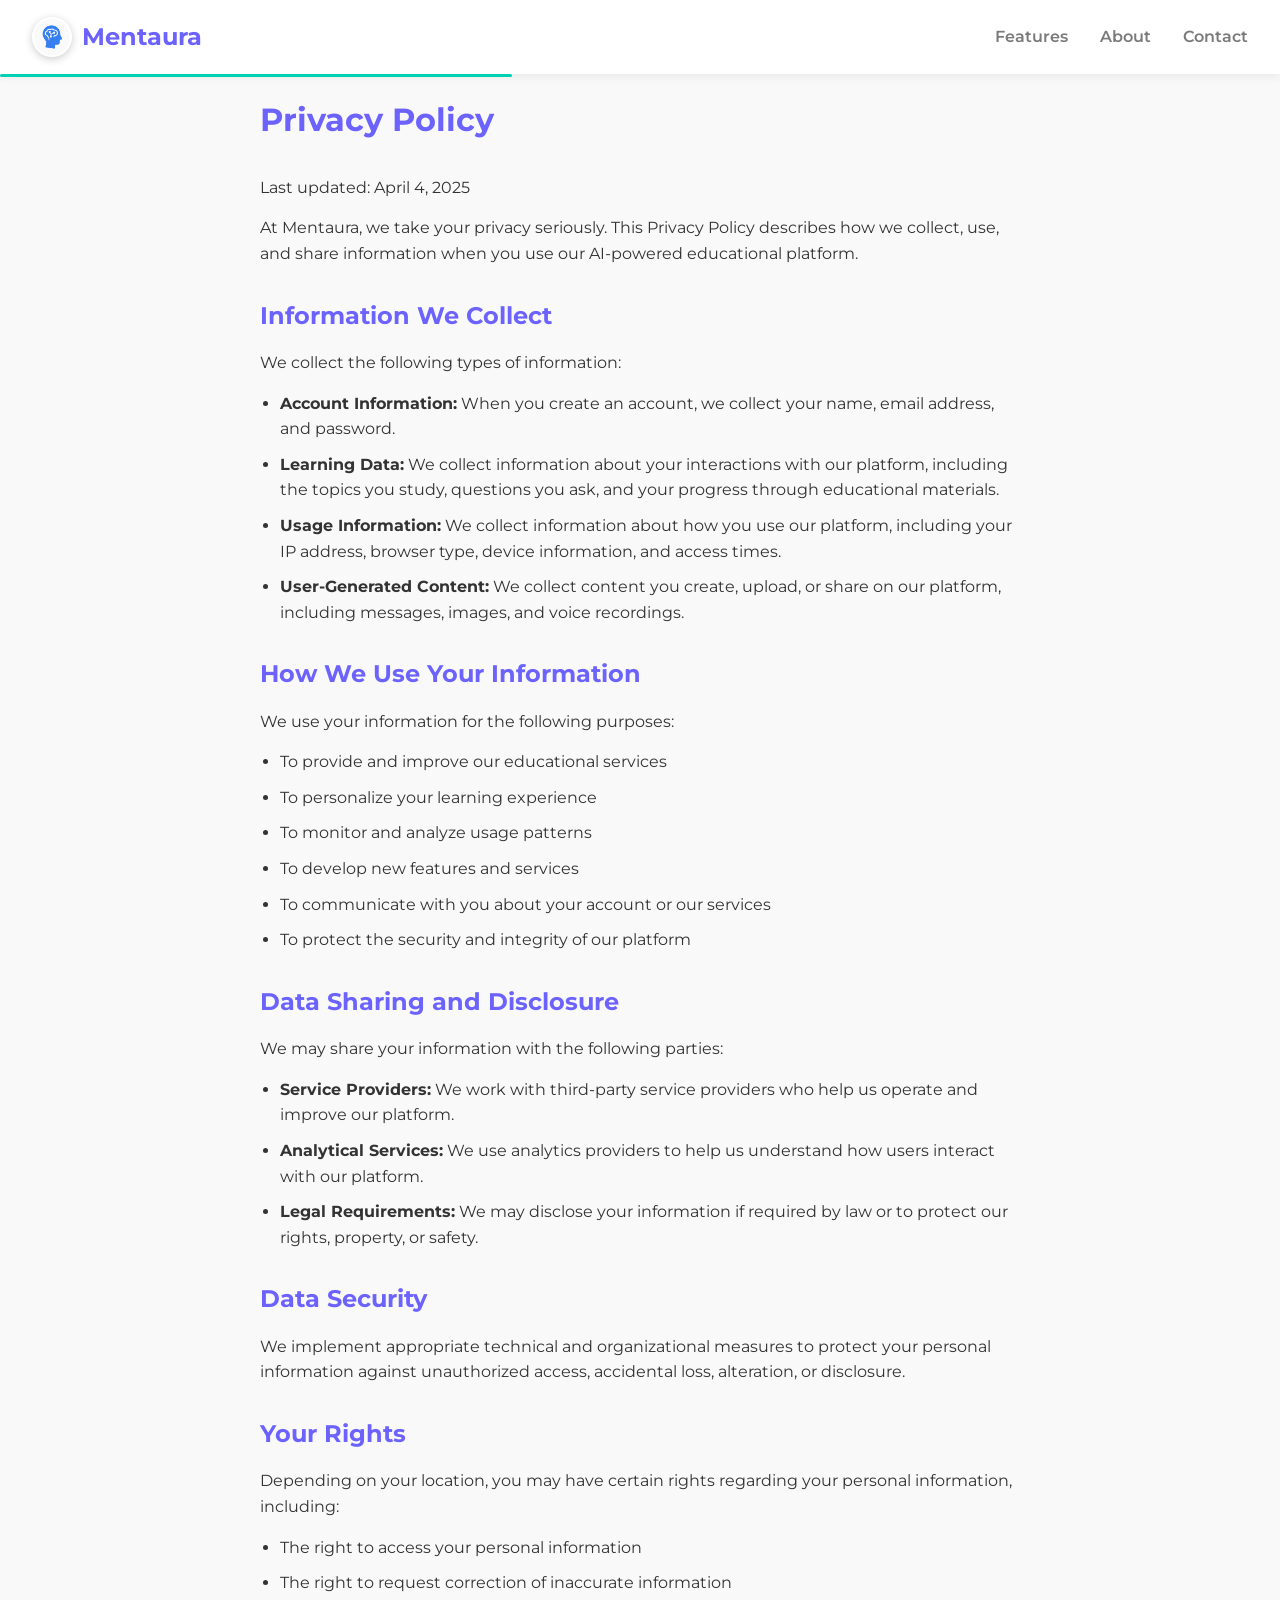
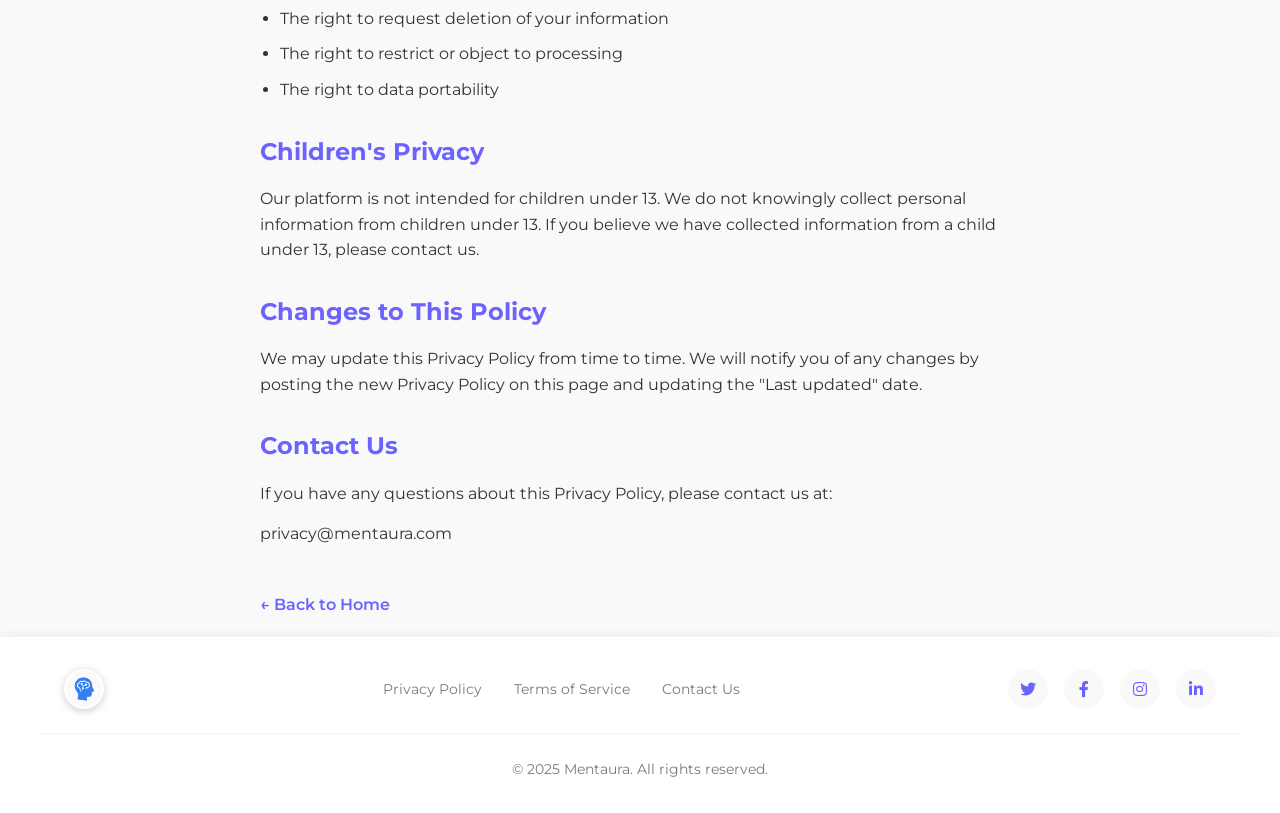
<file: privacy.html>
<!DOCTYPE html>
<html lang="en">
<head>
    <meta charset="UTF-8">
    <meta name="viewport" content="width=device-width, initial-scale=1.0">
    <title>Privacy Policy - Mentaura</title>
    <link rel="stylesheet" href="styles.css">
    <link rel="stylesheet" href="https://cdnjs.cloudflare.com/ajax/libs/font-awesome/6.0.0-beta3/css/all.min.css">
    <link href="https://fonts.googleapis.com/css2?family=Montserrat:wght@400;500;600;700;800&display=swap" rel="stylesheet">
    <link rel="icon" href="images/favicon.ico" type="image/x-icon">
    <style>
        .policy-container {
            max-width: 800px;
            margin: 0 auto;
            padding: 20px;
        }
        
        .policy-container h1 {
            color: var(--primary-color);
            margin-bottom: 30px;
        }
        
        .policy-container h2 {
            color: var(--primary-color);
            margin-top: 30px;
            margin-bottom: 15px;
        }
        
        .policy-container p {
            margin-bottom: 15px;
            line-height: 1.6;
        }
        
        .policy-container ul {
            margin-bottom: 20px;
            padding-left: 20px;
        }
        
        .policy-container li {
            margin-bottom: 10px;
            line-height: 1.6;
        }
        
        .back-to-home {
            display: inline-block;
            margin-top: 30px;
            color: var(--primary-color);
            font-weight: 600;
        }
    </style>
</head>
<body>
    <div class="landing-container">
        <header>
            <div class="logo">
                <a href="index.html">
                    <img src="images/mentaura-logo.png" alt="Mentaura Logo" id="logo-img" height="40">
                    <h1>Mentaura</h1>
                </a>
            </div>
            <nav>
                <a href="index.html#features" class="nav-link">Features</a>
                <a href="index.html#about" class="nav-link">About</a>
                <a href="index.html#contact" class="nav-link">Contact</a>
            </nav>
        </header>
        
        <main>
            <div class="policy-container">
                <h1>Privacy Policy</h1>
                
                <p>Last updated: April 4, 2025</p>
                
                <p>At Mentaura, we take your privacy seriously. This Privacy Policy describes how we collect, use, and share information when you use our AI-powered educational platform.</p>
                
                <h2>Information We Collect</h2>
                
                <p>We collect the following types of information:</p>
                
                <ul>
                    <li><strong>Account Information:</strong> When you create an account, we collect your name, email address, and password.</li>
                    <li><strong>Learning Data:</strong> We collect information about your interactions with our platform, including the topics you study, questions you ask, and your progress through educational materials.</li>
                    <li><strong>Usage Information:</strong> We collect information about how you use our platform, including your IP address, browser type, device information, and access times.</li>
                    <li><strong>User-Generated Content:</strong> We collect content you create, upload, or share on our platform, including messages, images, and voice recordings.</li>
                </ul>
                
                <h2>How We Use Your Information</h2>
                
                <p>We use your information for the following purposes:</p>
                
                <ul>
                    <li>To provide and improve our educational services</li>
                    <li>To personalize your learning experience</li>
                    <li>To monitor and analyze usage patterns</li>
                    <li>To develop new features and services</li>
                    <li>To communicate with you about your account or our services</li>
                    <li>To protect the security and integrity of our platform</li>
                </ul>
                
                <h2>Data Sharing and Disclosure</h2>
                
                <p>We may share your information with the following parties:</p>
                
                <ul>
                    <li><strong>Service Providers:</strong> We work with third-party service providers who help us operate and improve our platform.</li>
                    <li><strong>Analytical Services:</strong> We use analytics providers to help us understand how users interact with our platform.</li>
                    <li><strong>Legal Requirements:</strong> We may disclose your information if required by law or to protect our rights, property, or safety.</li>
                </ul>
                
                <h2>Data Security</h2>
                
                <p>We implement appropriate technical and organizational measures to protect your personal information against unauthorized access, accidental loss, alteration, or disclosure.</p>
                
                <h2>Your Rights</h2>
                
                <p>Depending on your location, you may have certain rights regarding your personal information, including:</p>
                
                <ul>
                    <li>The right to access your personal information</li>
                    <li>The right to request correction of inaccurate information</li>
                    <li>The right to request deletion of your information</li>
                    <li>The right to restrict or object to processing</li>
                    <li>The right to data portability</li>
                </ul>
                
                <h2>Children's Privacy</h2>
                
                <p>Our platform is not intended for children under 13. We do not knowingly collect personal information from children under 13. If you believe we have collected information from a child under 13, please contact us.</p>
                
                <h2>Changes to This Policy</h2>
                
                <p>We may update this Privacy Policy from time to time. We will notify you of any changes by posting the new Privacy Policy on this page and updating the "Last updated" date.</p>
                
                <h2>Contact Us</h2>
                
                <p>If you have any questions about this Privacy Policy, please contact us at:</p>
                
                <p>privacy@mentaura.com</p>
                
                <a href="index.html" class="back-to-home">← Back to Home</a>
            </div>
        </main>
        
        <footer>
            <div class="footer-content">
                <div class="logo">
                    <img src="images/mentaura-logo.png" alt="Mentaura Logo" height="30">
                </div>
                <div class="footer-links">
                    <a href="privacy.html">Privacy Policy</a>
                    <a href="terms.html">Terms of Service</a>
                    <a href="index.html#contact">Contact Us</a>
                </div>
                <div class="social-icons">
                    <a href="#"><i class="fab fa-twitter"></i></a>
                    <a href="#"><i class="fab fa-facebook-f"></i></a>
                    <a href="#"><i class="fab fa-instagram"></i></a>
                    <a href="#"><i class="fab fa-linkedin-in"></i></a>
                </div>
            </div>
            <div class="copyright">
                &copy; 2025 Mentaura. All rights reserved.
            </div>
        </footer>
    </div>
    
    <script src="app.js"></script>
</body>
</html>
</file>
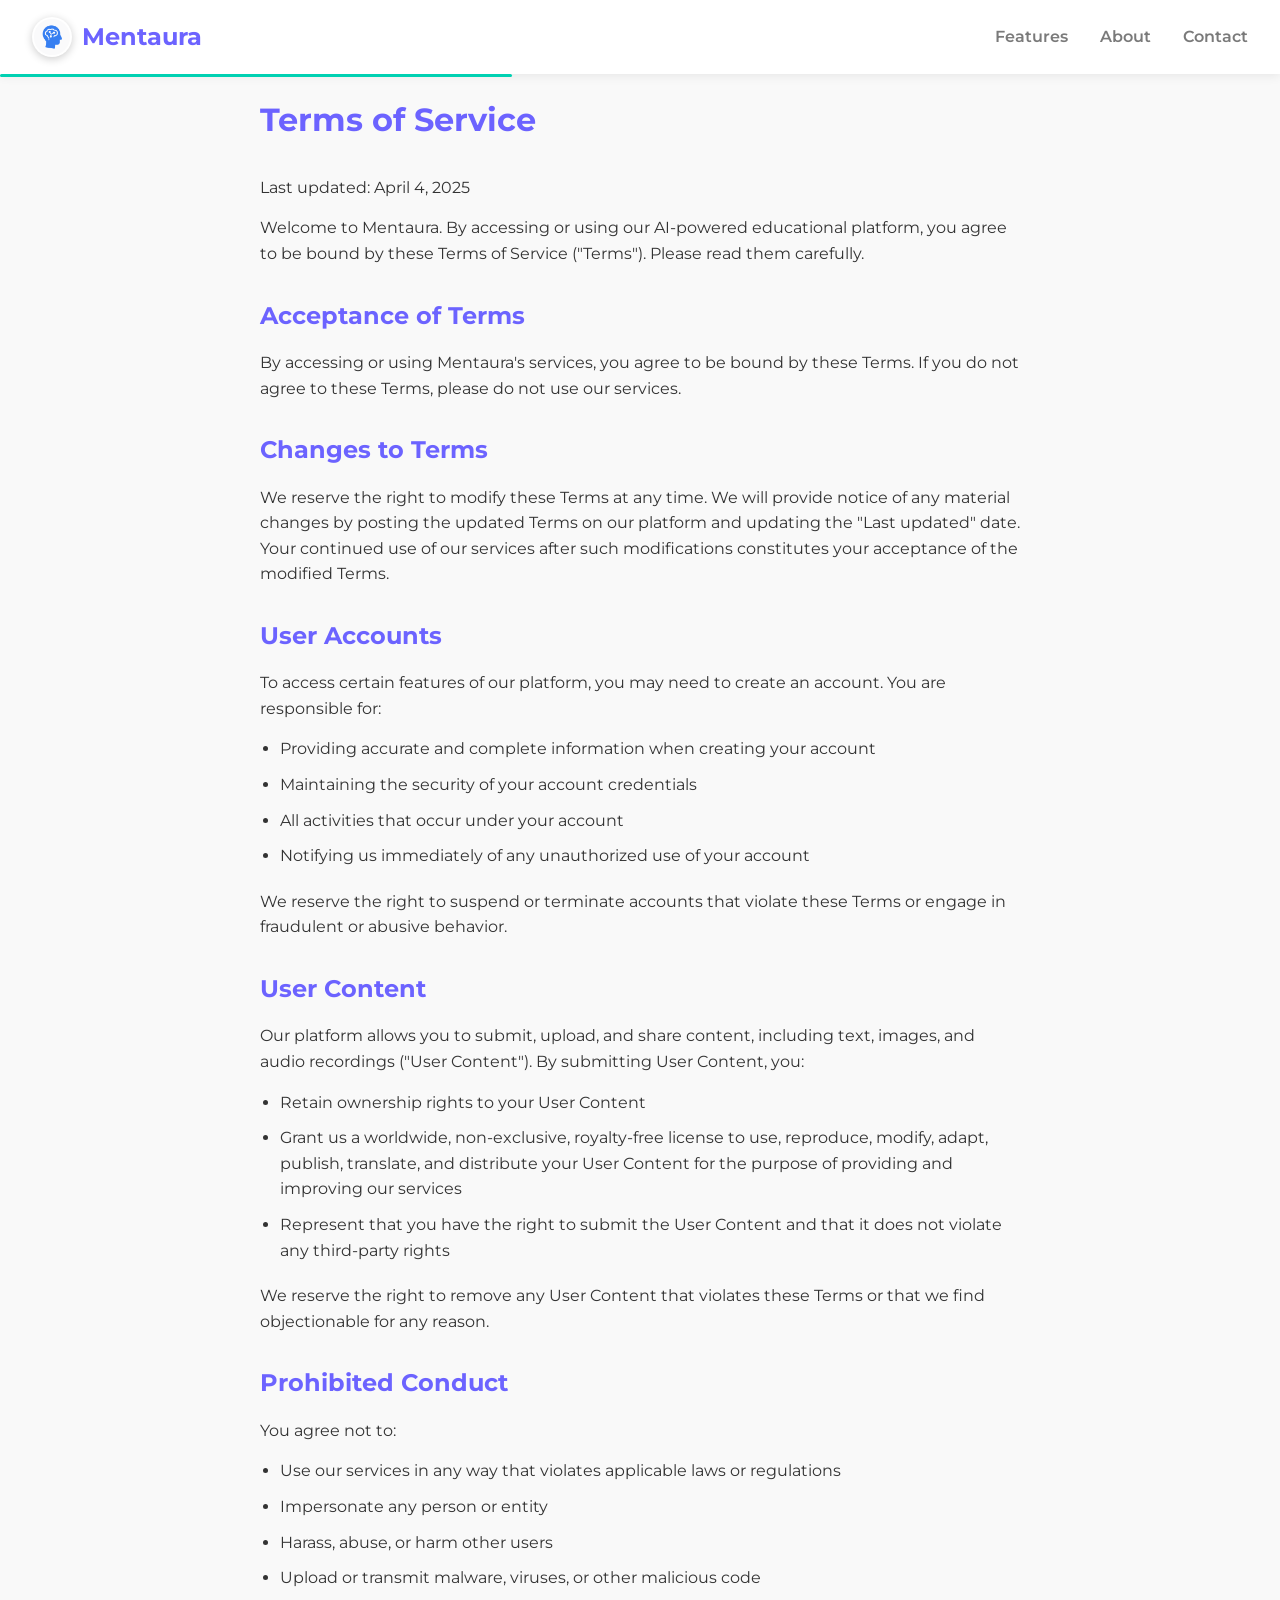
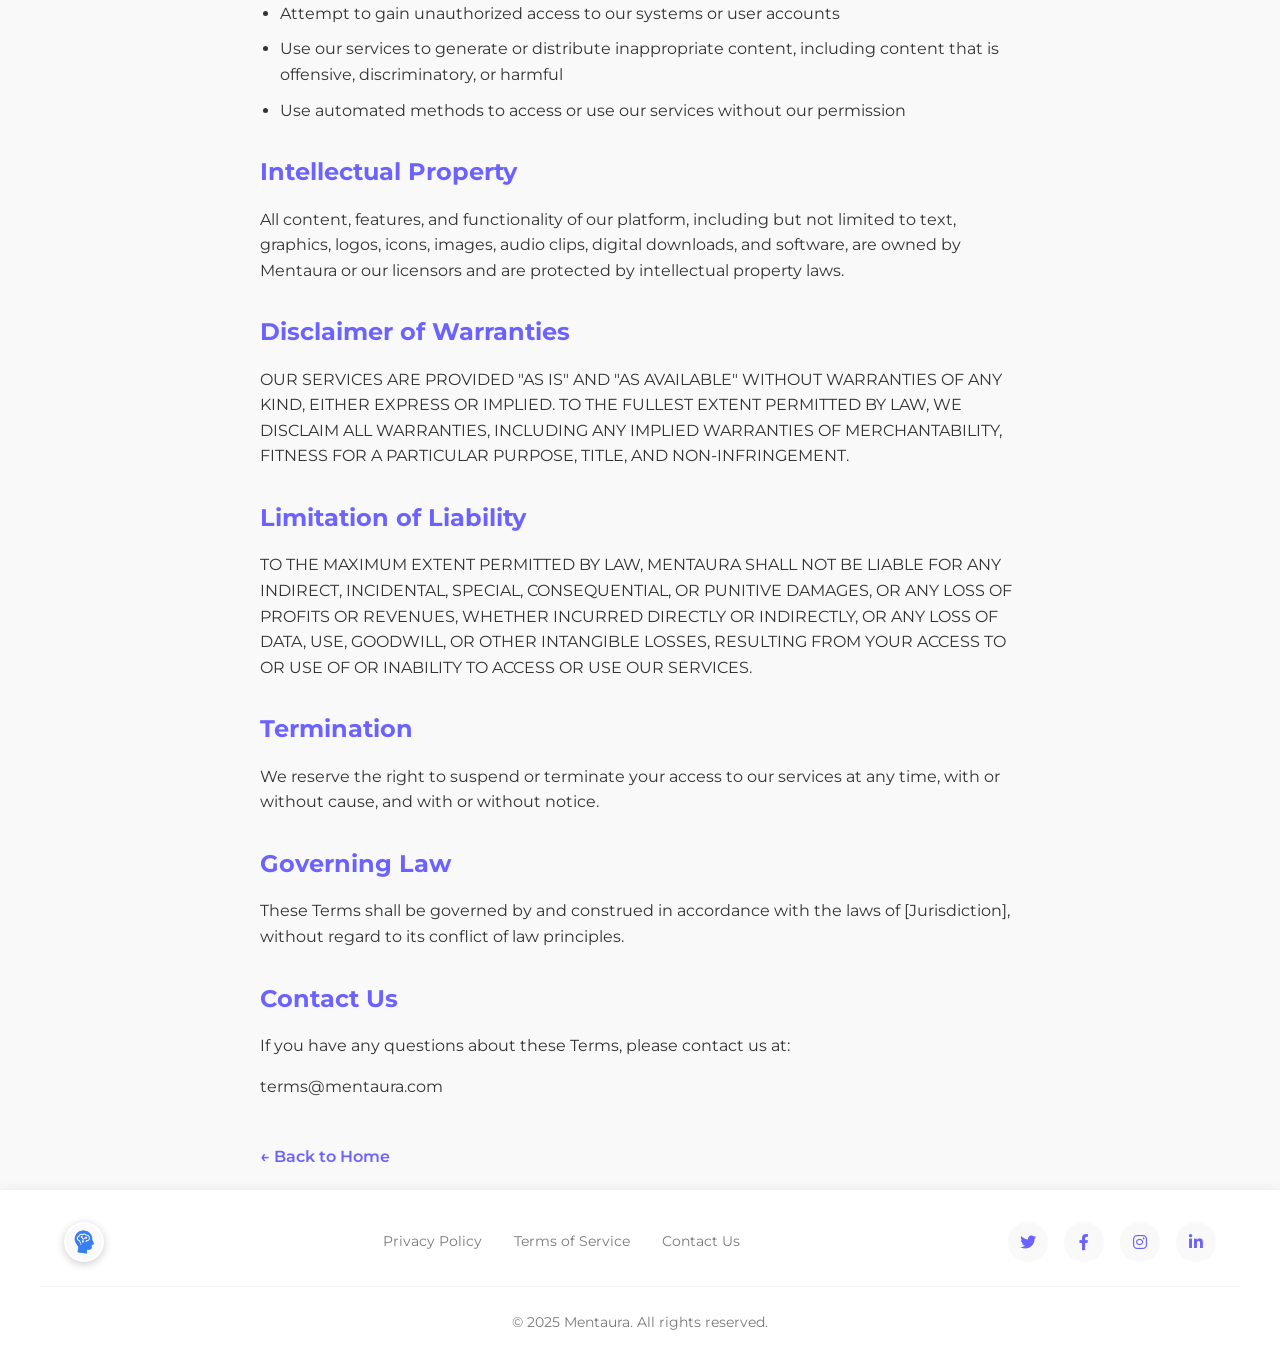
<file: terms.html>
<!DOCTYPE html>
<html lang="en">
<head>
    <meta charset="UTF-8">
    <meta name="viewport" content="width=device-width, initial-scale=1.0">
    <title>Terms of Service - Mentaura</title>
    <link rel="stylesheet" href="styles.css">
    <link rel="stylesheet" href="https://cdnjs.cloudflare.com/ajax/libs/font-awesome/6.0.0-beta3/css/all.min.css">
    <link href="https://fonts.googleapis.com/css2?family=Montserrat:wght@400;500;600;700;800&display=swap" rel="stylesheet">
    <link rel="icon" href="images/favicon.ico" type="image/x-icon">
    <style>
        .policy-container {
            max-width: 800px;
            margin: 0 auto;
            padding: 20px;
        }
        
        .policy-container h1 {
            color: var(--primary-color);
            margin-bottom: 30px;
        }
        
        .policy-container h2 {
            color: var(--primary-color);
            margin-top: 30px;
            margin-bottom: 15px;
        }
        
        .policy-container p {
            margin-bottom: 15px;
            line-height: 1.6;
        }
        
        .policy-container ul {
            margin-bottom: 20px;
            padding-left: 20px;
        }
        
        .policy-container li {
            margin-bottom: 10px;
            line-height: 1.6;
        }
        
        .back-to-home {
            display: inline-block;
            margin-top: 30px;
            color: var(--primary-color);
            font-weight: 600;
        }
    </style>
</head>
<body>
    <div class="landing-container">
        <header>
            <div class="logo">
                <a href="index.html">
                    <img src="images/mentaura-logo.png" alt="Mentaura Logo" id="logo-img" height="40">
                    <h1>Mentaura</h1>
                </a>
            </div>
            <nav>
                <a href="index.html#features" class="nav-link">Features</a>
                <a href="index.html#about" class="nav-link">About</a>
                <a href="index.html#contact" class="nav-link">Contact</a>
            </nav>
        </header>
        
        <main>
            <div class="policy-container">
                <h1>Terms of Service</h1>
                
                <p>Last updated: April 4, 2025</p>
                
                <p>Welcome to Mentaura. By accessing or using our AI-powered educational platform, you agree to be bound by these Terms of Service ("Terms"). Please read them carefully.</p>
                
                <h2>Acceptance of Terms</h2>
                
                <p>By accessing or using Mentaura's services, you agree to be bound by these Terms. If you do not agree to these Terms, please do not use our services.</p>
                
                <h2>Changes to Terms</h2>
                
                <p>We reserve the right to modify these Terms at any time. We will provide notice of any material changes by posting the updated Terms on our platform and updating the "Last updated" date. Your continued use of our services after such modifications constitutes your acceptance of the modified Terms.</p>
                
                <h2>User Accounts</h2>
                
                <p>To access certain features of our platform, you may need to create an account. You are responsible for:</p>
                
                <ul>
                    <li>Providing accurate and complete information when creating your account</li>
                    <li>Maintaining the security of your account credentials</li>
                    <li>All activities that occur under your account</li>
                    <li>Notifying us immediately of any unauthorized use of your account</li>
                </ul>
                
                <p>We reserve the right to suspend or terminate accounts that violate these Terms or engage in fraudulent or abusive behavior.</p>
                
                <h2>User Content</h2>
                
                <p>Our platform allows you to submit, upload, and share content, including text, images, and audio recordings ("User Content"). By submitting User Content, you:</p>
                
                <ul>
                    <li>Retain ownership rights to your User Content</li>
                    <li>Grant us a worldwide, non-exclusive, royalty-free license to use, reproduce, modify, adapt, publish, translate, and distribute your User Content for the purpose of providing and improving our services</li>
                    <li>Represent that you have the right to submit the User Content and that it does not violate any third-party rights</li>
                </ul>
                
                <p>We reserve the right to remove any User Content that violates these Terms or that we find objectionable for any reason.</p>
                
                <h2>Prohibited Conduct</h2>
                
                <p>You agree not to:</p>
                
                <ul>
                    <li>Use our services in any way that violates applicable laws or regulations</li>
                    <li>Impersonate any person or entity</li>
                    <li>Harass, abuse, or harm other users</li>
                    <li>Upload or transmit malware, viruses, or other malicious code</li>
                    <li>Attempt to gain unauthorized access to our systems or user accounts</li>
                    <li>Use our services to generate or distribute inappropriate content, including content that is offensive, discriminatory, or harmful</li>
                    <li>Use automated methods to access or use our services without our permission</li>
                </ul>
                
                <h2>Intellectual Property</h2>
                
                <p>All content, features, and functionality of our platform, including but not limited to text, graphics, logos, icons, images, audio clips, digital downloads, and software, are owned by Mentaura or our licensors and are protected by intellectual property laws.</p>
                
                <h2>Disclaimer of Warranties</h2>
                
                <p>OUR SERVICES ARE PROVIDED "AS IS" AND "AS AVAILABLE" WITHOUT WARRANTIES OF ANY KIND, EITHER EXPRESS OR IMPLIED. TO THE FULLEST EXTENT PERMITTED BY LAW, WE DISCLAIM ALL WARRANTIES, INCLUDING ANY IMPLIED WARRANTIES OF MERCHANTABILITY, FITNESS FOR A PARTICULAR PURPOSE, TITLE, AND NON-INFRINGEMENT.</p>
                
                <h2>Limitation of Liability</h2>
                
                <p>TO THE MAXIMUM EXTENT PERMITTED BY LAW, MENTAURA SHALL NOT BE LIABLE FOR ANY INDIRECT, INCIDENTAL, SPECIAL, CONSEQUENTIAL, OR PUNITIVE DAMAGES, OR ANY LOSS OF PROFITS OR REVENUES, WHETHER INCURRED DIRECTLY OR INDIRECTLY, OR ANY LOSS OF DATA, USE, GOODWILL, OR OTHER INTANGIBLE LOSSES, RESULTING FROM YOUR ACCESS TO OR USE OF OR INABILITY TO ACCESS OR USE OUR SERVICES.</p>
                
                <h2>Termination</h2>
                
                <p>We reserve the right to suspend or terminate your access to our services at any time, with or without cause, and with or without notice.</p>
                
                <h2>Governing Law</h2>
                
                <p>These Terms shall be governed by and construed in accordance with the laws of [Jurisdiction], without regard to its conflict of law principles.</p>
                
                <h2>Contact Us</h2>
                
                <p>If you have any questions about these Terms, please contact us at:</p>
                
                <p>terms@mentaura.com</p>
                
                <a href="index.html" class="back-to-home">← Back to Home</a>
            </div>
        </main>
        
        <footer>
            <div class="footer-content">
                <div class="logo">
                    <img src="images/mentaura-logo.png" alt="Mentaura Logo" height="30">
                </div>
                <div class="footer-links">
                    <a href="privacy.html">Privacy Policy</a>
                    <a href="terms.html">Terms of Service</a>
                    <a href="index.html#contact">Contact Us</a>
                </div>
                <div class="social-icons">
                    <a href="#"><i class="fab fa-twitter"></i></a>
                    <a href="#"><i class="fab fa-facebook-f"></i></a>
                    <a href="#"><i class="fab fa-instagram"></i></a>
                    <a href="#"><i class="fab fa-linkedin-in"></i></a>
                </div>
            </div>
            <div class="copyright">
                &copy; 2025 Mentaura. All rights reserved.
            </div>
        </footer>
    </div>
    
    <script src="app.js"></script>
</body>
</html>
</file>
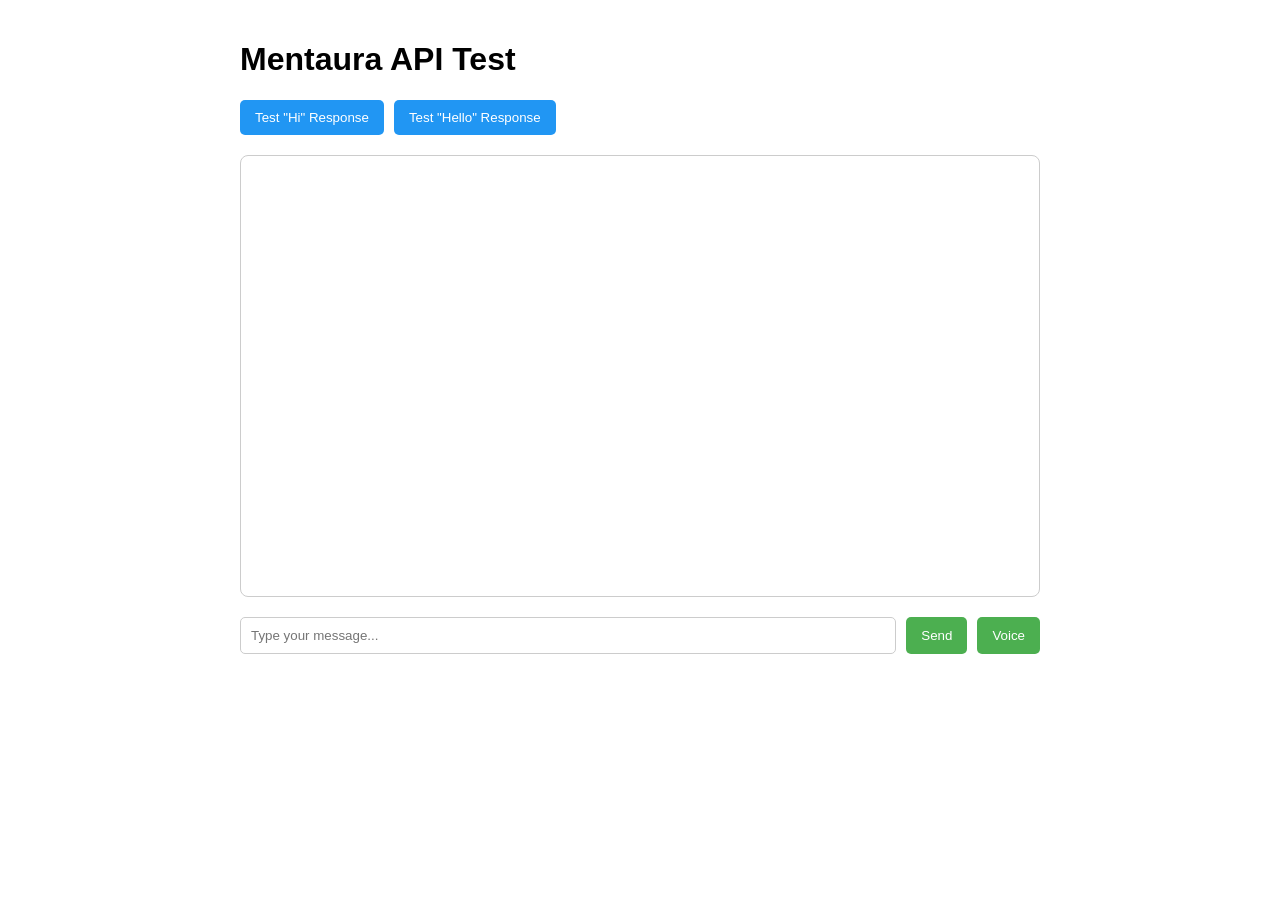
<file: test.html>
<!DOCTYPE html>
<html lang="en">
<head>
    <meta charset="UTF-8">
    <meta name="viewport" content="width=device-width, initial-scale=1.0">
    <title>Mentaura Test</title>
    <style>
        body {
            font-family: Arial, sans-serif;
            max-width: 800px;
            margin: 0 auto;
            padding: 20px;
        }
        .chat-container {
            border: 1px solid #ccc;
            border-radius: 8px;
            padding: 20px;
            height: 400px;
            overflow-y: auto;
            margin-bottom: 20px;
        }
        .user-message {
            background-color: #e1f5fe;
            padding: 10px;
            border-radius: 5px;
            margin-bottom: 10px;
            max-width: 70%;
            margin-left: auto;
        }
        .ai-message {
            background-color: #f1f1f1;
            padding: 10px;
            border-radius: 5px;
            margin-bottom: 10px;
            max-width: 70%;
        }
        .input-container {
            display: flex;
            gap: 10px;
        }
        input {
            flex: 1;
            padding: 10px;
            border: 1px solid #ccc;
            border-radius: 5px;
        }
        button {
            padding: 10px 15px;
            background-color: #4CAF50;
            color: white;
            border: none;
            border-radius: 5px;
            cursor: pointer;
        }
        .test-buttons {
            display: flex;
            gap: 10px;
            margin-bottom: 20px;
        }
        .test-buttons button {
            background-color: #2196F3;
        }
    </style>
</head>
<body>
    <h1>Mentaura API Test</h1>
    
    <div class="test-buttons">
        <button id="testHi">Test "Hi" Response</button>
        <button id="testHello">Test "Hello" Response</button>
    </div>

    <div class="chat-container" id="chat-container"></div>

    <div class="input-container">
        <input type="text" id="user-input" placeholder="Type your message...">
        <button id="send-button">Send</button>
        <button id="voice-button">Voice</button>
    </div>

    <script>
        document.addEventListener('DOMContentLoaded', function() {
            const chatContainer = document.getElementById('chat-container');
            const userInput = document.getElementById('user-input');
            const sendButton = document.getElementById('send-button');
            const voiceButton = document.getElementById('voice-button');
            const testHiButton = document.getElementById('testHi');
            const testHelloButton = document.getElementById('testHello');

            // Function to add a message to the chat
            function addMessage(text, sender) {
                const messageDiv = document.createElement('div');
                messageDiv.className = sender === 'user' ? 'user-message' : 'ai-message';
                messageDiv.textContent = text;
                chatContainer.appendChild(messageDiv);
                chatContainer.scrollTop = chatContainer.scrollHeight;
            }

            // Function to handle API response
            async function processMessage(message) {
                addMessage(message, 'user');
                
                try {
                    // Send the message to the Mentaura API
                    const response = await fetch('http://localhost:5000/process_input', {
                        method: 'POST',
                        headers: {
                            'Content-Type': 'application/json'
                        },
                        body: JSON.stringify({ text: message })
                    });
                    
                    const data = await response.json();
                    console.log('API Response:', data);
                    
                    // If we have text, display it
                    if (data.text) {
                        addMessage(data.text, 'ai');
                    }
                    
                    // If we have audio, play it
                    if (data.audio) {
                        const audio = new Audio(`data:audio/mp3;base64,${data.audio}`);
                        audio.play();
                    }
                } catch (error) {
                    console.error('Error:', error);
                    addMessage('Error communicating with the API. Please try again.', 'ai');
                }
                
                // Clear the input field
                userInput.value = '';
            }

            // Event listener for the send button
            sendButton.addEventListener('click', function() {
                const message = userInput.value.trim();
                if (message) {
                    processMessage(message);
                }
            });

            // Event listener for the Enter key
            userInput.addEventListener('keypress', function(e) {
                if (e.key === 'Enter') {
                    const message = userInput.value.trim();
                    if (message) {
                        processMessage(message);
                    }
                }
            });

            // Test buttons
            testHiButton.addEventListener('click', function() {
                processMessage('hi');
            });

            testHelloButton.addEventListener('click', function() {
                processMessage('hello');
            });
        });
    </script>
</body>
</html>
</file>
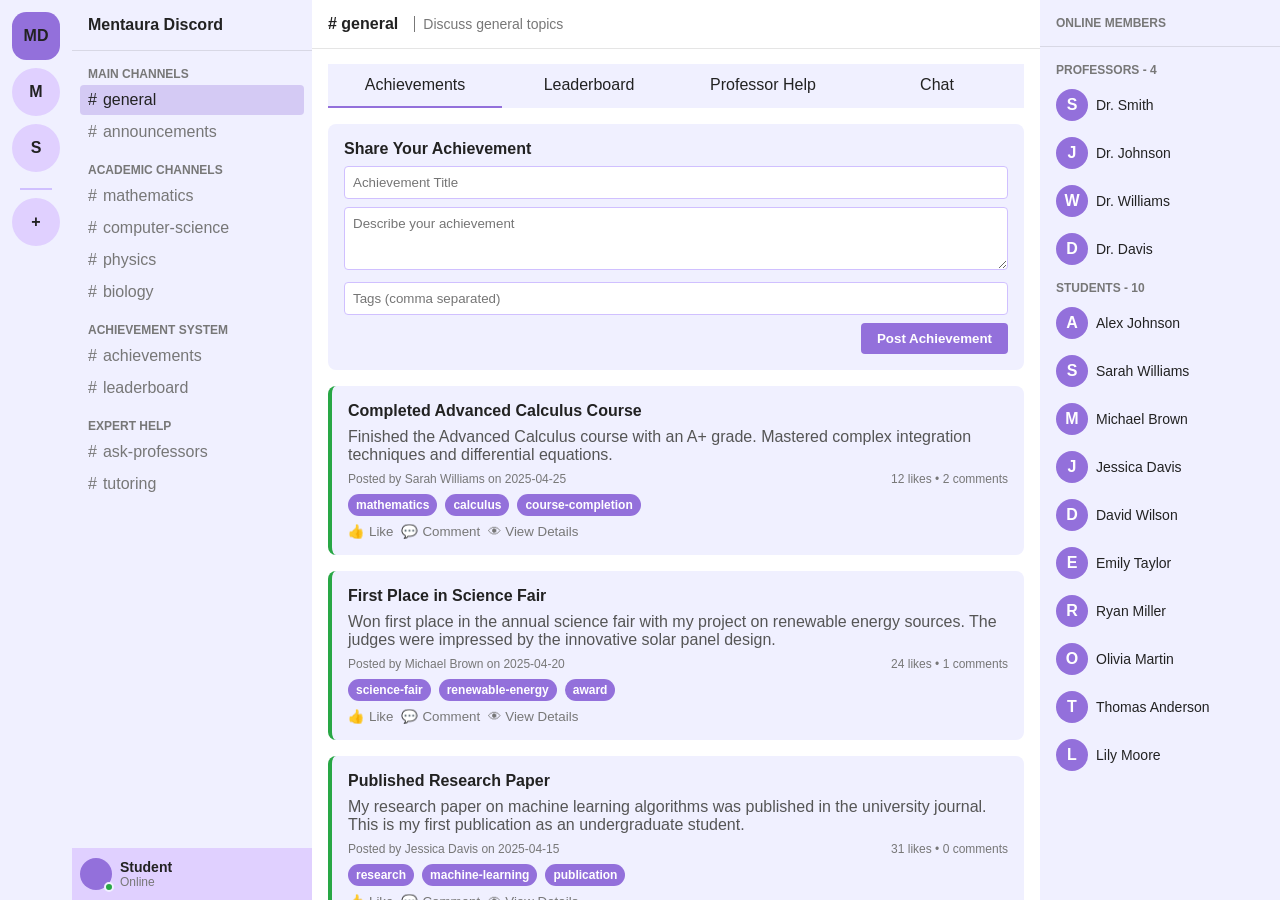
<file: discord/discord.html>
<!DOCTYPE html>
<html lang="en">
<head>
    <meta charset="UTF-8">
    <meta name="viewport" content="width=device-width, initial-scale=1.0">
    <title>Mentaura Discord - Student Achievement Platform</title>
    <style>
        :root {
            --white-bg: #FFFFFF;
            --light-lavender: #F0F0FF;
            --medium-lavender: #E0D0FF;
            --dark-lavender: #D0C0FF;
            --text-dark: #222222;
            --text-light: #555555;
            --accent: #9370DB;
            --accent-hover: #7B68EE;
            --success: #28A745;
            --danger: #DC3545;
            --warning: #FFC107;
            --channel: #777777;
            --online: #28A745;
        }
        
        * {
            margin: 0;
            padding: 0;
            box-sizing: border-box;
            font-family: 'Whitney', 'Helvetica Neue', Helvetica, Arial, sans-serif;
        }
        
        body {
            background-color: var(--white-bg);
            color: var(--text-dark);
            display: flex;
            height: 100vh;
            overflow: hidden;
        }
        
        .server-list {
            background-color: var(--light-lavender);
            width: 72px;
            height: 100vh;
            padding: 12px 0;
            display: flex;
            flex-direction: column;
            align-items: center;
            overflow-y: auto;
        }
        
        .server-icon {
            width: 48px;
            height: 48px;
            border-radius: 50%;
            background-color: var(--medium-lavender);
            margin-bottom: 8px;
            display: flex;
            align-items: center;
            justify-content: center;
            color: var(--text-dark);
            font-weight: bold;
            cursor: pointer;
            transition: border-radius 0.2s ease, background-color 0.2s ease;
        }
        
        .server-icon:hover {
            border-radius: 30%;
            background-color: var(--accent);
        }
        
        .server-icon.active {
            border-radius: 30%;
            background-color: var(--accent);
        }
        
        .separator {
            width: 32px;
            height: 2px;
            background-color: var(--dark-lavender);
            margin: 8px 0;
        }
        
        .channels {
            background-color: var(--light-lavender);
            width: 240px;
            height: 100vh;
            display: flex;
            flex-direction: column;
        }
        
        .server-header {
            padding: 16px;
            border-bottom: 1px solid rgba(0, 0, 0, 0.1);
            font-weight: bold;
            font-size: 16px;
            color: var(--text-dark);
        }
        
        .channel-list {
            flex: 1;
            overflow-y: auto;
            padding: 0 8px;
        }
        
        .channel-category {
            text-transform: uppercase;
            font-size: 12px;
            font-weight: 600;
            color: var(--channel);
            margin: 16px 0 4px 8px;
        }
        
        .channel {
            display: flex;
            align-items: center;
            padding: 6px 8px;
            border-radius: 4px;
            margin-bottom: 2px;
            cursor: pointer;
            color: var(--channel);
        }
        
        .channel:hover {
            background-color: rgba(147, 112, 219, 0.2);
            color: var(--text-dark);
        }
        
        .channel.active {
            background-color: rgba(147, 112, 219, 0.3);
            color: var(--text-dark);
        }
        
        .channel-icon {
            margin-right: 6px;
        }
        
        .user-controls {
            height: 52px;
            background-color: var(--medium-lavender);
            display: flex;
            align-items: center;
            padding: 0 8px;
        }
        
        .user-avatar {
            width: 32px;
            height: 32px;
            border-radius: 50%;
            background-color: var(--accent);
            margin-right: 8px;
            position: relative;
        }
        
        .status-indicator {
            position: absolute;
            right: -2px;
            bottom: -2px;
            width: 10px;
            height: 10px;
            border-radius: 50%;
            background-color: var(--online);
            border: 2px solid var(--light-lavender);
        }
        
        .user-info {
            flex: 1;
        }
        
        .username {
            font-size: 14px;
            font-weight: 600;
        }
        
        .user-status {
            font-size: 12px;
            color: var(--channel);
        }
        
        .main-content {
            flex: 1;
            display: flex;
            flex-direction: column;
            position: relative;
        }
        
        .channel-header {
            height: 48px;
            padding: 0 16px;
            display: flex;
            align-items: center;
            box-shadow: 0 1px 0 rgba(0, 0, 0, 0.1);
            z-index: 1;
            background-color: var(--white-bg);
        }
        
        .channel-name {
            font-weight: bold;
            margin-right: 8px;
        }
        
        .channel-topic {
            color: var(--channel);
            font-size: 14px;
            border-left: 1px solid var(--channel);
            padding-left: 8px;
            margin-left: 8px;
        }
        
        .chat-area {
            flex: 1;
            overflow-y: auto;
            padding: 16px;
            display: flex;
            flex-direction: column;
            background-color: var(--white-bg);
        }
        
        .message {
            display: flex;
            margin-bottom: 16px;
            animation: fadeIn 0.3s ease;
        }
        
        @keyframes fadeIn {
            from { opacity: 0; transform: translateY(10px); }
            to { opacity: 1; transform: translateY(0); }
        }
        
        .message-avatar {
            width: 40px;
            height: 40px;
            border-radius: 50%;
            background-color: var(--accent);
            margin-right: 16px;
            display: flex;
            align-items: center;
            justify-content: center;
            color: var(--white-bg);
            font-weight: bold;
        }
        
        .message-content {
            flex: 1;
        }
        
        .message-header {
            display: flex;
            align-items: baseline;
            margin-bottom: 4px;
        }
        
        .message-author {
            font-weight: bold;
            margin-right: 8px;
        }
        
        .message-time {
            font-size: 12px;
            color: var(--channel);
        }
        
        .message-text {
            line-height: 1.4;
        }
        
        .message-input-container {
            padding: 0 16px 24px;
            position: relative;
        }
        
        .message-input {
            background-color: var(--light-lavender);
            border-radius: 8px;
            padding: 12px 48px 12px 12px;
            color: var(--text-dark);
            border: none;
            width: 100%;
            font-size: 16px;
            outline: none;
            resize: none;
        }
        
        .message-input::placeholder {
            color: var(--channel);
        }
        
        .send-button {
            position: absolute;
            right: 24px;
            bottom: 32px;
            background-color: var(--accent);
            border: none;
            color: var(--white-bg);
            padding: 8px;
            border-radius: 50%;
            cursor: pointer;
            display: flex;
            align-items: center;
            justify-content: center;
        }
        
        .send-button:hover {
            background-color: var(--accent-hover);
        }
        
        .right-sidebar {
            width: 240px;
            background-color: var(--light-lavender);
            height: 100vh;
            overflow-y: auto;
        }
        
        .sidebar-header {
            padding: 16px;
            border-bottom: 1px solid rgba(0, 0, 0, 0.1);
            font-weight: bold;
            font-size: 12px;
            text-transform: uppercase;
            color: var(--channel);
        }
        
        .member-list {
            padding: 8px;
        }
        
        .member-category {
            margin: 8px 0 4px 8px;
            font-size: 12px;
            font-weight: 600;
            color: var(--channel);
            text-transform: uppercase;
        }
        
        .member {
            display: flex;
            align-items: center;
            padding: 8px;
            border-radius: 4px;
            cursor: pointer;
        }
        
        .member:hover {
            background-color: rgba(147, 112, 219, 0.2);
        }
        
        .member-avatar {
            width: 32px;
            height: 32px;
            border-radius: 50%;
            background-color: var(--accent);
            margin-right: 8px;
            position: relative;
            display: flex;
            align-items: center;
            justify-content: center;
            color: var(--white-bg);
            font-weight: bold;
        }
        
        .member-name {
            font-size: 14px;
            color: var(--text-dark);
        }
        
        .button {
            background-color: var(--accent);
            color: var(--white-bg);
            border: none;
            padding: 8px 16px;
            border-radius: 4px;
            font-weight: bold;
            cursor: pointer;
            transition: background-color 0.2s ease;
        }
        
        .button:hover {
            background-color: var(--accent-hover);
        }
        
        .achievement-form {
            background-color: var(--light-lavender);
            border-radius: 8px;
            padding: 16px;
            margin-bottom: 16px;
        }
        
        .form-title {
            font-weight: bold;
            margin-bottom: 8px;
        }
        
        .form-input {
            width: 100%;
            background-color: var(--white-bg);
            border: 1px solid var(--dark-lavender);
            padding: 8px;
            border-radius: 4px;
            color: var(--text-dark);
            margin-bottom: 8px;
        }
        
        .form-actions {
            display: flex;
            justify-content: flex-end;
        }
        
        .leaderboard {
            background-color: var(--light-lavender);
            border-radius: 8px;
            padding: 16px;
            margin-bottom: 16px;
        }
        
        .leaderboard-item {
            display: flex;
            align-items: center;
            margin-bottom: 8px;
            padding: 8px;
            border-radius: 4px;
            background-color: var(--white-bg);
        }
        
        .leaderboard-rank {
            width: 24px;
            height: 24px;
            border-radius: 50%;
            background-color: var(--accent);
            color: var(--white-bg);
            display: flex;
            align-items: center;
            justify-content: center;
            font-weight: bold;
            margin-right: 8px;
        }
        
        .leaderboard-rank.gold {
            background-color: #FFD700;
        }
        
        .leaderboard-rank.silver {
            background-color: #C0C0C0;
        }
        
        .leaderboard-rank.bronze {
            background-color: #CD7F32;
        }
        
        .leaderboard-name {
            flex: 1;
            font-weight: bold;
        }
        
        .leaderboard-score {
            font-weight: bold;
            color: var(--success);
        }
        
        .tab-container {
            display: flex;
            margin-bottom: 16px;
        }
        
        .tab {
            flex: 1;
            text-align: center;
            padding: 12px;
            background-color: var(--light-lavender);
            cursor: pointer;
            border-bottom: 2px solid transparent;
        }
        
        .tab.active {
            border-bottom: 2px solid var(--accent);
            color: var(--text-dark);
        }
        
        .content-area {
            display: none;
        }
        
        .content-area.active {
            display: block;
        }
        
        .badge {
            display: inline-block;
            padding: 4px 8px;
            border-radius: 12px;
            background-color: var(--accent);
            color: var(--white-bg);
            font-size: 12px;
            font-weight: bold;
            margin-right: 4px;
        }
        
        .achievement-card {
            background-color: var(--light-lavender);
            border-radius: 8px;
            padding: 16px;
            margin-bottom: 16px;
            border-left: 4px solid var(--success);
        }
        
        .achievement-title {
            font-weight: bold;
            margin-bottom: 8px;
        }
        
        .achievement-details {
            color: var(--text-light);
            margin-bottom: 8px;
        }
        
        .achievement-footer {
            display: flex;
            justify-content: space-between;
            align-items: center;
            font-size: 12px;
            color: var(--channel);
        }
        
        .achievement-tags {
            display: flex;
            flex-wrap: wrap;
            gap: 4px;
            margin-top: 8px;
        }
        
        .achievement-actions {
            display: flex;
            gap: 8px;
            margin-top: 8px;
        }
        
        .action-button {
            background-color: transparent;
            border: none;
            color: var(--channel);
            cursor: pointer;
            display: flex;
            align-items: center;
            gap: 4px;
        }
        
        .action-button:hover {
            color: var(--text-dark);
        }
        
        .comment-section {
            margin-top: 16px;
            padding-top: 8px;
            border-top: 1px solid var(--dark-lavender);
        }
        
        .comment-input {
            width: 100%;
            background-color: var(--white-bg);
            border: 1px solid var(--dark-lavender);
            padding: 8px;
            border-radius: 4px;
            color: var(--text-dark);
            margin-bottom: 8px;
            resize: none;
        }
        
        .comment-list {
            max-height: 200px;
            overflow-y: auto;
        }
        
        .comment {
            display: flex;
            margin-bottom: 8px;
        }
        
        .comment-avatar {
            width: 24px;
            height: 24px;
            border-radius: 50%;
            background-color: var(--accent);
            margin-right: 8px;
            display: flex;
            align-items: center;
            justify-content: center;
            color: var(--white-bg);
            font-size: 12px;
        }
        
        .comment-content {
            flex: 1;
        }
        
        .comment-author {
            font-weight: bold;
            font-size: 12px;
            margin-bottom: 4px;
        }
        
        .comment-text {
            font-size: 14px;
            color: var(--text-light);
        }
        
        .modal-overlay {
            position: fixed;
            top: 0;
            left: 0;
            right: 0;
            bottom: 0;
            background-color: rgba(0, 0, 0, 0.7);
            display: flex;
            align-items: center;
            justify-content: center;
            z-index: 1000;
            opacity: 0;
            visibility: hidden;
            transition: opacity 0.3s ease, visibility 0.3s ease;
        }
        
        .modal-overlay.active {
            opacity: 1;
            visibility: visible;
        }
        
        .modal {
            background-color: var(--white-bg);
            border-radius: 8px;
            width: 500px;
            max-width: 90%;
            max-height: 90vh;
            overflow-y: auto;
        }
        
        .modal-header {
            padding: 16px;
            border-bottom: 1px solid rgba(0, 0, 0, 0.1);
            display: flex;
            justify-content: space-between;
            align-items: center;
        }
        
        .modal-title {
            font-weight: bold;
            font-size: 18px;
        }
        
        .modal-close {
            background: none;
            border: none;
            color: var(--channel);
            cursor: pointer;
            font-size: 20px;
        }
        
        .modal-close:hover {
            color: var(--text-dark);
        }
        
        .modal-body {
            padding: 16px;
        }
        
        .modal-footer {
            padding: 16px;
            border-top: 1px solid rgba(0, 0, 0, 0.1);
            display: flex;
            justify-content: flex-end;
            gap: 8px;
        }
        
        .professor-card {
            display: flex;
            background-color: var(--light-lavender);
            border-radius: 8px;
            padding: 16px;
            margin-bottom: 16px;
        }
        
        .professor-avatar {
            width: 48px;
            height: 48px;
            border-radius: 50%;
            background-color: var(--accent);
            margin-right: 16px;
            display: flex;
            align-items: center;
            justify-content: center;
            color: var(--white-bg);
            font-weight: bold;
        }
        
        .professor-info {
            flex: 1;
        }
        
        .professor-name {
            font-weight: bold;
            margin-bottom: 4px;
        }
        
        .professor-title {
            color: var(--text-light);
            margin-bottom: 8px;
        }
        
        .professor-subjects {
            display: flex;
            flex-wrap: wrap;
            gap: 4px;
            margin-bottom: 8px;
        }
        
        .professor-contact {
            display: flex;
            gap: 8px;
        }
        
        .toast {
            position: fixed;
            bottom: 24px;
            right: 24px;
            background-color: var(--light-lavender);
            color: var(--text-dark);
            padding: 12px 16px;
            border-radius: 4px;
            box-shadow: 0 4px 6px rgba(0, 0, 0, 0.1);
            display: flex;
            align-items: center;
            animation: slideIn 0.3s ease, fadeOut 0.3s ease 2.7s forwards;
            z-index: 1000;
        }
        
        @keyframes slideIn {
            from { transform: translateX(100%); opacity: 0; }
            to { transform: translateX(0); opacity: 1; }
        }
        
        @keyframes fadeOut {
            from { opacity: 1; }
            to { opacity: 0; }
        }
        
        .toast-icon {
            margin-right: 8px;
            font-size: 20px;
            color: var(--success);
        }
        
        .toast-message {
            font-weight: 500;
        }
        
        .student-profile {
            display: flex;
            flex-direction: column;
            gap: 16px;
        }
        
        .profile-header {
            display: flex;
            align-items: center;
            gap: 16px;
        }
        
        .profile-avatar {
            width: 64px;
            height: 64px;
            border-radius: 50%;
            background-color: var(--accent);
            display: flex;
            align-items: center;
            justify-content: center;
            color: var(--white-bg);
            font-weight: bold;
            font-size: 24px;
        }
        
        .profile-info {
            flex: 1;
        }
        
        .profile-name {
            font-weight: bold;
            font-size: 18px;
            margin-bottom: 4px;
        }
        
        .profile-status {
            color: var(--text-light);
            font-size: 14px;
        }
        
        .profile-bio {
            background-color: var(--light-lavender);
            padding: 12px;
            border-radius: 4px;
            margin-top: 8px;
        }
        
        .profile-section {
            margin-top: 16px;
        }
        
        .section-title {
            font-weight: bold;
            margin-bottom: 8px;
        }
        
        .profile-achievements,
        .profile-skills,
        .profile-interests {
            display: flex;
            flex-wrap: wrap;
            gap: 8px;
        }
        
        .profile-achievement,
        .profile-skill,
        .profile-interest {
            background-color: var(--accent);
            color: var(--white-bg);
            padding: 4px 8px;
            border-radius: 12px;
            font-size: 12px;
        }
        
        .profile-points {
            font-weight: bold;
            color: var(--success);
        }
        
        .chat-message {
            transition: background-color 0.2s ease;
        }
        
        .chat-message:hover {
            background-color: rgba(147, 112, 219, 0.1);
        }
    </style>
</head>
<body>
    <div class="server-list">
        <div class="server-icon active">MD</div>
        <div class="server-icon">M</div>
        <div class="server-icon">S</div>
        <div class="separator"></div>
        <div class="server-icon">+</div>
    </div>
    
    <div class="channels">
        <div class="server-header">Mentaura Discord</div>
        <div class="channel-list">
            <div class="channel-category">Main Channels</div>
            <div class="channel active">
                <span class="channel-icon">#</span>
                <span>general</span>
            </div>
            <div class="channel">
                <span class="channel-icon">#</span>
                <span>announcements</span>
            </div>
            
            <div class="channel-category">Academic Channels</div>
            <div class="channel">
                <span class="channel-icon">#</span>
                <span>mathematics</span>
            </div>
            <div class="channel">
                <span class="channel-icon">#</span>
                <span>computer-science</span>
            </div>
            <div class="channel">
                <span class="channel-icon">#</span>
                <span>physics</span>
            </div>
            <div class="channel">
                <span class="channel-icon">#</span>
                <span>biology</span>
            </div>
            
            <div class="channel-category">Achievement System</div>
            <div class="channel" data-tab="achievements">
                <span class="channel-icon">#</span>
                <span>achievements</span>
            </div>
            <div class="channel" data-tab="leaderboard">
                <span class="channel-icon">#</span>
                <span>leaderboard</span>
            </div>
            
            <div class="channel-category">Expert Help</div>
            <div class="channel" data-tab="professors">
                <span class="channel-icon">#</span>
                <span>ask-professors</span>
            </div>
            <div class="channel">
                <span class="channel-icon">#</span>
                <span>tutoring</span>
            </div>
        </div>
        
        <div class="user-controls">
            <div class="user-avatar">
                <div class="status-indicator"></div>
            </div>
            <div class="user-info">
                <div class="username">Student</div>
                <div class="user-status">Online</div>
            </div>
        </div>
    </div>
    
    <div class="main-content">
        <div class="channel-header">
            <span class="channel-name"># general</span>
            <span class="channel-topic">Discuss general topics</span>
        </div>
        
        <div class="chat-area">
            <div class="tab-container">
                <div class="tab active" data-tab="achievements">Achievements</div>
                <div class="tab" data-tab="leaderboard">Leaderboard</div>
                <div class="tab" data-tab="professors">Professor Help</div>
                <div class="tab" data-tab="chat">Chat</div>
            </div>
            
            <div class="content-area active" id="achievements">
                <div class="achievement-form">
                    <div class="form-title">Share Your Achievement</div>
                    <input type="text" class="form-input" id="achievement-title" placeholder="Achievement Title">
                    <textarea class="form-input" id="achievement-description" placeholder="Describe your achievement" rows="3"></textarea>
                    <input type="text" class="form-input" id="achievement-tags" placeholder="Tags (comma separated)">
                    <div class="form-actions">
                        <button class="button" id="post-achievement">Post Achievement</button>
                    </div>
                </div>
                
                <div class="achievement-cards">
                    <!-- Achievement cards will be added here dynamically -->
                </div>
            </div>
            
            <div class="content-area" id="leaderboard">
                <div class="leaderboard">
                    <div class="form-title">Student Leaderboard</div>
                    <div class="leaderboard-list">
                        <!-- Leaderboard entries will be added here dynamically -->
                    </div>
                </div>
            </div>
            
            <div class="content-area" id="professors">
                <div class="professor-list">
                    <!-- Professor cards will be added here dynamically -->
                </div>
                
                <div class="achievement-form">
                    <div class="form-title">Ask a Question</div>
                    <input type="text" class="form-input" id="question-title" placeholder="Question Title">
                    <textarea class="form-input" id="question-text" placeholder="Type your question here..." rows="3"></textarea>
                    <select class="form-input" id="professor-select">
                        <option value="">Select a Professor</option>
                        <option value="prof1">Dr. Smith (Math)</option>
                        <option value="prof2">Dr. Johnson (Computer Science)</option>
                        <option value="prof3">Dr. Williams (Physics)</option>
                        <option value="prof4">Dr. Davis (Biology)</option>
                    </select>
                    <div class="form-actions">
                        <button class="button" id="ask-question">Submit Question</button>
                    </div>
                </div>
            </div>
            
            <div class="content-area" id="chat">
                <div class="message-list">
                    <!-- Messages will be added here dynamically -->
                </div>
                <div class="message-input-container">
                    <textarea class="message-input" placeholder="Message #general" id="chat-input"></textarea>
                    <button class="send-button" id="send-chat-btn">➤</button>
                </div>
            </div>
        </div>
    </div>
    
    <div class="right-sidebar">
        <div class="sidebar-header">Online Members</div>
        <div class="member-list">
            <div class="member-category">Professors - 4</div>
            <div class="member">
                <div class="member-avatar">S</div>
                <div class="member-name">Dr. Smith</div>
            </div>
            <div class="member">
                <div class="member-avatar">J</div>
                <div class="member-name">Dr. Johnson</div>
            </div>
            <div class="member">
                <div class="member-avatar">W</div>
                <div class="member-name">Dr. Williams</div>
            </div>
            <div class="member">
                <div class="member-avatar">D</div>
                <div class="member-name">Dr. Davis</div>
            </div>
            
            <div class="member-category">Students - 10</div>
            <div class="member">
                <div class="member-avatar">A</div>
                <div class="member-name">Alex Johnson</div>
            </div>
            <div class="member">
                <div class="member-avatar">S</div>
                <div class="member-name">Sarah Williams</div>
            </div>
            <div class="member">
                <div class="member-avatar">M</div>
                <div class="member-name">Michael Brown</div>
            </div>
            <div class="member">
                <div class="member-avatar">J</div>
                <div class="member-name">Jessica Davis</div>
            </div>
            <div class="member">
                <div class="member-avatar">D</div>
                <div class="member-name">David Wilson</div>
            </div>
            <div class="member">
                <div class="member-avatar">E</div>
                <div class="member-name">Emily Taylor</div>
            </div>
            <div class="member">
                <div class="member-avatar">R</div>
                <div class="member-name">Ryan Miller</div>
            </div>
            <div class="member">
                <div class="member-avatar">O</div>
                <div class="member-name">Olivia Martin</div>
            </div>
            <div class="member">
                <div class="member-avatar">T</div>
                <div class="member-name">Thomas Anderson</div>
            </div>
            <div class="member">
                <div class="member-avatar">L</div>
                <div class="member-name">Lily Moore</div>
            </div>
        </div>
    </div>
    
    <div class="modal-overlay" id="modal-overlay">
        <div class="modal">
            <div class="modal-header">
                <div class="modal-title">Achievement Details</div>
                <button class="modal-close">×</button>
            </div>
            <div class="modal-body" id="modal-body">
                <!-- Modal content will be added here dynamically -->
            </div>
            <div class="modal-footer">
                <button class="button" id="modal-close-btn">Close</button>
            </div>
        </div>
    </div>
    
    <div class="modal-overlay" id="profile-modal-overlay">
        <div class="modal">
            <div class="modal-header">
                <div class="modal-title">Student Profile</div>
                <button class="modal-close">×</button>
            </div>
            <div class="modal-body" id="profile-modal-body">
                <!-- Student profile content will be added here dynamically -->
            </div>
            <div class="modal-footer">
                <button class="button" id="send-message-btn">Send Message</button>
                <button class="button" id="profile-modal-close-btn">Close</button>
            </div>
        </div>
    </div>
    
    <div class="modal-overlay" id="message-modal-overlay">
        <div class="modal">
            <div class="modal-header">
                <div class="modal-title">Send Message</div>
                <button class="modal-close">×</button>
            </div>
            <div class="modal-body">
                <textarea class="form-input" id="message-text" placeholder="Type your message here..." rows="4"></textarea>
            </div>
            <div class="modal-footer">
                <button class="button" id="send-message-submit">Send</button>
                <button class="button" id="message-modal-close-btn">Close</button>
            </div>
        </div>
    </div>

    <script>
        // Sample data for achievements
        const achievements = [
            {
                id: 1,
                title: "Completed Advanced Calculus Course",
                description: "Finished the Advanced Calculus course with an A+ grade. Mastered complex integration techniques and differential equations.",
                author: "Sarah Williams",
                date: "2025-04-25",
                tags: ["mathematics", "calculus", "course-completion"],
                likes: 12,
                comments: [
                    { id: 1, author: "Michael Brown", text: "Great job, Sarah!", timestamp: "2025-04-25T15:00:00" },
                    { id: 2, author: "Dr. Smith", text: "Impressive work!", timestamp: "2025-04-25T16:00:00" }
                ]
            },
            {
                id: 2,
                title: "First Place in Science Fair",
                description: "Won first place in the annual science fair with my project on renewable energy sources. The judges were impressed by the innovative solar panel design.",
                author: "Michael Brown",
                date: "2025-04-20",
                tags: ["science-fair", "renewable-energy", "award"],
                likes: 24,
                comments: [
                    { id: 1, author: "Jessica Davis", text: "Amazing project!", timestamp: "2025-04-20T14:00:00" }
                ]
            },
            {
                id: 3,
                title: "Published Research Paper",
                description: "My research paper on machine learning algorithms was published in the university journal. This is my first publication as an undergraduate student.",
                author: "Jessica Davis",
                date: "2025-04-15",
                tags: ["research", "machine-learning", "publication"],
                likes: 31,
                comments: []
            }
        ];
        
        // Sample data for leaderboard
        const leaderboard = [
            { id: 1, name: "Sarah Williams", score: 1250, achievements: 15 },
            { id: 2, name: "Michael Brown", score: 1120, achievements: 12 },
            { id: 3, name: "Jessica Davis", score: 980, achievements: 11 },
            { id: 4, name: "David Wilson", score: 840, achievements: 9 },
            { id: 5, name: "Emily Taylor", score: 760, achievements: 8 },
            { id: 6, name: "Ryan Miller", score: 690, achievements: 7 },
            { id: 7, name: "Olivia Martin", score: 610, achievements: 6 },
            { id: 8, name: "Thomas Anderson", score: 540, achievements: 5 },
            { id: 9, name: "Lily Moore", score: 480, achievements: 4 },
            { id: 10, name: "Alex Johnson", score: 410, achievements: 3 }
        ];
        
        // Sample data for professors
        const professors = [
            {
                id: 1,
                name: "Dr. Smith",
                title: "Professor of Mathematics",
                subjects: ["Calculus", "Linear Algebra", "Differential Equations"],
                online: true
            },
            {
                id: 2,
                name: "Dr. Johnson",
                title: "Professor of Computer Science",
                subjects: ["Algorithms", "Machine Learning", "Data Structures"],
                online: true
            },
            {
                id: 3,
                name: "Dr. Williams",
                title: "Professor of Physics",
                subjects: ["Quantum Mechanics", "Thermodynamics", "Electromagnetism"],
                online: false
            },
            {
                id: 4,
                name: "Dr. Davis",
                title: "Professor of Biology",
                subjects: ["Genetics", "Microbiology", "Ecology"],
                online: true
            }
        ];

        // Sample data for students
        const students = {
            "Sarah Williams": {
                avatar: "S",
                status: "online",
                achievements: 15,
                skills: ["Mathematics", "Research", "Problem Solving"],
                interests: ["Quantum Physics", "AI", "Renewable Energy"],
                points: 1250,
                bio: "Mathematics major with a passion for theoretical physics and AI applications."
            },
            "Michael Brown": {
                avatar: "M",
                status: "online",
                achievements: 12,
                skills: ["Science", "Public Speaking", "Engineering"],
                interests: ["Renewable Energy", "Robotics", "Space Exploration"],
                points: 1120,
                bio: "Engineering student focused on sustainable energy solutions."
            },
            "Jessica Davis": {
                avatar: "J",
                status: "idle",
                achievements: 11,
                skills: ["Programming", "Data Analysis", "Machine Learning"],
                interests: ["AI Ethics", "Neural Networks", "Cognitive Science"],
                points: 980,
                bio: "Computer Science major researching ethical AI development."
            },
            "David Wilson": {
                avatar: "D",
                status: "online",
                achievements: 9,
                skills: ["Biology", "Chemistry", "Lab Techniques"],
                interests: ["Genetics", "Biotechnology", "Medicine"],
                points: 840,
                bio: "Pre-med student specializing in genetic research."
            },
            "Emily Taylor": {
                avatar: "E",
                status: "dnd",
                achievements: 8,
                skills: ["Physics", "Mathematics", "Programming"],
                interests: ["Quantum Computing", "Astrophysics", "AI"],
                points: 760,
                bio: "Physics PhD candidate researching quantum algorithms."
            },
            "Ryan Miller": {
                avatar: "R",
                status: "online",
                achievements: 7,
                skills: ["Mathematics", "Programming"],
                interests: ["Data Science", "Machine Learning"],
                points: 690,
                bio: "Data science enthusiast."
            },
            "Olivia Martin": {
                avatar: "O",
                status: "online",
                achievements: 6,
                skills: ["Biology", "Research"],
                interests: ["Ecology", "Conservation"],
                points: 610,
                bio: "Biology major interested in environmental conservation."
            },
            "Thomas Anderson": {
                avatar: "T",
                status: "idle",
                achievements: 5,
                skills: ["Physics", "Engineering"],
                interests: ["Robotics", "AI"],
                points: 540,
                bio: "Engineering student with a focus on robotics."
            },
            "Lily Moore": {
                avatar: "L",
                status: "online",
                achievements: 4,
                skills: ["Chemistry", "Lab Techniques"],
                interests: ["Biochemistry", "Medicine"],
                points: 480,
                bio: "Chemistry major aiming for a career in medical research."
            },
            "Alex Johnson": {
                avatar: "A",
                status: "online",
                achievements: 3,
                skills: ["Computer Science", "Web Development"],
                interests: ["Software Engineering", "UI/UX"],
                points: 410,
                bio: "Computer science student passionate about building user-friendly applications."
            }
        };

        // Sample chat messages
        const chatMessages = [
            {
                id: 1,
                author: "Sarah Williams",
                content: "Has anyone worked on the calculus problem set yet? I'm stuck on question 3.",
                timestamp: "2025-04-28T14:30:00",
                channel: "mathematics"
            },
            {
                id: 2,
                author: "Michael Brown",
                content: "I just finished it. Question 3 is tricky - you need to use integration by parts twice.",
                timestamp: "2025-04-28T14:35:00",
                channel: "mathematics"
            },
            {
                id: 3,
                author: "Dr. Smith",
                content: "Good observation Michael. Sarah, I can help you during office hours if you're still stuck.",
                timestamp: "2025-04-28T14:40:00",
                channel: "mathematics"
            },
            {
                id: 4,
                author: "Jessica Davis",
                content: "Does anyone want to form a study group for the algorithms exam next week?",
                timestamp: "2025-04-28T15:00:00",
                channel: "computer-science"
            },
            {
                id: 5,
                author: "Alex Johnson",
                content: "Welcome everyone to Mentaura Discord! Let's help each other succeed!",
                timestamp: "2025-04-28T10:00:00",
                channel: "general"
            }
        ];

        // DOM elements
        const achievementCardsContainer = document.querySelector('.achievement-cards');
        const leaderboardList = document.querySelector('.leaderboard-list');
        const professorList = document.querySelector('.professor-list');
        const messageList = document.querySelector('.message-list');
        const tabs = document.querySelectorAll('.tab');
        const contentAreas = document.querySelectorAll('.content-area');
        const modalOverlay = document.getElementById('modal-overlay');
        const modalBody = document.getElementById('modal-body');
        const modalCloseButtons = document.querySelectorAll('.modal-close, #modal-close-btn, #profile-modal-close-btn, #message-modal-close-btn');
        const postAchievementBtn = document.getElementById('post-achievement');
        const askQuestionBtn = document.getElementById('ask-question');
        const chatInput = document.getElementById('chat-input');
        const channels = document.querySelectorAll('.channel');
        const sendMessageBtn = document.getElementById('send-message-btn');
        const profileModalOverlay = document.getElementById('profile-modal-overlay');
        const messageModalOverlay = document.getElementById('message-modal-overlay');
        const messageTextInput = document.getElementById('message-text');
        const sendMessageSubmit = document.getElementById('send-message-submit');
        const sendChatBtn = document.getElementById('send-chat-btn');

        // Current user data
        const currentUser = {
            name: "You",
            avatar: "Y",
            status: "online"
        };

        // Initialize WebSocket
        let socket = null;
        function initWebSocket() {
            try {
                socket = new WebSocket('ws://localhost:8080');
                socket.onopen = () => {
                    console.log('Connected to WebSocket server');
                    showToast('Connected to chat server');
                };
                socket.onmessage = (event) => {
                    try {
                        const message = JSON.parse(event.data);
                        chatMessages.push(message);
                        if (message.channel === getCurrentChannel()) {
                            renderChatMessages(message.channel);
                        }
                        showToast('New message received!');
                    } catch (e) {
                        console.error('Error processing WebSocket message:', e);
                    }
                };
                socket.onclose = () => {
                    console.log('Disconnected from WebSocket server');
                    showToast('Lost connection to chat server', 'warning');
                };
                socket.onerror = (e) => {
                    console.error('WebSocket error:', e);
                };
            } catch (e) {
                console.error('WebSocket initialization failed:', e);
                showToast('Failed to connect to chat server', 'warning');
            }
        }

        // Initialize the app
        document.addEventListener('DOMContentLoaded', function() {
            try {
                initWebSocket();
                renderAchievements();
                renderLeaderboard();
                renderProfessors();
                renderGeneralChat();
                setupEventListeners();
            } catch (e) {
                console.error('Error initializing app:', e);
                showToast('Error loading app', 'danger');
            }
        });

        // Render achievements
        function renderAchievements() {
            if (!achievementCardsContainer) {
                console.error('Achievement cards container not found');
                return;
            }
            achievementCardsContainer.innerHTML = '';
            
            achievements.forEach(achievement => {
                const achievementCard = document.createElement('div');
                achievementCard.className = 'achievement-card';
                achievementCard.innerHTML = `
                    <div class="achievement-title">${achievement.title}</div>
                    <div class="achievement-details">${achievement.description}</div>
                    <div class="achievement-footer">
                        <div>Posted by ${achievement.author} on ${achievement.date}</div>
                        <div>${achievement.likes} likes • ${achievement.comments.length} comments</div>
                    </div>
                    <div class="achievement-tags">
                        ${achievement.tags.map(tag => `<span class="badge">${tag}</span>`).join('')}
                    </div>
                    <div class="achievement-actions">
                        <button class="action-button like-btn" data-id="${achievement.id}">
                            <span>👍</span> Like
                        </button>
                        <button class="action-button comment-btn" data-id="${achievement.id}">
                            <span>💬</span> Comment
                        </button>
                        <button class="action-button view-btn" data-id="${achievement.id}">
                            <span>👁</span> View Details
                        </button>
                    </div>
                    <div class="comment-section" id="comment-section-${achievement.id}" style="display: none;">
                        <textarea class="comment-input" placeholder="Add a comment..." rows="2" data-id="${achievement.id}"></textarea>
                        <div class="form-actions">
                            <button class="button post-comment-btn" data-id="${achievement.id}">Post Comment</button>
                        </div>
                        <div class="comment-list">
                            ${achievement.comments.map(comment => `
                                <div class="comment">
                                    <div class="comment-avatar">${comment.author[0]}</div>
                                    <div class="comment-content">
                                        <div class="comment-author">${comment.author}</div>
                                        <div class="comment-text">${comment.text}</div>
                                    </div>
                                </div>
                            `).join('')}
                        </div>
                    </div>
                `;
                achievementCardsContainer.appendChild(achievementCard);
            });
        }

        // Render leaderboard
        function renderLeaderboard() {
            if (!leaderboardList) {
                console.error('Leaderboard list not found');
                return;
            }
            leaderboardList.innerHTML = '';
            
            leaderboard.forEach((entry, index) => {
                const rankClass = index === 0 ? 'gold' : index === 1 ? 'silver' : index === 2 ? 'bronze' : '';
                const leaderboardItem = document.createElement('div');
                leaderboardItem.className = 'leaderboard-item';
                leaderboardItem.innerHTML = `
                    <div class="leaderboard-rank ${rankClass}">${index + 1}</div>
                    <div class="leaderboard-name">${entry.name}</div>
                    <div class="leaderboard-score">${entry.score} points</div>
                `;
                leaderboardList.appendChild(leaderboardItem);
            });
        }

        // Render professors
        function renderProfessors() {
            if (!professorList) {
                console.error('Professor list not found');
                return;
            }
            professorList.innerHTML = '';
            
            professors.forEach(professor => {
                const professorCard = document.createElement('div');
                professorCard.className = 'professor-card';
                professorCard.innerHTML = `
                    <div class="professor-avatar">${professor.name[3]}</div>
                    <div class="professor-info">
                        <div class="professor-name">${professor.name}</div>
                        <div class="professor-title">${professor.title}</div>
                        <div class="professor-subjects">
                            ${professor.subjects.map(subject => `<span class="badge">${subject}</span>`).join('')}
                        </div>
                        <div class="professor-contact">
                            <button class="button message-professor-btn" data-name="${professor.name}">Message</button>
                        </div>
                    </div>
                `;
                professorList.appendChild(professorCard);
            });
        }

        // Render chat messages for a specific channel
        function renderChatMessages(channel) {
            if (!messageList) {
                console.error('Message list not found');
                return;
            }
            messageList.innerHTML = '';
            
            const filteredMessages = chatMessages.filter(msg => msg.channel === channel);
            filteredMessages.forEach(message => {
                const messageElement = document.createElement('div');
                messageElement.className = 'message chat-message';
                messageElement.innerHTML = `
                    <div class="message-avatar">${message.author[0]}</div>
                    <div class="message-content">
                        <div class="message-header">
                            <div class="message-author">${message.author}</div>
                            <div class="message-time">${new Date(message.timestamp).toLocaleTimeString()}</div>
                        </div>
                        <div class="message-text">${message.content}</div>
                    </div>
                `;
                messageList.appendChild(messageElement);
            });
            
            messageList.scrollTop = messageList.scrollHeight;
        }

        // Render general chat by default
        function renderGeneralChat() {
            renderChatMessages('general');
        }

        // Get current channel from active channel element
        function getCurrentChannel() {
            const activeChannel = document.querySelector('.channel.active');
            return activeChannel ? activeChannel.querySelector('span:nth-child(2)').textContent : 'general';
        }

        // Send chat message
        function sendChatMessage() {
            const content = chatInput.value.trim();
            if (!content) {
                showToast('Message cannot be empty', 'warning');
                return;
            }

            const message = {
                id: chatMessages.length + 1,
                author: currentUser.name,
                content,
                timestamp: new Date().toISOString(),
                channel: getCurrentChannel()
            };

            if (socket && socket.readyState === WebSocket.OPEN) {
                try {
                    socket.send(JSON.stringify(message));
                } catch (e) {
                    console.error('Error sending WebSocket message:', e);
                    chatMessages.push(message);
                    renderChatMessages(message.channel);
                }
            } else {
                chatMessages.push(message);
                renderChatMessages(message.channel);
            }
            chatInput.value = '';
        }

        // Send private message
        function sendPrivateMessage(recipient, content) {
            if (!recipient || !content.trim()) {
                showToast('Recipient or message cannot be empty', 'warning');
                return false;
            }

            const message = {
                id: chatMessages.length + 1,
                author: currentUser.name,
                content: `Private message to ${recipient}: ${content}`,
                timestamp: new Date().toISOString(),
                channel: 'private'
            };

            if (socket && socket.readyState === WebSocket.OPEN) {
                try {
                    socket.send(JSON.stringify(message));
                } catch (e) {
                    console.error('Error sending private WebSocket message:', e);
                    chatMessages.push(message);
                }
            } else {
                chatMessages.push(message);
            }
            showToast(`Message sent to ${recipient}!`);
            return true;
        }

        // Render student profile
        function renderStudentProfile(studentName) {
            const student = students[studentName];
            if (!student) {
                showToast('Student profile not found', 'warning');
                return;
            }

            try {
                document.getElementById('profile-modal-body').innerHTML = `
                    <div class="student-profile">
                        <div class="profile-header">
                            <div class="profile-avatar">${student.avatar}</div>
                            <div class="profile-info">
                                <div class="profile-name">${studentName}</div>
                                <div class="profile-status">${student.status}</div>
                                <div class="profile-points">${student.points} points</div>
                            </div>
                        </div>
                        <div class="profile-bio">${student.bio}</div>
                        <div class="profile-section">
                            <div class="section-title">Achievements (${student.achievements})</div>
                            <div class="profile-achievements">
                                ${achievements
                                    .filter(ach => ach.author === studentName)
                                    .map(ach => `<span class="profile-achievement">${ach.title}</span>`)
                                    .join('')}
                            </div>
                        </div>
                        <div class="profile-section">
                            <div class="section-title">Skills</div>
                            <div class="profile-skills">
                                ${student.skills.map(skill => `<span class="profile-skill">${skill}</span>`).join('')}
                            </div>
                        </div>
                        <div class="profile-section">
                            <div class="section-title">Interests</div>
                            <div class="profile-interests">
                                ${student.interests.map(interest => `<span class="profile-interest">${interest}</span>`).join('')}
                            </div>
                        </div>
                    </div>
                `;
                profileModalOverlay.classList.add('active');
                sendMessageBtn.dataset.recipient = studentName;
            } catch (e) {
                console.error('Error rendering student profile:', e);
                showToast('Error loading profile', 'danger');
            }
        }

        // Show toast notification
        function showToast(message, type = 'success') {
            const toast = document.createElement('div');
            toast.className = 'toast';
            toast.innerHTML = `
                <span class="toast-icon">${type === 'success' ? '✅' : type === 'warning' ? '⚠' : '❌'}</span>
                <span class="toast-message">${message}</span>
            `;
            document.body.appendChild(toast);
            setTimeout(() => toast.remove(), 3000);
        }

        // Switch to tab
        function switchToTab(tabName) {
            try {
                tabs.forEach(t => t.classList.remove('active'));
                contentAreas.forEach(area => area.classList.remove('active'));
                const tab = document.querySelector(`.tab[data-tab="${tabName}"]`);
                const content = document.getElementById(tabName);
                if (tab && content) {
                    tab.classList.add('active');
                    content.classList.add('active');
                } else {
                    console.error(`Tab or content not found for: ${tabName}`);
                }
            } catch (e) {
                console.error('Error switching tab:', e);
            }
        }

        // Setup event listeners
        function setupEventListeners() {
            // Tab switching
            tabs.forEach(tab => {
                tab.addEventListener('click', () => {
                    switchToTab(tab.dataset.tab);
                });
            });

            // Modal close buttons
            modalCloseButtons.forEach(btn => {
                btn.addEventListener('click', () => {
                    modalOverlay.classList.remove('active');
                    profileModalOverlay.classList.remove('active');
                    messageModalOverlay.classList.remove('active');
                });
            });

            // Post achievement
            if (postAchievementBtn) {
                postAchievementBtn.addEventListener('click', () => {
                    try {
                        const title = document.getElementById('achievement-title').value.trim();
                        const description = document.getElementById('achievement-description').value.trim();
                        const tags = document.getElementById('achievement-tags').value.split(',').map(tag => tag.trim()).filter(tag => tag);

                        if (!title || !description) {
                            showToast('Please fill in all fields', 'warning');
                            return;
                        }

                        const newAchievement = {
                            id: achievements.length + 1,
                            title,
                            description,
                            author: currentUser.name,
                            date: new Date().toISOString().split('T')[0],
                            tags,
                            likes: 0,
                            comments: []
                        };

                        achievements.unshift(newAchievement);
                        renderAchievements();
                        showToast('Achievement posted successfully!');
                        
                        document.getElementById('achievement-title').value = '';
                        document.getElementById('achievement-description').value = '';
                        document.getElementById('achievement-tags').value = '';
                    } catch (e) {
                        console.error('Error posting achievement:', e);
                        showToast('Error posting achievement', 'danger');
                    }
                });
            }

            // Ask question
            if (askQuestionBtn) {
                askQuestionBtn.addEventListener('click', () => {
                    try {
                        const title = document.getElementById('question-title').value.trim();
                        const text = document.getElementById('question-text').value.trim();
                        const professor = document.getElementById('professor-select').value;

                        if (!title || !text || !professor) {
                            showToast('Please fill in all fields', 'warning');
                            return;
                        }

                        showToast('Question submitted successfully!');
                        
                        document.getElementById('question-title').value = '';
                        document.getElementById('question-text').value = '';
                        document.getElementById('professor-select').value = '';
                    } catch (e) {
                        console.error('Error submitting question:', e);
                        showToast('Error submitting question', 'danger');
                    }
                });
            }

            // Send chat message
            if (chatInput) {
                chatInput.addEventListener('keypress', (e) => {
                    if (e.key === 'Enter' && !e.shiftKey) {
                        e.preventDefault();
                        sendChatMessage();
                    }
                });
            }

            if (sendChatBtn) {
                sendChatBtn.addEventListener('click', sendChatMessage);
            }

            // Channel switching
            channels.forEach(channel => {
                channel.addEventListener('click', () => {
                    try {
                        channels.forEach(c => c.classList.remove('active'));
                        channel.classList.add('active');
                        const channelName = channel.querySelector('span:nth-child(2)').textContent;
                        const tabName = channel.dataset.tab;

                        if (tabName) {
                            switchToTab(tabName);
                            document.querySelector('.channel-name').textContent = `# ${channelName}`;
                            document.querySelector('.channel-topic').textContent = `View ${channelName} content`;
                        } else if (['general', 'mathematics', 'computer-science', 'physics', 'biology', 'announcements', 'tutoring'].includes(channelName)) {
                            renderChatMessages(channelName);
                            document.querySelector('.channel-name').textContent = `# ${channelName}`;
                            document.querySelector('.channel-topic').textContent = `Discuss ${channelName} topics`;
                            switchToTab('chat');
                        } else {
                            console.warn(`Unknown channel: ${channelName}`);
                        }
                    } catch (e) {
                        console.error('Error switching channel:', e);
                    }
                });
            });

            // Member profile viewing
            document.querySelectorAll('.member').forEach(member => {
                member.addEventListener('click', () => {
                    const memberName = member.querySelector('.member-name').textContent;
                    if (students[memberName]) {
                        renderStudentProfile(memberName);
                    } else {
                        showToast('Profile not available for professors yet', 'warning');
                    }
                });
            });

            // Send message from profile modal
            if (sendMessageBtn) {
                sendMessageBtn.addEventListener('click', () => {
                    try {
                        const recipient = sendMessageBtn.dataset.recipient;
                        if (!recipient) {
                            showToast('No recipient selected', 'warning');
                            return;
                        }
                        messageTextInput.value = '';
                        sendMessageSubmit.dataset.recipient = recipient;
                        messageModalOverlay.classList.add('active');
                    } catch (e) {
                        console.error('Error opening message modal:', e);
                    }
                });
            }

            // Send message from message modal
            if (sendMessageSubmit) {
                sendMessageSubmit.addEventListener('click', () => {
                    try {
                        const recipient = sendMessageSubmit.dataset.recipient;
                        const content = messageTextInput.value.trim();
                        if (sendPrivateMessage(recipient, content)) {
                            messageModalOverlay.classList.remove('active');
                            profileModalOverlay.classList.remove('active');
                        }
                    } catch (e) {
                        console.error('Error sending message:', e);
                        showToast('Error sending message', 'danger');
                    }
                });
            }

            // Message professor
            if (professorList) {
                professorList.addEventListener('click', (e) => {
                    const target = e.target.closest('.message-professor-btn');
                    if (!target) return;

                    try {
                        const professorName = target.dataset.name;
                        messageTextInput.value = '';
                        sendMessageSubmit.dataset.recipient = professorName;
                        messageModalOverlay.classList.add('active');
                    } catch (e) {
                        console.error('Error opening professor message modal:', e);
                    }
                });
            }

            // Achievement interactions
            if (achievementCardsContainer) {
                achievementCardsContainer.addEventListener('click', (e) => {
                    const target = e.target.closest('.action-button, .post-comment-btn');
                    if (!target) return;

                    try {
                        const id = parseInt(target.dataset.id);
                        const achievement = achievements.find(ach => ach.id === id);
                        if (!achievement) {
                            console.error(`Achievement not found: ${id}`);
                            return;
                        }

                        if (target.classList.contains('like-btn')) {
                            achievement.likes++;
                            renderAchievements();
                            showToast('Liked achievement!');
                        } else if (target.classList.contains('comment-btn')) {
                            const commentSection = document.getElementById(`comment-section-${id}`);
                            if (commentSection) {
                                commentSection.style.display = commentSection.style.display === 'none' ? 'block' : 'none';
                            }
                        } else if (target.classList.contains('view-btn')) {
                            modalBody.innerHTML = `
                                <div class="achievement-title">${achievement.title}</div>
                                <div class="achievement-details">${achievement.description}</div>
                                <div class="achievement-footer">
                                    <div>Posted by ${achievement.author} on ${achievement.date}</div>
                                    <div>${achievement.likes} likes • ${achievement.comments.length} comments</div>
                                </div>
                                <div class="achievement-tags">
                                    ${achievement.tags.map(tag => `<span class="badge">${tag}</span>`).join('')}
                                </div>
                                <div class="comment-section">
                                    <div class="comment-list">
                                        ${achievement.comments.map(comment => `
                                            <div class="comment">
                                                <div class="comment-avatar">${comment.author[0]}</div>
                                                <div class="comment-content">
                                                    <div class="comment-author">${comment.author}</div>
                                                    <div class="comment-text">${comment.text}</div>
                                                </div>
                                            </div>
                                        `).join('')}
                                    </div>
                                </div>
                            `;
                            modalOverlay.classList.add('active');
                        } else if (target.classList.contains('post-comment-btn')) {
                            const commentInput = document.querySelector(`.comment-input[data-id="${id}"]`);
                            const commentText = commentInput.value.trim();

                            if (!commentText) {
                                showToast('Comment cannot be empty', 'warning');
                                return;
                            }

                            achievement.comments.push({
                                id: achievement.comments.length + 1,
                                author: currentUser.name,
                                text: commentText,
                                timestamp: new Date().toISOString()
                            });

                            renderAchievements();
                            showToast('Comment posted!');
                            commentInput.value = '';
                        }
                    } catch (e) {
                        console.error('Error handling achievement interaction:', e);
                    }
                });
            }
        }
    </script>
</body>
</html>
</file>
<file: styles.css>
��/ *   M e n t a u r a   L a n d i n g   P a g e   S t y l e s   * / 
 
 : r o o t   { 
     - - p r i m a r y - c o l o r :   # 6 c 6 3 f f ; 
     - - s e c o n d a r y - c o l o r :   # 5 8 5 1 d b ; 
     - - a c c e n t - c o l o r :   # 0 0 d 1 b 2 ; 
     - - s u c c e s s - c o l o r :   # 4 8 c 7 7 4 ; 
     - - w a r n i n g - c o l o r :   # f f d d 5 7 ; 
     - - d a n g e r - c o l o r :   # f f 3 8 6 0 ; 
     - - t e x t - p r i m a r y :   # 3 3 3 3 3 3 ; 
     - - t e x t - s e c o n d a r y :   # 7 a 7 a 7 a ; 
     - - t e x t - l i g h t :   # f 5 f 5 f 5 ; 
     - - b a c k g r o u n d - m a i n :   # f 9 f 9 f 9 ; 
     - - b a c k g r o u n d - c a r d :   # f f f f f f ; 
     - - s h a d o w :   0   2 p x   1 0 p x   r g b a ( 0 ,   0 ,   0 ,   0 . 0 8 ) ; 
     - - b o r d e r - r a d i u s :   1 0 p x ; 
     - - s p a c i n g - s m :   8 p x ; 
     - - s p a c i n g - m d :   1 6 p x ; 
     - - s p a c i n g - l g :   2 4 p x ; 
     - - s p a c i n g - x l :   3 2 p x ; 
     - - t r a n s i t i o n :   0 . 3 s   e a s e ; 
 } 
 
 / *   B a s e   S t y l e s   * / 
 *   { 
         m a r g i n :   0 ; 
         p a d d i n g :   0 ; 
         b o x - s i z i n g :   b o r d e r - b o x ; 
 } 
 
 b o d y   { 
         f o n t - f a m i l y :   ' M o n t s e r r a t ' ,   s a n s - s e r i f ; 
     b a c k g r o u n d - c o l o r :   v a r ( - - b a c k g r o u n d - m a i n ) ; 
     c o l o r :   v a r ( - - t e x t - p r i m a r y ) ; 
     l i n e - h e i g h t :   1 . 6 ; 
     o v e r f l o w - x :   h i d d e n ; 
     m i n - h e i g h t :   1 0 0 v h ; 
     p o s i t i o n :   r e l a t i v e ; 
 } 
 
 a   { 
     t e x t - d e c o r a t i o n :   n o n e ; 
     c o l o r :   v a r ( - - p r i m a r y - c o l o r ) ; 
     t r a n s i t i o n :   c o l o r   v a r ( - - t r a n s i t i o n ) ; 
 } 
 
 a : h o v e r   { 
     c o l o r :   v a r ( - - s e c o n d a r y - c o l o r ) ; 
 } 
 
 . c o n t a i n e r   { 
     m a x - w i d t h :   1 2 0 0 p x ; 
     m a r g i n :   0   a u t o ; 
     p a d d i n g :   0   v a r ( - - s p a c i n g - l g ) ; 
 } 
 
 / *   G l o w   E f f e c t   * / 
 . g l o w   { 
     p o s i t i o n :   a b s o l u t e ; 
     t o p :   - 2 0 0 p x ; 
     r i g h t :   - 2 0 0 p x ; 
     w i d t h :   5 0 0 p x ; 
     h e i g h t :   5 0 0 p x ; 
     b a c k g r o u n d :   r a d i a l - g r a d i e n t ( c i r c l e ,   r g b a ( 1 0 8 ,   9 9 ,   2 5 5 ,   0 . 3 )   0 % ,   r g b a ( 1 0 8 ,   9 9 ,   2 5 5 ,   0 )   7 0 % ) ; 
     b o r d e r - r a d i u s :   5 0 % ; 
     z - i n d e x :   - 1 ; 
     a n i m a t i o n :   f l o a t   8 s   e a s e - i n - o u t   i n f i n i t e ; 
 } 
 
 @ k e y f r a m e s   f l o a t   { 
     0 %   { 
         t r a n s f o r m :   t r a n s l a t e ( 0 ,   0 ) ; 
     } 
     5 0 %   { 
         t r a n s f o r m :   t r a n s l a t e ( - 2 0 p x ,   2 0 p x ) ; 
     } 
     1 0 0 %   { 
         t r a n s f o r m :   t r a n s l a t e ( 0 ,   0 ) ; 
     } 
 } 
 
 / *   L a n d i n g   C o n t a i n e r   * / 
 . l a n d i n g - c o n t a i n e r   { 
     d i s p l a y :   f l e x ; 
     f l e x - d i r e c t i o n :   c o l u m n ; 
     m i n - h e i g h t :   1 0 0 v h ; 
 } 
 
 / *   H e a d e r   * / 
 h e a d e r   { 
     b a c k g r o u n d - c o l o r :   v a r ( - - b a c k g r o u n d - c a r d ) ; 
     b o x - s h a d o w :   v a r ( - - s h a d o w ) ; 
     p a d d i n g :   v a r ( - - s p a c i n g - m d )   v a r ( - - s p a c i n g - x l ) ; 
     d i s p l a y :   f l e x ; 
     j u s t i f y - c o n t e n t :   s p a c e - b e t w e e n ; 
     a l i g n - i t e m s :   c e n t e r ; 
     p o s i t i o n :   s t i c k y ; 
     t o p :   0 ; 
     z - i n d e x :   1 0 0 ; 
 } 
 
 . l o g o   { 
     d i s p l a y :   f l e x ; 
     a l i g n - i t e m s :   c e n t e r ; 
 } 
 
 . l o g o   a   { 
     d i s p l a y :   f l e x ; 
     a l i g n - i t e m s :   c e n t e r ; 
     t e x t - d e c o r a t i o n :   n o n e ; 
 } 
 
 . l o g o   i m g   { 
     b o r d e r - r a d i u s :   5 0 % ; 
     o b j e c t - f i t :   c o v e r ; 
     b a c k g r o u n d - c o l o r :   w h i t e ; 
     p a d d i n g :   2 p x ; 
     b o x - s h a d o w :   0   2 p x   8 p x   r g b a ( 0 ,   0 ,   0 ,   0 . 2 ) ; 
     m a r g i n - r i g h t :   1 0 p x ; 
     w i d t h :   4 0 p x ; 
     h e i g h t :   4 0 p x ; 
     t r a n s i t i o n :   t r a n s f o r m   0 . 3 s   e a s e ; 
 } 
 
 . l o g o   a : h o v e r   i m g   { 
     t r a n s f o r m :   s c a l e ( 1 . 1 ) ; 
 } 
 
 . l o g o   h 1   { 
     f o n t - s i z e :   1 . 5 r e m ; 
     f o n t - w e i g h t :   7 0 0 ; 
     c o l o r :   v a r ( - - p r i m a r y - c o l o r ) ; 
     m a r g i n :   0 ; 
     t r a n s i t i o n :   c o l o r   0 . 3 s   e a s e ; 
 } 
 
 . l o g o   a : h o v e r   h 1   { 
     c o l o r :   v a r ( - - s e c o n d a r y - c o l o r ) ; 
 } 
 
 . l o g o   h 1 : : a f t e r   { 
     c o n t e n t :   " " ; 
     p o s i t i o n :   a b s o l u t e ; 
     b o t t o m :   - 3 p x ; 
     l e f t :   0 ; 
     w i d t h :   4 0 % ; 
     h e i g h t :   3 p x ; 
     b a c k g r o u n d - c o l o r :   v a r ( - - a c c e n t - c o l o r ) ; 
     b o r d e r - r a d i u s :   2 p x ; 
 } 
 
 n a v   { 
     d i s p l a y :   f l e x ; 
     g a p :   v a r ( - - s p a c i n g - x l ) ; 
 } 
 
 . n a v - l i n k   { 
     c o l o r :   v a r ( - - t e x t - s e c o n d a r y ) ; 
     f o n t - w e i g h t :   6 0 0 ; 
     p o s i t i o n :   r e l a t i v e ; 
     p a d d i n g :   v a r ( - - s p a c i n g - s m )   0 ; 
 } 
 
 . n a v - l i n k : : a f t e r   { 
     c o n t e n t :   " " ; 
     p o s i t i o n :   a b s o l u t e ; 
     b o t t o m :   0 ; 
     l e f t :   0 ; 
     w i d t h :   0 ; 
     h e i g h t :   2 p x ; 
     b a c k g r o u n d - c o l o r :   v a r ( - - p r i m a r y - c o l o r ) ; 
     t r a n s i t i o n :   w i d t h   v a r ( - - t r a n s i t i o n ) ; 
 } 
 
 . n a v - l i n k : h o v e r   { 
     c o l o r :   v a r ( - - p r i m a r y - c o l o r ) ; 
 } 
 
 . n a v - l i n k : h o v e r : : a f t e r   { 
     w i d t h :   1 0 0 % ; 
 } 
 
 / *   M a i n   C o n t e n t   * / 
 m a i n   { 
     f l e x :   1 ; 
     d i s p l a y :   f l e x ; 
     f l e x - d i r e c t i o n :   c o l u m n ; 
 } 
 
 / *   H e r o   S e c t i o n   * / 
 . h e r o - s e c t i o n   { 
         d i s p l a y :   f l e x ; 
         a l i g n - i t e m s :   c e n t e r ; 
     j u s t i f y - c o n t e n t :   s p a c e - b e t w e e n ; 
     p a d d i n g :   v a r ( - - s p a c i n g - x l )   0 ; 
     m i n - h e i g h t :   7 0 v h ; 
     m a x - w i d t h :   1 2 0 0 p x ; 
     m a r g i n :   0   a u t o ; 
     p a d d i n g :   0   v a r ( - - s p a c i n g - l g ) ; 
 } 
 
 . h e r o - c o n t e n t   { 
     f l e x :   1 ; 
     p a d d i n g - r i g h t :   v a r ( - - s p a c i n g - x l ) ; 
 } 
 
 . h e r o - c o n t e n t   h 1   { 
     f o n t - s i z e :   3 r e m ; 
     f o n t - w e i g h t :   8 0 0 ; 
     c o l o r :   v a r ( - - t e x t - p r i m a r y ) ; 
     m a r g i n - b o t t o m :   v a r ( - - s p a c i n g - m d ) ; 
     l i n e - h e i g h t :   1 . 2 ; 
     b a c k g r o u n d :   l i n e a r - g r a d i e n t ( 4 5 d e g ,   v a r ( - - p r i m a r y - c o l o r ) ,   v a r ( - - a c c e n t - c o l o r ) ) ; 
     - w e b k i t - b a c k g r o u n d - c l i p :   t e x t ; 
     - w e b k i t - t e x t - f i l l - c o l o r :   t r a n s p a r e n t ; 
     b a c k g r o u n d - c l i p :   t e x t ; 
 } 
 
 . h e r o - c o n t e n t   p   { 
     f o n t - s i z e :   1 . 2 r e m ; 
     m a r g i n - b o t t o m :   v a r ( - - s p a c i n g - l g ) ; 
     c o l o r :   v a r ( - - t e x t - s e c o n d a r y ) ; 
 } 
 
 . c t a - b u t t o n s   { 
     d i s p l a y :   f l e x ; 
     g a p :   v a r ( - - s p a c i n g - m d ) ; 
     m a r g i n - t o p :   v a r ( - - s p a c i n g - x l ) ; 
 } 
 
 . p r i m a r y - b t n   { 
     b a c k g r o u n d - c o l o r :   v a r ( - - p r i m a r y - c o l o r ) ; 
     c o l o r :   w h i t e ; 
     p a d d i n g :   v a r ( - - s p a c i n g - m d )   v a r ( - - s p a c i n g - x l ) ; 
     b o r d e r - r a d i u s :   v a r ( - - b o r d e r - r a d i u s ) ; 
     f o n t - w e i g h t :   6 0 0 ; 
     t e x t - a l i g n :   c e n t e r ; 
     d i s p l a y :   i n l i n e - b l o c k ; 
     t r a n s i t i o n :   a l l   v a r ( - - t r a n s i t i o n ) ; 
     b o r d e r :   2 p x   s o l i d   v a r ( - - p r i m a r y - c o l o r ) ; 
 } 
 
 . p r i m a r y - b t n : h o v e r   { 
     b a c k g r o u n d - c o l o r :   v a r ( - - s e c o n d a r y - c o l o r ) ; 
     c o l o r :   w h i t e ; 
     b o r d e r - c o l o r :   v a r ( - - s e c o n d a r y - c o l o r ) ; 
     t r a n s f o r m :   t r a n s l a t e Y ( - 3 p x ) ; 
     b o x - s h a d o w :   0   5 p x   1 5 p x   r g b a ( 1 0 8 ,   9 9 ,   2 5 5 ,   0 . 3 ) ; 
 } 
 
 . s e c o n d a r y - b t n   { 
     b a c k g r o u n d - c o l o r :   t r a n s p a r e n t ; 
     c o l o r :   v a r ( - - p r i m a r y - c o l o r ) ; 
     p a d d i n g :   v a r ( - - s p a c i n g - m d )   v a r ( - - s p a c i n g - x l ) ; 
     b o r d e r - r a d i u s :   v a r ( - - b o r d e r - r a d i u s ) ; 
     f o n t - w e i g h t :   6 0 0 ; 
     t e x t - a l i g n :   c e n t e r ; 
     d i s p l a y :   i n l i n e - b l o c k ; 
     t r a n s i t i o n :   a l l   v a r ( - - t r a n s i t i o n ) ; 
     b o r d e r :   2 p x   s o l i d   v a r ( - - p r i m a r y - c o l o r ) ; 
 } 
 
 . s e c o n d a r y - b t n : h o v e r   { 
     b a c k g r o u n d - c o l o r :   r g b a ( 1 0 8 ,   9 9 ,   2 5 5 ,   0 . 1 ) ; 
     c o l o r :   v a r ( - - p r i m a r y - c o l o r ) ; 
     t r a n s f o r m :   t r a n s l a t e Y ( - 3 p x ) ; 
 } 
 
 . h e r o - i m a g e   { 
     f l e x :   1 ; 
     d i s p l a y :   f l e x ; 
     j u s t i f y - c o n t e n t :   f l e x - e n d ; 
         p o s i t i o n :   r e l a t i v e ; 
 } 
 
 . h e r o - i m a g e   i m g   { 
     m a x - w i d t h :   1 0 0 % ; 
     b o r d e r - r a d i u s :   v a r ( - - b o r d e r - r a d i u s ) ; 
     b o x - s h a d o w :   v a r ( - - s h a d o w ) ; 
     t r a n s i t i o n :   t r a n s f o r m   v a r ( - - t r a n s i t i o n ) ; 
     p o s i t i o n :   r e l a t i v e ; 
     z - i n d e x :   1 ; 
 } 
 
 . h e r o - i m a g e : : a f t e r   { 
     c o n t e n t :   " " ; 
     p o s i t i o n :   a b s o l u t e ; 
     w i d t h :   1 0 0 % ; 
     h e i g h t :   1 0 0 % ; 
     b a c k g r o u n d :   l i n e a r - g r a d i e n t ( 4 5 d e g ,   v a r ( - - p r i m a r y - c o l o r ) ,   v a r ( - - a c c e n t - c o l o r ) ) ; 
     b o r d e r - r a d i u s :   v a r ( - - b o r d e r - r a d i u s ) ; 
     z - i n d e x :   0 ; 
     o p a c i t y :   0 . 3 ; 
     t r a n s f o r m :   r o t a t e ( - 3 d e g )   s c a l e ( 0 . 9 5 ) ; 
     r i g h t :   - 1 0 p x ; 
     b o t t o m :   - 1 0 p x ; 
     t r a n s i t i o n :   t r a n s f o r m   v a r ( - - t r a n s i t i o n ) ; 
 } 
 
 . h e r o - i m a g e : h o v e r   i m g   { 
     t r a n s f o r m :   t r a n s l a t e Y ( - 5 p x ) ; 
 } 
 
 . h e r o - i m a g e : h o v e r : : a f t e r   { 
     t r a n s f o r m :   r o t a t e ( - 2 d e g )   s c a l e ( 0 . 9 8 ) ; 
 } 
 
 / *   M e n t a u r a   V i s u a l   E l e m e n t   * / 
 . m e n t a u r a - v i s u a l   { 
     f l e x :   1 ; 
     p o s i t i o n :   r e l a t i v e ; 
     h e i g h t :   4 0 0 p x ; 
     o v e r f l o w :   h i d d e n ; 
     b o r d e r - r a d i u s :   v a r ( - - b o r d e r - r a d i u s ) ; 
     b a c k g r o u n d :   l i n e a r - g r a d i e n t ( 4 5 d e g ,   v a r ( - - p r i m a r y - c o l o r ) ,   v a r ( - - s e c o n d a r y - c o l o r ) ) ; 
     b o x - s h a d o w :   v a r ( - - s h a d o w ) ; 
     p a d d i n g :   2 0 p x ; 
     a n i m a t i o n :   p u l s e - c o n t a i n e r   6 s   i n f i n i t e   a l t e r n a t e ; 
 } 
 
 . m e n t a u r a - v i s u a l : : b e f o r e   { 
     c o n t e n t :   ' ' ; 
     p o s i t i o n :   a b s o l u t e ; 
     t o p :   - 5 0 % ; 
     l e f t :   - 5 0 % ; 
     w i d t h :   2 0 0 % ; 
     h e i g h t :   2 0 0 % ; 
     b a c k g r o u n d :   l i n e a r - g r a d i e n t ( 
         4 5 d e g , 
         t r a n s p a r e n t   0 % , 
         r g b a ( 2 5 5 ,   2 5 5 ,   2 5 5 ,   0 . 1 )   2 5 % , 
         t r a n s p a r e n t   5 0 % , 
         r g b a ( 2 5 5 ,   2 5 5 ,   2 5 5 ,   0 . 1 )   7 5 % , 
         t r a n s p a r e n t   1 0 0 % 
     ) ; 
     t r a n s f o r m :   r o t a t e ( 4 5 d e g ) ; 
     a n i m a t i o n :   s h i n e - e f f e c t   8 s   l i n e a r   i n f i n i t e ; 
     z - i n d e x :   0 ; 
 } 
 
 @ k e y f r a m e s   s h i n e - e f f e c t   { 
     0 %   { 
         t r a n s f o r m :   t r a n s l a t e X ( - 1 0 0 % )   t r a n s l a t e Y ( - 1 0 0 % )   r o t a t e ( 4 5 d e g ) ; 
     } 
     1 0 0 %   { 
         t r a n s f o r m :   t r a n s l a t e X ( 1 0 0 % )   t r a n s l a t e Y ( 1 0 0 % )   r o t a t e ( 4 5 d e g ) ; 
     } 
 } 
 
 . b r a i n - a n i m a t i o n   { 
     p o s i t i o n :   a b s o l u t e ; 
     w i d t h :   1 0 0 % ; 
     h e i g h t :   1 0 0 % ; 
     t o p :   0 ; 
     l e f t :   0 ; 
     z - i n d e x :   1 ; 
 } 
 
 . n e t w o r k - n o d e   { 
         p o s i t i o n :   a b s o l u t e ; 
         b o r d e r - r a d i u s :   5 0 % ; 
     b a c k g r o u n d :   r g b a ( 2 5 5 ,   2 5 5 ,   2 5 5 ,   0 . 9 ) ; 
     b o x - s h a d o w :   0   0   1 5 p x   r g b a ( 2 5 5 ,   2 5 5 ,   2 5 5 ,   0 . 7 ) ; 
     a n i m a t i o n :   p u l s e   3 s   i n f i n i t e   a l t e r n a t e ; 
 } 
 
 . n o d e 1   { 
     w i d t h :   2 5 p x ; 
     h e i g h t :   2 5 p x ; 
     t o p :   3 0 % ; 
     l e f t :   2 0 % ; 
     a n i m a t i o n - d e l a y :   0 . 2 s ; 
 } 
 
 . n o d e 2   { 
     w i d t h :   4 0 p x ; 
     h e i g h t :   4 0 p x ; 
     t o p :   2 0 % ; 
     r i g h t :   2 5 % ; 
     a n i m a t i o n - d e l a y :   0 . 5 s ; 
 } 
 
 . n o d e 3   { 
     w i d t h :   3 0 p x ; 
     h e i g h t :   3 0 p x ; 
     b o t t o m :   3 0 % ; 
     l e f t :   3 0 % ; 
     a n i m a t i o n - d e l a y :   0 . 8 s ; 
 } 
 
 . n o d e 4   { 
     w i d t h :   2 0 p x ; 
     h e i g h t :   2 0 p x ; 
     t o p :   6 0 % ; 
     r i g h t :   2 0 % ; 
     a n i m a t i o n - d e l a y :   1 . 1 s ; 
 } 
 
 . n o d e 5   { 
     w i d t h :   3 5 p x ; 
     h e i g h t :   3 5 p x ; 
     b o t t o m :   2 0 % ; 
     r i g h t :   3 5 % ; 
     a n i m a t i o n - d e l a y :   1 . 4 s ; 
 } 
 
 . n o d e 6   { 
     w i d t h :   1 5 p x ; 
     h e i g h t :   1 5 p x ; 
     t o p :   4 0 % ; 
     l e f t :   4 0 % ; 
     a n i m a t i o n - d e l a y :   1 . 7 s ; 
 } 
 
 . n e t w o r k - c o n n e c t o r   { 
     p o s i t i o n :   a b s o l u t e ; 
     h e i g h t :   2 p x ; 
     b a c k g r o u n d :   l i n e a r - g r a d i e n t ( 9 0 d e g ,   r g b a ( 2 5 5 , 2 5 5 , 2 5 5 , 0 . 2 ) ,   r g b a ( 2 5 5 , 2 5 5 , 2 5 5 , 0 . 8 ) ,   r g b a ( 2 5 5 , 2 5 5 , 2 5 5 , 0 . 2 ) ) ; 
     t r a n s f o r m - o r i g i n :   l e f t   c e n t e r ; 
     z - i n d e x :   0 ; 
     a n i m a t i o n :   f l o w   4 s   i n f i n i t e   l i n e a r ; 
 } 
 
 . c o n n e c t o r 1   { 
     w i d t h :   4 0 % ; 
     t o p :   3 2 % ; 
     l e f t :   2 2 % ; 
     t r a n s f o r m :   r o t a t e ( 3 0 d e g ) ; 
     a n i m a t i o n - d e l a y :   0 . 3 s ; 
 } 
 
 . c o n n e c t o r 2   { 
     w i d t h :   3 5 % ; 
     t o p :   2 2 % ; 
     r i g h t :   3 0 % ; 
     t r a n s f o r m :   r o t a t e ( - 2 0 d e g ) ; 
     a n i m a t i o n - d e l a y :   0 . 6 s ; 
 } 
 
 . c o n n e c t o r 3   { 
     w i d t h :   3 0 % ; 
     b o t t o m :   3 5 % ; 
     l e f t :   3 5 % ; 
     t r a n s f o r m :   r o t a t e ( - 4 5 d e g ) ; 
     a n i m a t i o n - d e l a y :   0 . 9 s ; 
 } 
 
 . c o n n e c t o r 4   { 
     w i d t h :   4 5 % ; 
     t o p :   5 5 % ; 
     r i g h t :   2 2 % ; 
     t r a n s f o r m :   r o t a t e ( 1 5 d e g ) ; 
     a n i m a t i o n - d e l a y :   1 . 2 s ; 
 } 
 
 . c o n n e c t o r 5   { 
     w i d t h :   2 5 % ; 
     b o t t o m :   2 5 % ; 
     r i g h t :   3 8 % ; 
     t r a n s f o r m :   r o t a t e ( 6 0 d e g ) ; 
     a n i m a t i o n - d e l a y :   1 . 5 s ; 
 } 
 
 . m e n t a u r a - l o g o - l a r g e   { 
     p o s i t i o n :   a b s o l u t e ; 
         t o p :   5 0 % ; 
         l e f t :   5 0 % ; 
         t r a n s f o r m :   t r a n s l a t e ( - 5 0 % ,   - 5 0 % ) ; 
     z - i n d e x :   2 ; 
 } 
 
 . l o g o - c i r c l e   { 
     w i d t h :   1 2 0 p x ; 
     h e i g h t :   1 2 0 p x ; 
     b o r d e r - r a d i u s :   5 0 % ; 
     b a c k g r o u n d - c o l o r :   r g b a ( 2 5 5 ,   2 5 5 ,   2 5 5 ,   0 . 9 5 ) ; 
     d i s p l a y :   f l e x ; 
     a l i g n - i t e m s :   c e n t e r ; 
     j u s t i f y - c o n t e n t :   c e n t e r ; 
     b o x - s h a d o w :   0   0   3 0 p x   r g b a ( 2 5 5 ,   2 5 5 ,   2 5 5 ,   0 . 7 ) ; 
     a n i m a t i o n :   g l o w   3 s   i n f i n i t e   a l t e r n a t e ; 
     o v e r f l o w :   h i d d e n ; 
     p o s i t i o n :   r e l a t i v e ; 
 } 
 
 . l o g o - c i r c l e : : a f t e r   { 
     c o n t e n t :   ' ' ; 
     p o s i t i o n :   a b s o l u t e ; 
     t o p :   0 ; 
     l e f t :   0 ; 
     r i g h t :   0 ; 
     b o t t o m :   0 ; 
     b a c k g r o u n d :   r a d i a l - g r a d i e n t ( c i r c l e   a t   c e n t e r ,   r g b a ( 2 5 5 , 2 5 5 , 2 5 5 , 0 . 2 )   0 % ,   r g b a ( 2 5 5 , 2 5 5 , 2 5 5 , 0 )   7 0 % ) ; 
     a n i m a t i o n :   p u l s e - o v e r l a y   2 s   i n f i n i t e   a l t e r n a t e ; 
 } 
 
 . l o g o - c i r c l e   i   { 
     c o l o r :   v a r ( - - p r i m a r y - c o l o r ) ; 
     f o n t - s i z e :   6 0 p x ; 
     a n i m a t i o n :   p u l s e - i c o n   2 s   i n f i n i t e   a l t e r n a t e ; 
 } 
 
 . f l o a t i n g - i c o n   { 
     p o s i t i o n :   a b s o l u t e ; 
     c o l o r :   w h i t e ; 
     f o n t - s i z e :   2 0 p x ; 
     o p a c i t y :   0 . 8 ; 
     z - i n d e x :   2 ; 
     a n i m a t i o n :   f l o a t - a r o u n d   8 s   i n f i n i t e   l i n e a r ; 
     t e x t - s h a d o w :   0   0   1 0 p x   r g b a ( 2 5 5 ,   2 5 5 ,   2 5 5 ,   0 . 7 ) ; 
     b a c k g r o u n d :   r g b a ( 2 5 5 ,   2 5 5 ,   2 5 5 ,   0 . 1 ) ; 
     w i d t h :   4 0 p x ; 
     h e i g h t :   4 0 p x ; 
     b o r d e r - r a d i u s :   5 0 % ; 
     d i s p l a y :   f l e x ; 
     a l i g n - i t e m s :   c e n t e r ; 
     j u s t i f y - c o n t e n t :   c e n t e r ; 
     b a c k d r o p - f i l t e r :   b l u r ( 2 p x ) ; 
 } 
 
 . i c o n 1   { 
     t o p :   1 5 % ; 
     l e f t :   1 5 % ; 
     a n i m a t i o n - d e l a y :   0 s ; 
     c o l o r :   # f f c c 0 0 ; 
 } 
 
 . i c o n 2   { 
     t o p :   2 0 % ; 
     r i g h t :   2 0 % ; 
     a n i m a t i o n - d e l a y :   1 . 5 s ; 
     a n i m a t i o n - d u r a t i o n :   1 0 s ; 
     c o l o r :   # 0 0 c c f f ; 
 } 
 
 . i c o n 3   { 
     b o t t o m :   2 0 % ; 
     l e f t :   2 5 % ; 
     a n i m a t i o n - d e l a y :   3 s ; 
     a n i m a t i o n - d u r a t i o n :   9 s ; 
     c o l o r :   # f f 9 9 0 0 ; 
 } 
 
 . i c o n 4   { 
     t o p :   6 0 % ; 
     r i g h t :   1 5 % ; 
     a n i m a t i o n - d e l a y :   4 . 5 s ; 
     a n i m a t i o n - d u r a t i o n :   1 2 s ; 
     c o l o r :   # 9 9 f f 6 6 ; 
 } 
 
 . i c o n 5   { 
     b o t t o m :   2 5 % ; 
     r i g h t :   3 0 % ; 
     a n i m a t i o n - d e l a y :   6 s ; 
     a n i m a t i o n - d u r a t i o n :   1 1 s ; 
     c o l o r :   # f f 6 6 c c ; 
 } 
 
 @ k e y f r a m e s   p u l s e - i c o n   { 
     0 %   { 
         t r a n s f o r m :   s c a l e ( 1 ) ; 
         o p a c i t y :   0 . 9 ; 
     } 
     1 0 0 %   { 
         t r a n s f o r m :   s c a l e ( 1 . 1 5 ) ; 
         o p a c i t y :   1 ; 
         t e x t - s h a d o w :   0   0   1 5 p x   r g b a ( 1 0 8 ,   9 9 ,   2 5 5 ,   0 . 6 ) ; 
     } 
 } 
 
 @ k e y f r a m e s   p u l s e   { 
     0 %   { 
         t r a n s f o r m :   s c a l e ( 1 ) ; 
         o p a c i t y :   0 . 7 ; 
     } 
     1 0 0 %   { 
         t r a n s f o r m :   s c a l e ( 1 . 1 ) ; 
         o p a c i t y :   1 ; 
     } 
 } 
 
 @ k e y f r a m e s   f l o w   { 
     0 %   { 
         b a c k g r o u n d - p o s i t i o n :   0 %   5 0 % ; 
         o p a c i t y :   0 . 4 ; 
     } 
     5 0 %   { 
         o p a c i t y :   0 . 8 ; 
     } 
     1 0 0 %   { 
         b a c k g r o u n d - p o s i t i o n :   1 0 0 %   5 0 % ; 
         o p a c i t y :   0 . 4 ; 
     } 
 } 
 
 @ k e y f r a m e s   g l o w   { 
     0 %   { 
         b o x - s h a d o w :   0   0   1 0 p x   r g b a ( 2 5 5 ,   2 5 5 ,   2 5 5 ,   0 . 5 ) ; 
     } 
     1 0 0 %   { 
         b o x - s h a d o w :   0   0   3 0 p x   r g b a ( 2 5 5 ,   2 5 5 ,   2 5 5 ,   0 . 9 ) ,   0   0   6 0 p x   r g b a ( 1 0 8 ,   9 9 ,   2 5 5 ,   0 . 4 ) ; 
     } 
 } 
 
 @ k e y f r a m e s   f l o a t - a r o u n d   { 
     0 %   { 
         t r a n s f o r m :   t r a n s l a t e Y ( 0 )   t r a n s l a t e X ( 0 )   s c a l e ( 1 ) ; 
     } 
     2 5 %   { 
         t r a n s f o r m :   t r a n s l a t e Y ( - 2 0 p x )   t r a n s l a t e X ( 2 0 p x )   s c a l e ( 1 . 1 ) ; 
     } 
     5 0 %   { 
         t r a n s f o r m :   t r a n s l a t e Y ( 0 )   t r a n s l a t e X ( 4 0 p x )   s c a l e ( 1 ) ; 
     } 
     7 5 %   { 
         t r a n s f o r m :   t r a n s l a t e Y ( 2 0 p x )   t r a n s l a t e X ( 2 0 p x )   s c a l e ( 0 . 9 ) ; 
     } 
     1 0 0 %   { 
         t r a n s f o r m :   t r a n s l a t e Y ( 0 )   t r a n s l a t e X ( 0 )   s c a l e ( 1 ) ; 
     } 
 } 
 
 @ k e y f r a m e s   p u l s e - o v e r l a y   { 
     0 %   { 
         o p a c i t y :   0 . 3 ; 
     } 
     1 0 0 %   { 
         o p a c i t y :   0 . 7 ; 
     } 
 } 
 
 / *   F e a t u r e s   S e c t i o n   * / 
 . f e a t u r e s - s e c t i o n   { 
     b a c k g r o u n d - c o l o r :   v a r ( - - b a c k g r o u n d - c a r d ) ; 
     p a d d i n g :   v a r ( - - s p a c i n g - x l )   0 ; 
     t e x t - a l i g n :   c e n t e r ; 
 } 
 
 . f e a t u r e s - s e c t i o n   h 2   { 
     f o n t - s i z e :   2 r e m ; 
     m a r g i n - b o t t o m :   v a r ( - - s p a c i n g - x l ) ; 
     c o l o r :   v a r ( - - p r i m a r y - c o l o r ) ; 
     p o s i t i o n :   r e l a t i v e ; 
     d i s p l a y :   i n l i n e - b l o c k ; 
 } 
 
 . f e a t u r e s - s e c t i o n   h 2 : : a f t e r   { 
     c o n t e n t :   " " ; 
     p o s i t i o n :   a b s o l u t e ; 
     b o t t o m :   - 1 0 p x ; 
     l e f t :   5 0 % ; 
     t r a n s f o r m :   t r a n s l a t e X ( - 5 0 % ) ; 
     w i d t h :   8 0 p x ; 
     h e i g h t :   3 p x ; 
     b a c k g r o u n d - c o l o r :   v a r ( - - a c c e n t - c o l o r ) ; 
     b o r d e r - r a d i u s :   2 p x ; 
 } 
 
 . f e a t u r e s - g r i d   { 
     d i s p l a y :   g r i d ; 
     g r i d - t e m p l a t e - c o l u m n s :   r e p e a t ( 4 ,   1 f r ) ; 
     g a p :   v a r ( - - s p a c i n g - l g ) ; 
     m a x - w i d t h :   1 2 0 0 p x ; 
     m a r g i n :   0   a u t o ; 
     p a d d i n g :   0   v a r ( - - s p a c i n g - l g ) ; 
 } 
 
 . f e a t u r e - c a r d   { 
     b a c k g r o u n d - c o l o r :   v a r ( - - b a c k g r o u n d - m a i n ) ; 
     p a d d i n g :   v a r ( - - s p a c i n g - x l ) ; 
     b o r d e r - r a d i u s :   v a r ( - - b o r d e r - r a d i u s ) ; 
     b o x - s h a d o w :   v a r ( - - s h a d o w ) ; 
     t r a n s i t i o n :   a l l   v a r ( - - t r a n s i t i o n ) ; 
 } 
 
 . f e a t u r e - c a r d : h o v e r   { 
     t r a n s f o r m :   t r a n s l a t e Y ( - 5 p x ) ; 
     b o x - s h a d o w :   0   8 p x   1 5 p x   r g b a ( 0 ,   0 ,   0 ,   0 . 1 ) ; 
 } 
 
 . f e a t u r e - c a r d   i   { 
     f o n t - s i z e :   2 . 5 r e m ; 
     c o l o r :   v a r ( - - p r i m a r y - c o l o r ) ; 
     m a r g i n - b o t t o m :   v a r ( - - s p a c i n g - m d ) ; 
 } 
 
 . f e a t u r e - c a r d   h 3   { 
     m a r g i n - b o t t o m :   v a r ( - - s p a c i n g - s m ) ; 
     c o l o r :   v a r ( - - t e x t - p r i m a r y ) ; 
 } 
 
 . f e a t u r e - c a r d   p   { 
     c o l o r :   v a r ( - - t e x t - s e c o n d a r y ) ; 
     f o n t - s i z e :   0 . 9 r e m ; 
 } 
 
 / *   A b o u t   S e c t i o n   * / 
 . a b o u t - s e c t i o n   { 
     b a c k g r o u n d - c o l o r :   v a r ( - - b a c k g r o u n d - m a i n ) ; 
     p a d d i n g :   v a r ( - - s p a c i n g - x l )   0 ; 
     t e x t - a l i g n :   c e n t e r ; 
 } 
 
 . a b o u t - s e c t i o n   h 2   { 
     f o n t - s i z e :   2 r e m ; 
     m a r g i n - b o t t o m :   v a r ( - - s p a c i n g - x l ) ; 
     c o l o r :   v a r ( - - p r i m a r y - c o l o r ) ; 
     p o s i t i o n :   r e l a t i v e ; 
     d i s p l a y :   i n l i n e - b l o c k ; 
 } 
 
 . a b o u t - s e c t i o n   h 2 : : a f t e r   { 
     c o n t e n t :   " " ; 
     p o s i t i o n :   a b s o l u t e ; 
     b o t t o m :   - 1 0 p x ; 
     l e f t :   5 0 % ; 
     t r a n s f o r m :   t r a n s l a t e X ( - 5 0 % ) ; 
     w i d t h :   8 0 p x ; 
     h e i g h t :   3 p x ; 
     b a c k g r o u n d - c o l o r :   v a r ( - - a c c e n t - c o l o r ) ; 
     b o r d e r - r a d i u s :   2 p x ; 
 } 
 
 . a b o u t - c o n t e n t   { 
     m a x - w i d t h :   8 0 0 p x ; 
     m a r g i n :   0   a u t o ; 
     p a d d i n g :   0   v a r ( - - s p a c i n g - l g ) ; 
 } 
 
 . a b o u t - t e x t   p   { 
     m a r g i n - b o t t o m :   v a r ( - - s p a c i n g - l g ) ; 
     f o n t - s i z e :   1 . 1 r e m ; 
     l i n e - h e i g h t :   1 . 8 ; 
     c o l o r :   v a r ( - - t e x t - s e c o n d a r y ) ; 
 } 
 
 / *   C o n t a c t   S e c t i o n   * / 
 . c o n t a c t - s e c t i o n   { 
     b a c k g r o u n d - c o l o r :   v a r ( - - b a c k g r o u n d - c a r d ) ; 
     p a d d i n g :   v a r ( - - s p a c i n g - x l )   0 ; 
     t e x t - a l i g n :   c e n t e r ; 
 } 
 
 . c o n t a c t - s e c t i o n   h 2   { 
     f o n t - s i z e :   2 r e m ; 
     m a r g i n - b o t t o m :   v a r ( - - s p a c i n g - x l ) ; 
     c o l o r :   v a r ( - - p r i m a r y - c o l o r ) ; 
     p o s i t i o n :   r e l a t i v e ; 
     d i s p l a y :   i n l i n e - b l o c k ; 
 } 
 
 . c o n t a c t - s e c t i o n   h 2 : : a f t e r   { 
     c o n t e n t :   " " ; 
     p o s i t i o n :   a b s o l u t e ; 
     b o t t o m :   - 1 0 p x ; 
     l e f t :   5 0 % ; 
     t r a n s f o r m :   t r a n s l a t e X ( - 5 0 % ) ; 
     w i d t h :   8 0 p x ; 
     h e i g h t :   3 p x ; 
     b a c k g r o u n d - c o l o r :   v a r ( - - a c c e n t - c o l o r ) ; 
     b o r d e r - r a d i u s :   2 p x ; 
 } 
 
 . c o n t a c t - f o r m   { 
     m a x - w i d t h :   6 0 0 p x ; 
     m a r g i n :   0   a u t o ; 
     p a d d i n g :   0   v a r ( - - s p a c i n g - l g ) ; 
 } 
 
 . f o r m - g r o u p   { 
     m a r g i n - b o t t o m :   v a r ( - - s p a c i n g - l g ) ; 
     t e x t - a l i g n :   l e f t ; 
 } 
 
 . f o r m - g r o u p   l a b e l   { 
     d i s p l a y :   b l o c k ; 
     m a r g i n - b o t t o m :   v a r ( - - s p a c i n g - s m ) ; 
     f o n t - w e i g h t :   6 0 0 ; 
     c o l o r :   v a r ( - - t e x t - p r i m a r y ) ; 
 } 
 
 . f o r m - g r o u p   i n p u t , 
 . f o r m - g r o u p   t e x t a r e a   { 
     w i d t h :   1 0 0 % ; 
     p a d d i n g :   v a r ( - - s p a c i n g - m d ) ; 
     b o r d e r :   1 p x   s o l i d   r g b a ( 0 ,   0 ,   0 ,   0 . 1 ) ; 
     b o r d e r - r a d i u s :   v a r ( - - b o r d e r - r a d i u s ) ; 
     f o n t - f a m i l y :   ' M o n t s e r r a t ' ,   s a n s - s e r i f ; 
     t r a n s i t i o n :   a l l   v a r ( - - t r a n s i t i o n ) ; 
 } 
 
 . f o r m - g r o u p   i n p u t : f o c u s , 
 . f o r m - g r o u p   t e x t a r e a : f o c u s   { 
     o u t l i n e :   n o n e ; 
     b o r d e r - c o l o r :   v a r ( - - p r i m a r y - c o l o r ) ; 
     b o x - s h a d o w :   0   0   0   3 p x   r g b a ( 1 0 8 ,   9 9 ,   2 5 5 ,   0 . 1 ) ; 
 } 
 
 / *   F o o t e r   * / 
 f o o t e r   { 
     b a c k g r o u n d - c o l o r :   v a r ( - - b a c k g r o u n d - c a r d ) ; 
     p a d d i n g :   v a r ( - - s p a c i n g - x l )   0 ; 
     b o x - s h a d o w :   0   - 2 p x   1 0 p x   r g b a ( 0 ,   0 ,   0 ,   0 . 0 5 ) ; 
 } 
 
 . f o o t e r - c o n t e n t   { 
     d i s p l a y :   f l e x ; 
     j u s t i f y - c o n t e n t :   s p a c e - b e t w e e n ; 
     a l i g n - i t e m s :   c e n t e r ; 
     m a x - w i d t h :   1 2 0 0 p x ; 
     m a r g i n :   0   a u t o ; 
     p a d d i n g :   0   v a r ( - - s p a c i n g - l g ) ; 
 } 
 
 . f o o t e r - l i n k s   { 
     d i s p l a y :   f l e x ; 
     g a p :   v a r ( - - s p a c i n g - x l ) ; 
 } 
 
 . f o o t e r - l i n k s   a   { 
     c o l o r :   v a r ( - - t e x t - s e c o n d a r y ) ; 
     f o n t - s i z e :   0 . 9 r e m ; 
 } 
 
 . f o o t e r - l i n k s   a : h o v e r   { 
     c o l o r :   v a r ( - - p r i m a r y - c o l o r ) ; 
 } 
 
 . s o c i a l - i c o n s   { 
     d i s p l a y :   f l e x ; 
     g a p :   v a r ( - - s p a c i n g - m d ) ; 
 } 
 
 . s o c i a l - i c o n s   a   { 
     w i d t h :   4 0 p x ; 
     h e i g h t :   4 0 p x ; 
     b o r d e r - r a d i u s :   5 0 % ; 
     b a c k g r o u n d - c o l o r :   v a r ( - - b a c k g r o u n d - m a i n ) ; 
         d i s p l a y :   f l e x ; 
     a l i g n - i t e m s :   c e n t e r ; 
     j u s t i f y - c o n t e n t :   c e n t e r ; 
     c o l o r :   v a r ( - - p r i m a r y - c o l o r ) ; 
     t r a n s i t i o n :   a l l   v a r ( - - t r a n s i t i o n ) ; 
 } 
 
 . s o c i a l - i c o n s   a : h o v e r   { 
     b a c k g r o u n d - c o l o r :   v a r ( - - p r i m a r y - c o l o r ) ; 
     c o l o r :   w h i t e ; 
     t r a n s f o r m :   t r a n s l a t e Y ( - 3 p x ) ; 
 } 
 
 . c o p y r i g h t   { 
     t e x t - a l i g n :   c e n t e r ; 
     p a d d i n g - t o p :   v a r ( - - s p a c i n g - l g ) ; 
     m a r g i n - t o p :   v a r ( - - s p a c i n g - l g ) ; 
     b o r d e r - t o p :   1 p x   s o l i d   r g b a ( 0 ,   0 ,   0 ,   0 . 0 5 ) ; 
     c o l o r :   v a r ( - - t e x t - s e c o n d a r y ) ; 
     f o n t - s i z e :   0 . 9 r e m ; 
     m a x - w i d t h :   1 2 0 0 p x ; 
     m a r g i n :   v a r ( - - s p a c i n g - l g )   a u t o   0 ; 
     p a d d i n g :   v a r ( - - s p a c i n g - l g )   v a r ( - - s p a c i n g - l g )   0 ; 
 } 
 
 / *   R e s p o n s i v e   S t y l e s   * / 
 @ m e d i a   ( m a x - w i d t h :   1 0 2 4 p x )   { 
     . h e r o - s e c t i o n   { 
         f l e x - d i r e c t i o n :   c o l u m n ; 
         t e x t - a l i g n :   c e n t e r ; 
         p a d d i n g :   v a r ( - - s p a c i n g - x l )   v a r ( - - s p a c i n g - l g ) ; 
         g a p :   v a r ( - - s p a c i n g - x l ) ; 
     } 
 
     . h e r o - c o n t e n t   { 
         p a d d i n g - r i g h t :   0 ; 
     } 
 
     . c t a - b u t t o n s   { 
         j u s t i f y - c o n t e n t :   c e n t e r ; 
 } 
 
     . m e n t a u r a - v i s u a l   { 
         h e i g h t :   3 5 0 p x ; 
         w i d t h :   1 0 0 % ; 
         m a r g i n - t o p :   3 0 p x ; 
     } 
 
     . f e a t u r e s - g r i d   { 
         g r i d - t e m p l a t e - c o l u m n s :   r e p e a t ( 2 ,   1 f r ) ; 
     } 
 } 
 
 @ m e d i a   ( m a x - w i d t h :   7 6 8 p x )   { 
     h e a d e r   { 
         f l e x - d i r e c t i o n :   c o l u m n ; 
         p a d d i n g :   v a r ( - - s p a c i n g - m d ) ; 
         g a p :   v a r ( - - s p a c i n g - m d ) ; 
     } 
 
     . m e n t a u r a - v i s u a l   { 
         h e i g h t :   3 0 0 p x ; 
     } 
 
     . l o g o - c i r c l e   { 
         w i d t h :   1 0 0 p x ; 
         h e i g h t :   1 0 0 p x ; 
     } 
 
     . l o g o - c i r c l e   i   { 
         f o n t - s i z e :   4 0 p x ; 
     } 
 
     . f e a t u r e s - g r i d   { 
         g r i d - t e m p l a t e - c o l u m n s :   1 f r ; 
     } 
 
     . f o o t e r - c o n t e n t   { 
         f l e x - d i r e c t i o n :   c o l u m n ; 
         g a p :   v a r ( - - s p a c i n g - l g ) ; 
         t e x t - a l i g n :   c e n t e r ; 
     } 
 
     . f o o t e r - l i n k s   { 
         f l e x - d i r e c t i o n :   c o l u m n ; 
         g a p :   v a r ( - - s p a c i n g - s m ) ; 
     } 
 } 
 
 @ m e d i a   ( m a x - w i d t h :   4 8 0 p x )   { 
     . h e r o - c o n t e n t   h 1   { 
         f o n t - s i z e :   2 r e m ; 
     } 
 
     . h e r o - c o n t e n t   p   { 
         f o n t - s i z e :   1 r e m ; 
     } 
 
     . c t a - b u t t o n s   { 
         f l e x - d i r e c t i o n :   c o l u m n ; 
         g a p :   v a r ( - - s p a c i n g - m d ) ; 
 } 
 
     . p r i m a r y - b t n ,   . s e c o n d a r y - b t n   { 
         w i d t h :   1 0 0 % ; 
 } 
 
     . m e n t a u r a - v i s u a l   { 
         h e i g h t :   2 5 0 p x ; 
     } 
 
     . l o g o - c i r c l e   { 
         w i d t h :   8 0 p x ; 
         h e i g h t :   8 0 p x ; 
     } 
 
     . l o g o - c i r c l e   i   { 
         f o n t - s i z e :   3 0 p x ; 
     } 
 } 
 
 . p a r t i c l e s   { 
     p o s i t i o n :   a b s o l u t e ; 
     t o p :   0 ; 
     l e f t :   0 ; 
     w i d t h :   1 0 0 % ; 
     h e i g h t :   1 0 0 % ; 
     o v e r f l o w :   h i d d e n ; 
     z - i n d e x :   0 ; 
 } 
 
 . p a r t i c l e   { 
     p o s i t i o n :   a b s o l u t e ; 
     w i d t h :   6 p x ; 
     h e i g h t :   6 p x ; 
     b o r d e r - r a d i u s :   5 0 % ; 
     b a c k g r o u n d - c o l o r :   r g b a ( 2 5 5 ,   2 5 5 ,   2 5 5 ,   0 . 5 ) ; 
     p o i n t e r - e v e n t s :   n o n e ; 
     a n i m a t i o n :   p a r t i c l e - f l o a t   1 5 s   i n f i n i t e   l i n e a r ; 
     f i l t e r :   b l u r ( 1 p x ) ; 
     b o x - s h a d o w :   0   0   5 p x   c u r r e n t C o l o r ; 
 } 
 
 / *   P o s i t i o n   p a r t i c l e s   w i t h   c o l o r s   * / 
 . p 1 ,   . p 6 ,   . p 1 1   {   
     b a c k g r o u n d - c o l o r :   r g b a ( 2 5 5 ,   2 5 5 ,   2 5 5 ,   0 . 7 ) ;   
 } 
 . p 2 ,   . p 7 ,   . p 1 2   {   
     b a c k g r o u n d - c o l o r :   r g b a ( 2 5 5 ,   2 0 4 ,   0 ,   0 . 7 ) ;   
 } 
 . p 3 ,   . p 8 ,   . p 1 3   {   
     b a c k g r o u n d - c o l o r :   r g b a ( 0 ,   2 0 4 ,   2 5 5 ,   0 . 7 ) ;   
 } 
 . p 4 ,   . p 9 ,   . p 1 4   {   
     b a c k g r o u n d - c o l o r :   r g b a ( 1 5 3 ,   2 5 5 ,   1 0 2 ,   0 . 7 ) ;   
 } 
 . p 5 ,   . p 1 0 ,   . p 1 5   {   
     b a c k g r o u n d - c o l o r :   r g b a ( 2 5 5 ,   1 0 2 ,   2 0 4 ,   0 . 7 ) ;   
 } 
 
 / *   I n d i v i d u a l   p a r t i c l e   p o s i t i o n s   * / 
 . p 1   {   - - r a n d o m 1 :   0 . 1 ;   - - r a n d o m 2 :   0 . 6 ;   } 
 . p 2   {   - - r a n d o m 1 :   0 . 5 ;   - - r a n d o m 2 :   0 . 2 ;   } 
 . p 3   {   - - r a n d o m 1 :   0 . 3 ;   - - r a n d o m 2 :   0 . 9 ;   } 
 . p 4   {   - - r a n d o m 1 :   0 . 9 ;   - - r a n d o m 2 :   0 . 1 ;   } 
 . p 5   {   - - r a n d o m 1 :   0 . 2 ;   - - r a n d o m 2 :   0 . 7 ;   } 
 . p 6   {   - - r a n d o m 1 :   0 . 6 ;   - - r a n d o m 2 :   0 . 4 ;   } 
 . p 7   {   - - r a n d o m 1 :   0 . 8 ;   - - r a n d o m 2 :   0 . 5 ;   } 
 . p 8   {   - - r a n d o m 1 :   0 . 4 ;   - - r a n d o m 2 :   0 . 3 ;   } 
 . p 9   {   - - r a n d o m 1 :   0 . 7 ;   - - r a n d o m 2 :   0 . 8 ;   } 
 . p 1 0   {   - - r a n d o m 1 :   0 . 1 ;   - - r a n d o m 2 :   0 . 3 ;   } 
 . p 1 1   {   - - r a n d o m 1 :   0 . 9 ;   - - r a n d o m 2 :   0 . 7 ;   } 
 . p 1 2   {   - - r a n d o m 1 :   0 . 3 ;   - - r a n d o m 2 :   0 . 5 ;   } 
 . p 1 3   {   - - r a n d o m 1 :   0 . 5 ;   - - r a n d o m 2 :   0 . 8 ;   } 
 . p 1 4   {   - - r a n d o m 1 :   0 . 7 ;   - - r a n d o m 2 :   0 . 2 ;   } 
 . p 1 5   {   - - r a n d o m 1 :   0 . 2 ;   - - r a n d o m 2 :   0 . 1 ;   } 
 
 / *   C o m m o n   p a r t i c l e   p r o p e r t i e s   * / 
 . p a r t i c l e   { 
     t o p :   c a l c ( 1 0 %   +   ( 8 0 %   *   v a r ( - - r a n d o m 1 ) ) ) ; 
     l e f t :   c a l c ( 1 0 %   +   ( 8 0 %   *   v a r ( - - r a n d o m 2 ) ) ) ; 
     w i d t h :   c a l c ( 3 p x   +   ( 6 p x   *   v a r ( - - r a n d o m 1 ) ) ) ; 
     h e i g h t :   c a l c ( 3 p x   +   ( 6 p x   *   v a r ( - - r a n d o m 1 ) ) ) ; 
     o p a c i t y :   c a l c ( 0 . 3   +   ( 0 . 7   *   v a r ( - - r a n d o m 2 ) ) ) ; 
     a n i m a t i o n - d u r a t i o n :   c a l c ( 1 0 s   +   ( v a r ( - - r a n d o m 1 )   *   2 0 s ) ) ; 
     a n i m a t i o n - d e l a y :   c a l c ( v a r ( - - r a n d o m 2 )   *   - 1 0 s ) ; 
 } 
 
 @ k e y f r a m e s   p a r t i c l e - f l o a t   { 
     0 %   { 
         t r a n s f o r m :   t r a n s l a t e Y ( 0 )   t r a n s l a t e X ( 0 ) ; 
     } 
     2 5 %   { 
         t r a n s f o r m :   t r a n s l a t e Y ( - 3 0 p x )   t r a n s l a t e X ( 3 0 p x ) ; 
     } 
     5 0 %   { 
         t r a n s f o r m :   t r a n s l a t e Y ( - 1 0 p x )   t r a n s l a t e X ( 7 0 p x ) ; 
     } 
     7 5 %   { 
         t r a n s f o r m :   t r a n s l a t e Y ( 3 0 p x )   t r a n s l a t e X ( 5 0 p x ) ; 
     } 
     1 0 0 %   { 
         t r a n s f o r m :   t r a n s l a t e Y ( 0 )   t r a n s l a t e X ( 0 ) ; 
     } 
 } 
 
 @ k e y f r a m e s   p u l s e - c o n t a i n e r   { 
     0 %   { 
         b o x - s h a d o w :   0   5 p x   1 5 p x   r g b a ( 0 ,   0 ,   0 ,   0 . 3 ) ; 
         t r a n s f o r m :   s c a l e ( 1 )   t r a n s l a t e Y ( 0 ) ; 
     } 
     1 0 0 %   { 
         b o x - s h a d o w :   0   1 5 p x   3 0 p x   r g b a ( 1 0 8 ,   9 9 ,   2 5 5 ,   0 . 5 ) ; 
         t r a n s f o r m :   s c a l e ( 1 . 0 2 )   t r a n s l a t e Y ( - 5 p x ) ; 
     } 
 } 
 
 / *   M o d a l   S t y l e s   * / 
 . m o d a l   { 
     d i s p l a y :   n o n e ; 
     p o s i t i o n :   f i x e d ; 
     z - i n d e x :   1 0 0 0 ; 
     l e f t :   0 ; 
     t o p :   0 ; 
     w i d t h :   1 0 0 % ; 
     h e i g h t :   1 0 0 % ; 
     o v e r f l o w :   a u t o ; 
     b a c k g r o u n d - c o l o r :   r g b a ( 0 ,   0 ,   0 ,   0 . 3 ) ; 
     b a c k d r o p - f i l t e r :   b l u r ( 1 0 p x ) ; 
 } 
 
 . m o d a l - c o n t e n t   { 
     b a c k g r o u n d - c o l o r :   r g b a ( 2 5 5 ,   2 5 5 ,   2 5 5 ,   0 . 1 5 ) ; 
     b a c k d r o p - f i l t e r :   b l u r ( 2 0 p x ) ; 
     m a r g i n :   5 %   a u t o ; 
     p a d d i n g :   3 0 p x ; 
     w i d t h :   4 5 0 p x ; 
     m a x - w i d t h :   9 0 % ; 
     b o r d e r - r a d i u s :   1 5 p x ; 
     b o r d e r :   1 p x   s o l i d   r g b a ( 2 5 5 ,   2 5 5 ,   2 5 5 ,   0 . 2 ) ; 
     b o x - s h a d o w :   0   0   3 0 p x   r g b a ( 1 0 8 ,   9 9 ,   2 5 5 ,   0 . 3 ) ; 
     a n i m a t i o n :   m o d a l - a p p e a r   0 . 3 s   e a s e - o u t ; 
 } 
 
 . c l o s e - m o d a l   { 
     c o l o r :   # a a a ; 
     f l o a t :   r i g h t ; 
     f o n t - s i z e :   2 8 p x ; 
     f o n t - w e i g h t :   b o l d ; 
         c u r s o r :   p o i n t e r ; 
     t r a n s i t i o n :   c o l o r   0 . 2 s ; 
 } 
 
 . c l o s e - m o d a l : h o v e r , 
 . c l o s e - m o d a l : f o c u s   { 
     c o l o r :   # 6 c 6 3 f f ; 
     t e x t - d e c o r a t i o n :   n o n e ; 
 } 
 
 . a u t h - t a b s   { 
     d i s p l a y :   f l e x ; 
     m a r g i n - b o t t o m :   3 0 p x ; 
     b o r d e r - b o t t o m :   2 p x   s o l i d   # 2 2 2 ; 
 } 
 
 . a u t h - t a b   { 
     p a d d i n g :   1 0 p x   2 0 p x ; 
         c u r s o r :   p o i n t e r ; 
     f o n t - w e i g h t :   6 0 0 ; 
     c o l o r :   # f f f ; 
     o p a c i t y :   0 . 7 ; 
     p o s i t i o n :   r e l a t i v e ; 
     t e x t - s h a d o w :   0   0   5 p x   r g b a ( 0 ,   0 ,   0 ,   0 . 3 ) ; 
 } 
 
 . a u t h - t a b . a c t i v e   { 
     o p a c i t y :   1 ; 
     b o r d e r - b o t t o m :   2 p x   s o l i d   # 6 c 6 3 f f ; 
     m a r g i n - b o t t o m :   - 2 p x ; 
 } 
 
 . a u t h - f o r m - c o n t a i n e r   { 
     d i s p l a y :   n o n e ; 
 } 
 
 . a u t h - f o r m - c o n t a i n e r . a c t i v e   { 
     d i s p l a y :   b l o c k ; 
 } 
 
 . a u t h - f o r m - c o n t a i n e r   . f o r m - g r o u p   { 
     m a r g i n - b o t t o m :   2 0 p x ; 
 } 
 
 . a u t h - f o r m - c o n t a i n e r   l a b e l   { 
     d i s p l a y :   b l o c k ; 
     m a r g i n - b o t t o m :   8 p x ; 
     f o n t - w e i g h t :   5 0 0 ; 
     c o l o r :   w h i t e ; 
     t e x t - s h a d o w :   0   0   5 p x   r g b a ( 0 ,   0 ,   0 ,   0 . 3 ) ; 
 } 
 
 . a u t h - f o r m - c o n t a i n e r   i n p u t , 
 . a u t h - f o r m - c o n t a i n e r   s e l e c t   { 
     w i d t h :   1 0 0 % ; 
     p a d d i n g :   1 2 p x ; 
     b a c k g r o u n d - c o l o r :   r g b a ( 2 5 5 ,   2 5 5 ,   2 5 5 ,   0 . 1 ) ; 
     b o r d e r :   1 p x   s o l i d   r g b a ( 2 5 5 ,   2 5 5 ,   2 5 5 ,   0 . 2 ) ; 
     b o r d e r - r a d i u s :   5 p x ; 
     c o l o r :   # f f f ; 
     f o n t - s i z e :   1 6 p x ; 
     t r a n s i t i o n :   b o r d e r - c o l o r   0 . 3 s ; 
     b a c k d r o p - f i l t e r :   b l u r ( 5 p x ) ; 
 } 
 
 . a u t h - f o r m - c o n t a i n e r   s e l e c t   { 
     b a c k g r o u n d - c o l o r :   r g b a ( 2 5 5 ,   2 5 5 ,   2 5 5 ,   0 . 9 ) ; 
     c o l o r :   # 3 3 3 ; 
     b o r d e r :   1 p x   s o l i d   r g b a ( 1 0 8 ,   9 9 ,   2 5 5 ,   0 . 3 ) ; 
     p a d d i n g :   1 2 p x ; 
     b o r d e r - r a d i u s :   5 p x ; 
     f o n t - s i z e :   1 6 p x ; 
     w i d t h :   1 0 0 % ; 
     a p p e a r a n c e :   n o n e ; 
     b a c k g r o u n d - i m a g e :   u r l ( " d a t a : i m a g e / s v g + x m l ; c h a r s e t = U T F - 8 , % 3 c s v g   x m l n s = ' h t t p : / / w w w . w 3 . o r g / 2 0 0 0 / s v g '   v i e w B o x = ' 0   0   2 4   2 4 '   f i l l = ' % 2 3 6 c 6 3 f f ' % 3 e % 3 c p a t h   d = ' M 7   1 0 l 5   5   5 - 5 z ' / % 3 e % 3 c / s v g % 3 e " ) ; 
     b a c k g r o u n d - r e p e a t :   n o - r e p e a t ; 
     b a c k g r o u n d - p o s i t i o n :   r i g h t   1 0 p x   c e n t e r ; 
     b a c k g r o u n d - s i z e :   1 2 p x ; 
     c u r s o r :   p o i n t e r ; 
 } 
 
 . a u t h - f o r m - c o n t a i n e r   s e l e c t : f o c u s   { 
     o u t l i n e :   n o n e ; 
     b o r d e r - c o l o r :   # 6 c 6 3 f f ; 
     b o x - s h a d o w :   0   0   0   3 p x   r g b a ( 1 0 8 ,   9 9 ,   2 5 5 ,   0 . 2 ) ; 
 } 
 
 . a u t h - f o r m - c o n t a i n e r   s e l e c t   o p t i o n   { 
     b a c k g r o u n d - c o l o r :   w h i t e ; 
     c o l o r :   # 3 3 3 ; 
     p a d d i n g :   1 0 p x ; 
 } 
 
 . a u t h - b u t t o n   { 
     w i d t h :   1 0 0 % ; 
     p a d d i n g :   1 2 p x ; 
     b a c k g r o u n d :   l i n e a r - g r a d i e n t ( 1 3 5 d e g ,   # 6 c 6 3 f f ,   # 3 b 3 7 a c ) ; 
     b o r d e r :   n o n e ; 
     b o r d e r - r a d i u s :   5 p x ; 
     c o l o r :   # f f f ; 
     f o n t - s i z e :   1 6 p x ; 
     f o n t - w e i g h t :   6 0 0 ; 
     c u r s o r :   p o i n t e r ; 
     t r a n s i t i o n :   a l l   0 . 3 s ; 
 } 
 
 . a u t h - b u t t o n : h o v e r   { 
     b a c k g r o u n d :   l i n e a r - g r a d i e n t ( 1 3 5 d e g ,   # 5 b 5 1 f f ,   # 2 a 2 7 a 0 ) ; 
     t r a n s f o r m :   t r a n s l a t e Y ( - 2 p x ) ; 
     b o x - s h a d o w :   0   5 p x   1 5 p x   r g b a ( 1 0 8 ,   9 9 ,   2 5 5 ,   0 . 3 ) ; 
 } 
 
 . p a s s w o r d - c r i t e r i a   { 
     d i s p l a y :   b l o c k ; 
     m a r g i n - t o p :   8 p x ; 
     f o n t - s i z e :   1 2 p x ; 
     c o l o r :   # a a a ; 
     l i n e - h e i g h t :   1 . 4 ; 
 } 
 
 . a u t h - f o r m - c o n t a i n e r   s e l e c t   o p t i o n   { 
     b a c k g r o u n d - c o l o r :   # 2 2 2 ; 
     c o l o r :   # f f f ; 
     p a d d i n g :   1 0 p x ; 
 } 
 
 . a u t h - f o r m - c o n t a i n e r   s e l e c t : d i s a b l e d   { 
     o p a c i t y :   0 . 6 ; 
     c u r s o r :   n o t - a l l o w e d ; 
 } 
 
 / *   D a s h b o a r d   e m p t y   s t a t e   s t y l e s   * / 
 . e m p t y - s t a t e   { 
     d i s p l a y :   f l e x ; 
     f l e x - d i r e c t i o n :   c o l u m n ; 
     a l i g n - i t e m s :   c e n t e r ; 
     j u s t i f y - c o n t e n t :   c e n t e r ; 
     p a d d i n g :   4 0 p x   2 0 p x ; 
     b a c k g r o u n d - c o l o r :   r g b a ( 2 5 5 ,   2 5 5 ,   2 5 5 ,   0 . 0 5 ) ; 
     b o r d e r - r a d i u s :   v a r ( - - b o r d e r - r a d i u s ) ; 
     t e x t - a l i g n :   c e n t e r ; 
 } 
 
 . e m p t y - s t a t e   i   { 
     f o n t - s i z e :   4 8 p x ; 
     c o l o r :   v a r ( - - a c c e n t - c o l o r ) ; 
     m a r g i n - b o t t o m :   1 5 p x ; 
     o p a c i t y :   0 . 7 ; 
 } 
 
 . e m p t y - s t a t e   p   { 
     c o l o r :   r g b a ( 2 5 5 ,   2 5 5 ,   2 5 5 ,   0 . 7 ) ; 
     f o n t - s i z e :   1 6 p x ; 
     m a x - w i d t h :   4 0 0 p x ; 
 } 
 
 @ k e y f r a m e s   m o d a l - a p p e a r   { 
     0 %   { 
         o p a c i t y :   0 ; 
         t r a n s f o r m :   t r a n s l a t e Y ( 2 0 p x ) ; 
     } 
     1 0 0 %   { 
         o p a c i t y :   1 ; 
         t r a n s f o r m :   t r a n s l a t e Y ( 0 ) ; 
     } 
 } 
 
 . s t a t u s - m e s s a g e   { 
     m a r g i n - t o p :   1 5 p x ; 
     m a r g i n - b o t t o m :   2 0 p x ; 
     p a d d i n g :   1 2 p x   1 5 p x ; 
     b o r d e r - r a d i u s :   5 p x ; 
     t e x t - a l i g n :   c e n t e r ; 
     b a c k g r o u n d - c o l o r :   r g b a ( 2 5 5 ,   2 5 5 ,   2 5 5 ,   0 . 2 ) ; 
     c o l o r :   w h i t e ; 
     f o n t - s i z e :   1 4 p x ; 
     a n i m a t i o n :   f a d e I n   0 . 3 s   e a s e ; 
     l i n e - h e i g h t :   1 . 4 ; 
     b o x - s h a d o w :   0   2 p x   1 0 p x   r g b a ( 0 ,   0 ,   0 ,   0 . 1 ) ; 
 } 
 
 . s t a t u s - m e s s a g e . s u c c e s s   { 
     b a c k g r o u n d - c o l o r :   r g b a ( 4 6 ,   2 0 4 ,   1 1 3 ,   0 . 2 ) ; 
     c o l o r :   # 2 e c c 7 1 ; 
     b o r d e r :   1 p x   s o l i d   r g b a ( 4 6 ,   2 0 4 ,   1 1 3 ,   0 . 3 ) ; 
     f o n t - w e i g h t :   5 0 0 ; 
 } 
 
 @ k e y f r a m e s   f a d e I n   { 
     f r o m   {   o p a c i t y :   0 ;   } 
     t o   {   o p a c i t y :   1 ;   } 
 } 
 
 / *   S c i e n c e   E x p l o r e r   G a m e   S t y l e s   * / 
 . s c i e n c e - g a m e - c o n t a i n e r   { 
         b a c k g r o u n d - c o l o r :   v a r ( - - b a c k g r o u n d - c a r d ) ; 
         b o r d e r - r a d i u s :   v a r ( - - b o r d e r - r a d i u s ) ; 
         b o x - s h a d o w :   v a r ( - - s h a d o w ) ; 
         p a d d i n g :   v a r ( - - s p a c i n g - l g ) ; 
         w i d t h :   1 0 0 % ; 
 } 
 
 . s c i e n c e - g a m e - h e a d e r   { 
         d i s p l a y :   f l e x ; 
         j u s t i f y - c o n t e n t :   s p a c e - b e t w e e n ; 
         a l i g n - i t e m s :   c e n t e r ; 
         m a r g i n - b o t t o m :   v a r ( - - s p a c i n g - l g ) ; 
         b o r d e r - b o t t o m :   1 p x   s o l i d   # e e e ; 
         p a d d i n g - b o t t o m :   v a r ( - - s p a c i n g - m d ) ; 
 } 
 
 . m o d e - s e l e c t o r   { 
         d i s p l a y :   f l e x ; 
         g a p :   v a r ( - - s p a c i n g - s m ) ; 
 } 
 
 . m o d e - b t n   { 
         b a c k g r o u n d - c o l o r :   v a r ( - - b a c k g r o u n d - m a i n ) ; 
         b o r d e r :   1 p x   s o l i d   # d d d ; 
         b o r d e r - r a d i u s :   2 0 p x ; 
         p a d d i n g :   8 p x   1 6 p x ; 
         c u r s o r :   p o i n t e r ; 
         t r a n s i t i o n :   a l l   0 . 3 s   e a s e ; 
         f o n t - w e i g h t :   5 0 0 ; 
 } 
 
 . m o d e - b t n . a c t i v e   { 
         b a c k g r o u n d - c o l o r :   v a r ( - - p r i m a r y - c o l o r ) ; 
         c o l o r :   w h i t e ; 
         b o r d e r - c o l o r :   v a r ( - - p r i m a r y - c o l o r ) ; 
 } 
 
 / *   S c i e n c e   Q u i z   M o d e   * / 
 . s c i e n c e - p r o g r e s s   { 
         m a r g i n - b o t t o m :   v a r ( - - s p a c i n g - m d ) ; 
 } 
 
 . p r o g r e s s - b a r   { 
         h e i g h t :   1 0 p x ; 
         b a c k g r o u n d - c o l o r :   # e e e ; 
         b o r d e r - r a d i u s :   5 p x ; 
         o v e r f l o w :   h i d d e n ; 
         m a r g i n - t o p :   5 p x ; 
 } 
 
 . p r o g r e s s   { 
         h e i g h t :   1 0 0 % ; 
         b a c k g r o u n d - c o l o r :   v a r ( - - p r i m a r y - c o l o r ) ; 
         t r a n s i t i o n :   w i d t h   0 . 5 s   e a s e ; 
 } 
 
 . s c i e n c e - q u e s t i o n - c o n t a i n e r   { 
         d i s p l a y :   f l e x ; 
         a l i g n - i t e m s :   c e n t e r ; 
         m a r g i n - b o t t o m :   v a r ( - - s p a c i n g - l g ) ; 
         b a c k g r o u n d - c o l o r :   r g b a ( 1 0 8 ,   9 9 ,   2 5 5 ,   0 . 0 5 ) ; 
         p a d d i n g :   v a r ( - - s p a c i n g - m d ) ; 
         b o r d e r - r a d i u s :   v a r ( - - b o r d e r - r a d i u s ) ; 
 } 
 
 . s c i e n c e - i m a g e   { 
         f o n t - s i z e :   3 r e m ; 
         c o l o r :   v a r ( - - p r i m a r y - c o l o r ) ; 
         m a r g i n - r i g h t :   v a r ( - - s p a c i n g - l g ) ; 
         d i s p l a y :   f l e x ; 
         a l i g n - i t e m s :   c e n t e r ; 
         j u s t i f y - c o n t e n t :   c e n t e r ; 
         w i d t h :   8 0 p x ; 
         h e i g h t :   8 0 p x ; 
         b a c k g r o u n d - c o l o r :   r g b a ( 1 0 8 ,   9 9 ,   2 5 5 ,   0 . 1 ) ; 
         b o r d e r - r a d i u s :   5 0 % ; 
 } 
 
 . s c i e n c e - q u e s t i o n   { 
         f o n t - s i z e :   1 . 2 r e m ; 
         f o n t - w e i g h t :   5 0 0 ; 
         f l e x :   1 ; 
 } 
 
 . s c i e n c e - o p t i o n s   { 
         d i s p l a y :   g r i d ; 
         g r i d - t e m p l a t e - c o l u m n s :   1 f r   1 f r ; 
         g a p :   v a r ( - - s p a c i n g - m d ) ; 
         m a r g i n - b o t t o m :   v a r ( - - s p a c i n g - l g ) ; 
 } 
 
 . s c i e n c e - o p t i o n   { 
         b a c k g r o u n d - c o l o r :   v a r ( - - b a c k g r o u n d - m a i n ) ; 
         b o r d e r :   1 p x   s o l i d   # d d d ; 
         p a d d i n g :   v a r ( - - s p a c i n g - m d ) ; 
         b o r d e r - r a d i u s :   v a r ( - - b o r d e r - r a d i u s ) ; 
         c u r s o r :   p o i n t e r ; 
         t r a n s i t i o n :   a l l   0 . 3 s   e a s e ; 
 } 
 
 . s c i e n c e - o p t i o n : h o v e r   { 
         b a c k g r o u n d - c o l o r :   r g b a ( 1 0 8 ,   9 9 ,   2 5 5 ,   0 . 0 5 ) ; 
         b o r d e r - c o l o r :   v a r ( - - p r i m a r y - c o l o r ) ; 
 } 
 
 . s c i e n c e - o p t i o n . c o r r e c t   { 
         b a c k g r o u n d - c o l o r :   r g b a ( 7 2 ,   1 9 9 ,   1 1 6 ,   0 . 2 ) ; 
         b o r d e r - c o l o r :   v a r ( - - s u c c e s s - c o l o r ) ; 
 } 
 
 . s c i e n c e - o p t i o n . i n c o r r e c t   { 
         b a c k g r o u n d - c o l o r :   r g b a ( 2 5 5 ,   5 6 ,   9 6 ,   0 . 2 ) ; 
         b o r d e r - c o l o r :   v a r ( - - d a n g e r - c o l o r ) ; 
 } 
 
 . s c i e n c e - f e e d b a c k   { 
         m a r g i n - b o t t o m :   v a r ( - - s p a c i n g - m d ) ; 
         p a d d i n g :   v a r ( - - s p a c i n g - m d ) ; 
         b o r d e r - r a d i u s :   v a r ( - - b o r d e r - r a d i u s ) ; 
         f o n t - w e i g h t :   5 0 0 ; 
 } 
 
 . c o r r e c t - f e e d b a c k   { 
         c o l o r :   v a r ( - - s u c c e s s - c o l o r ) ; 
 } 
 
 . i n c o r r e c t - f e e d b a c k   { 
         c o l o r :   v a r ( - - d a n g e r - c o l o r ) ; 
 } 
 
 / *   S i m u l a t i o n   L a b   * / 
 . s i m u l a t i o n - l a b   { 
         p a d d i n g :   v a r ( - - s p a c i n g - m d ) ; 
 } 
 
 . s i m - h e a d e r   { 
         t e x t - a l i g n :   c e n t e r ; 
         m a r g i n - b o t t o m :   v a r ( - - s p a c i n g - l g ) ; 
 } 
 
 . e x p e r i m e n t - s e l e c t o r   { 
         d i s p l a y :   g r i d ; 
         g r i d - t e m p l a t e - c o l u m n s :   r e p e a t ( 3 ,   1 f r ) ; 
         g a p :   v a r ( - - s p a c i n g - m d ) ; 
         m a r g i n - b o t t o m :   v a r ( - - s p a c i n g - l g ) ; 
 } 
 
 . e x p e r i m e n t - c a r d   { 
         b a c k g r o u n d - c o l o r :   v a r ( - - b a c k g r o u n d - m a i n ) ; 
         b o r d e r :   1 p x   s o l i d   # d d d ; 
         b o r d e r - r a d i u s :   v a r ( - - b o r d e r - r a d i u s ) ; 
         p a d d i n g :   v a r ( - - s p a c i n g - m d ) ; 
         c u r s o r :   p o i n t e r ; 
         t r a n s i t i o n :   a l l   0 . 3 s   e a s e ; 
         d i s p l a y :   f l e x ; 
         a l i g n - i t e m s :   c e n t e r ; 
 } 
 
 . e x p e r i m e n t - c a r d : h o v e r ,   . e x p e r i m e n t - c a r d . s e l e c t e d   { 
         b a c k g r o u n d - c o l o r :   r g b a ( 1 0 8 ,   9 9 ,   2 5 5 ,   0 . 0 5 ) ; 
         b o r d e r - c o l o r :   v a r ( - - p r i m a r y - c o l o r ) ; 
         t r a n s f o r m :   t r a n s l a t e Y ( - 3 p x ) ; 
         b o x - s h a d o w :   0   5 p x   1 5 p x   r g b a ( 0 ,   0 ,   0 ,   0 . 1 ) ; 
 } 
 
 . e x p e r i m e n t - i c o n   { 
         f o n t - s i z e :   2 r e m ; 
         c o l o r :   v a r ( - - p r i m a r y - c o l o r ) ; 
         m a r g i n - r i g h t :   v a r ( - - s p a c i n g - m d ) ; 
         d i s p l a y :   f l e x ; 
         a l i g n - i t e m s :   c e n t e r ; 
         j u s t i f y - c o n t e n t :   c e n t e r ; 
         w i d t h :   5 0 p x ; 
         h e i g h t :   5 0 p x ; 
         b a c k g r o u n d - c o l o r :   r g b a ( 1 0 8 ,   9 9 ,   2 5 5 ,   0 . 1 ) ; 
         b o r d e r - r a d i u s :   5 0 % ; 
 } 
 
 . e x p e r i m e n t - i n f o   { 
         f l e x :   1 ; 
 } 
 
 . e x p e r i m e n t - i n f o   h 4   { 
         m a r g i n - b o t t o m :   v a r ( - - s p a c i n g - s m ) ; 
 } 
 
 . e x p e r i m e n t - a r e a   { 
         b a c k g r o u n d - c o l o r :   v a r ( - - b a c k g r o u n d - c a r d ) ; 
         b o r d e r - r a d i u s :   v a r ( - - b o r d e r - r a d i u s ) ; 
         p a d d i n g :   v a r ( - - s p a c i n g - l g ) ; 
         m i n - h e i g h t :   4 0 0 p x ; 
         d i s p l a y :   f l e x ; 
         f l e x - d i r e c t i o n :   c o l u m n ; 
         a l i g n - i t e m s :   c e n t e r ; 
         j u s t i f y - c o n t e n t :   c e n t e r ; 
         b o r d e r :   1 p x   s o l i d   # e e e ; 
 } 
 
 . e x p e r i m e n t - p l a c e h o l d e r   { 
         d i s p l a y :   f l e x ; 
         f l e x - d i r e c t i o n :   c o l u m n ; 
         a l i g n - i t e m s :   c e n t e r ; 
         j u s t i f y - c o n t e n t :   c e n t e r ; 
         t e x t - a l i g n :   c e n t e r ; 
         c o l o r :   v a r ( - - t e x t - s e c o n d a r y ) ; 
 } 
 
 . e x p e r i m e n t - p l a c e h o l d e r   i   { 
         f o n t - s i z e :   4 r e m ; 
         m a r g i n - b o t t o m :   v a r ( - - s p a c i n g - m d ) ; 
         c o l o r :   v a r ( - - p r i m a r y - c o l o r ) ; 
         o p a c i t y :   0 . 5 ; 
 } 
 
 / *   P e n d u l u m   E x p e r i m e n t   * / 
 . p e n d u l u m - e x p e r i m e n t   { 
         w i d t h :   1 0 0 % ; 
         t e x t - a l i g n :   c e n t e r ; 
 } 
 
 . e x p e r i m e n t - i n s t r u c t i o n s   { 
         b a c k g r o u n d - c o l o r :   r g b a ( 1 0 8 ,   9 9 ,   2 5 5 ,   0 . 0 5 ) ; 
         b o r d e r - r a d i u s :   v a r ( - - b o r d e r - r a d i u s ) ; 
         p a d d i n g :   v a r ( - - s p a c i n g - m d ) ; 
         m a r g i n - b o t t o m :   v a r ( - - s p a c i n g - l g ) ; 
         t e x t - a l i g n :   l e f t ; 
 } 
 
 . e x p e r i m e n t - i n s t r u c t i o n s   h 4   { 
         m a r g i n - b o t t o m :   v a r ( - - s p a c i n g - s m ) ; 
         c o l o r :   v a r ( - - p r i m a r y - c o l o r ) ; 
 } 
 
 . e x p e r i m e n t - i n s t r u c t i o n s   o l   { 
         p a d d i n g - l e f t :   v a r ( - - s p a c i n g - l g ) ; 
 } 
 
 . p e n d u l u m - c o n t r o l s   { 
         d i s p l a y :   f l e x ; 
         j u s t i f y - c o n t e n t :   s p a c e - a r o u n d ; 
         m a r g i n - b o t t o m :   v a r ( - - s p a c i n g - l g ) ; 
 } 
 
 . c o n t r o l - g r o u p   { 
         d i s p l a y :   f l e x ; 
         a l i g n - i t e m s :   c e n t e r ; 
         g a p :   v a r ( - - s p a c i n g - s m ) ; 
 } 
 
 . e x p e r i m e n t - b t n   { 
         b a c k g r o u n d - c o l o r :   v a r ( - - p r i m a r y - c o l o r ) ; 
         c o l o r :   w h i t e ; 
         b o r d e r :   n o n e ; 
         b o r d e r - r a d i u s :   2 0 p x ; 
         p a d d i n g :   8 p x   1 6 p x ; 
         c u r s o r :   p o i n t e r ; 
         t r a n s i t i o n :   a l l   0 . 3 s   e a s e ; 
 } 
 
 . e x p e r i m e n t - b t n : h o v e r : n o t ( : d i s a b l e d )   { 
         b a c k g r o u n d - c o l o r :   v a r ( - - s e c o n d a r y - c o l o r ) ; 
 } 
 
 . e x p e r i m e n t - b t n : d i s a b l e d   { 
         o p a c i t y :   0 . 5 ; 
         c u r s o r :   n o t - a l l o w e d ; 
 } 
 
 . p e n d u l u m - a n i m a t i o n   { 
         h e i g h t :   2 5 0 p x ; 
         p o s i t i o n :   r e l a t i v e ; 
         m a r g i n - b o t t o m :   v a r ( - - s p a c i n g - l g ) ; 
 } 
 
 . p e n d u l u m   { 
         p o s i t i o n :   a b s o l u t e ; 
         t o p :   0 ; 
         l e f t :   5 0 % ; 
         t r a n s f o r m :   t r a n s l a t e X ( - 5 0 % ) ; 
         t r a n s f o r m - o r i g i n :   t o p   c e n t e r ; 
 } 
 
 . p e n d u l u m - s t r i n g   { 
         w i d t h :   2 p x ; 
         h e i g h t :   1 0 0 p x ; 
         b a c k g r o u n d - c o l o r :   # 3 3 3 ; 
         m a r g i n :   0   a u t o ; 
 } 
 
 . p e n d u l u m - b o b   { 
         w i d t h :   3 0 p x ; 
         h e i g h t :   3 0 p x ; 
         b a c k g r o u n d - c o l o r :   v a r ( - - p r i m a r y - c o l o r ) ; 
         b o r d e r - r a d i u s :   5 0 % ; 
         m a r g i n :   0   a u t o ; 
 } 
 
 @ k e y f r a m e s   s w i n g   { 
         0 %   {   t r a n s f o r m :   t r a n s l a t e X ( - 5 0 % )   r o t a t e ( 2 5 d e g ) ;   } 
         5 0 %   {   t r a n s f o r m :   t r a n s l a t e X ( - 5 0 % )   r o t a t e ( - 2 5 d e g ) ;   } 
         1 0 0 %   {   t r a n s f o r m :   t r a n s l a t e X ( - 5 0 % )   r o t a t e ( 2 5 d e g ) ;   } 
 } 
 
 . p e n d u l u m . s w i n g i n g   { 
         a n i m a t i o n :   s w i n g   2 s   e a s e - i n - o u t   i n f i n i t e ; 
 } 
 
 . e x p e r i m e n t - d a t a   { 
         b a c k g r o u n d - c o l o r :   r g b a ( 1 0 8 ,   9 9 ,   2 5 5 ,   0 . 0 5 ) ; 
         b o r d e r - r a d i u s :   v a r ( - - b o r d e r - r a d i u s ) ; 
         p a d d i n g :   v a r ( - - s p a c i n g - m d ) ; 
 } 
 
 . e x p e r i m e n t - f o r m u l a   { 
         f o n t - f a m i l y :   ' C o u r i e r   N e w ' ,   m o n o s p a c e ; 
         f o n t - w e i g h t :   b o l d ; 
         m a r g i n :   v a r ( - - s p a c i n g - s m )   0 ; 
         c o l o r :   v a r ( - - p r i m a r y - c o l o r ) ; 
 } 
 
 . e x p e r i m e n t - i n s i g h t   { 
         f o n t - s t y l e :   i t a l i c ; 
         m a r g i n - b o t t o m :   v a r ( - - s p a c i n g - m d ) ; 
 } 
 
 . s c i e n c e - f a c t   { 
         b a c k g r o u n d - c o l o r :   r g b a ( 0 ,   2 0 9 ,   1 7 8 ,   0 . 1 ) ; 
         b o r d e r - r a d i u s :   v a r ( - - b o r d e r - r a d i u s ) ; 
         p a d d i n g :   v a r ( - - s p a c i n g - m d ) ; 
         m a r g i n - t o p :   v a r ( - - s p a c i n g - m d ) ; 
         b o r d e r - l e f t :   4 p x   s o l i d   v a r ( - - a c c e n t - c o l o r ) ; 
 } 
 
 . s c i e n c e - f a c t   h 4   { 
         c o l o r :   v a r ( - - a c c e n t - c o l o r ) ; 
         m a r g i n - b o t t o m :   v a r ( - - s p a c i n g - s m ) ; 
 } 
 
 / *   C i r c u i t   E x p e r i m e n t   * / 
 . c i r c u i t s - e x p e r i m e n t   { 
         w i d t h :   1 0 0 % ; 
 } 
 
 . c i r c u i t - w o r k s p a c e   { 
         d i s p l a y :   f l e x ; 
         g a p :   v a r ( - - s p a c i n g - m d ) ; 
         m a r g i n - b o t t o m :   v a r ( - - s p a c i n g - l g ) ; 
 } 
 
 . c o m p o n e n t - p a l e t t e   { 
         d i s p l a y :   f l e x ; 
         f l e x - d i r e c t i o n :   c o l u m n ; 
         g a p :   v a r ( - - s p a c i n g - s m ) ; 
         b o r d e r :   1 p x   s o l i d   # d d d ; 
         b o r d e r - r a d i u s :   v a r ( - - b o r d e r - r a d i u s ) ; 
         p a d d i n g :   v a r ( - - s p a c i n g - s m ) ; 
         b a c k g r o u n d - c o l o r :   v a r ( - - b a c k g r o u n d - m a i n ) ; 
         w i d t h :   1 2 0 p x ; 
 } 
 
 . c o m p o n e n t   { 
         d i s p l a y :   f l e x ; 
         f l e x - d i r e c t i o n :   c o l u m n ; 
         a l i g n - i t e m s :   c e n t e r ; 
         p a d d i n g :   v a r ( - - s p a c i n g - s m ) ; 
         b o r d e r - r a d i u s :   v a r ( - - b o r d e r - r a d i u s ) ; 
         c u r s o r :   p o i n t e r ; 
         t r a n s i t i o n :   a l l   0 . 3 s   e a s e ; 
 } 
 
 . c o m p o n e n t : h o v e r   { 
         b a c k g r o u n d - c o l o r :   r g b a ( 1 0 8 ,   9 9 ,   2 5 5 ,   0 . 1 ) ; 
 } 
 
 . c o m p o n e n t   i   { 
         f o n t - s i z e :   1 . 5 r e m ; 
         m a r g i n - b o t t o m :   5 p x ; 
         c o l o r :   v a r ( - - p r i m a r y - c o l o r ) ; 
 } 
 
 . c i r c u i t - b o a r d   { 
         f l e x :   1 ; 
         m i n - h e i g h t :   3 0 0 p x ; 
         b o r d e r :   1 p x   s o l i d   # d d d ; 
         b o r d e r - r a d i u s :   v a r ( - - b o r d e r - r a d i u s ) ; 
         b a c k g r o u n d - c o l o r :   # f 5 f 5 f 5 ; 
         p a d d i n g :   v a r ( - - s p a c i n g - m d ) ; 
         d i s p l a y :   f l e x ; 
         f l e x - d i r e c t i o n :   c o l u m n ; 
         j u s t i f y - c o n t e n t :   c e n t e r ; 
         a l i g n - i t e m s :   c e n t e r ; 
         p o s i t i o n :   r e l a t i v e ; 
 } 
 
 . c i r c u i t - d e m o   { 
         d i s p l a y :   f l e x ; 
         f l e x - d i r e c t i o n :   c o l u m n ; 
         a l i g n - i t e m s :   c e n t e r ; 
         g a p :   v a r ( - - s p a c i n g - m d ) ; 
         w i d t h :   8 0 % ; 
 } 
 
 . d e m o - c i r c u i t   { 
         d i s p l a y :   f l e x ; 
         a l i g n - i t e m s :   c e n t e r ; 
         j u s t i f y - c o n t e n t :   c e n t e r ; 
         b a c k g r o u n d - c o l o r :   w h i t e ; 
         p a d d i n g :   v a r ( - - s p a c i n g - l g ) ; 
         b o r d e r - r a d i u s :   v a r ( - - b o r d e r - r a d i u s ) ; 
         w i d t h :   1 0 0 % ; 
         b o x - s h a d o w :   v a r ( - - s h a d o w ) ; 
         p o s i t i o n :   r e l a t i v e ; 
 } 
 
 . d e m o - b a t t e r y   { 
         w i d t h :   4 0 p x ; 
         h e i g h t :   6 0 p x ; 
         b a c k g r o u n d - c o l o r :   # 2 c 3 e 5 0 ; 
         b o r d e r - r a d i u s :   5 p x ; 
         p o s i t i o n :   r e l a t i v e ; 
 } 
 
 . d e m o - b a t t e r y : : b e f o r e   { 
         c o n t e n t :   " + " ; 
         p o s i t i o n :   a b s o l u t e ; 
         t o p :   5 p x ; 
         l e f t :   5 0 % ; 
         t r a n s f o r m :   t r a n s l a t e X ( - 5 0 % ) ; 
         c o l o r :   w h i t e ; 
         f o n t - w e i g h t :   b o l d ; 
 } 
 
 . d e m o - b a t t e r y : : a f t e r   { 
         c o n t e n t :   " - " ; 
         p o s i t i o n :   a b s o l u t e ; 
         b o t t o m :   5 p x ; 
         l e f t :   5 0 % ; 
         t r a n s f o r m :   t r a n s l a t e X ( - 5 0 % ) ; 
         c o l o r :   w h i t e ; 
         f o n t - w e i g h t :   b o l d ; 
 } 
 
 . d e m o - w i r e   { 
         h e i g h t :   4 p x ; 
         b a c k g r o u n d - c o l o r :   # e 7 4 c 3 c ; 
         f l e x :   1 ; 
 } 
 
 . d e m o - s w i t c h   { 
         w i d t h :   4 0 p x ; 
         h e i g h t :   2 0 p x ; 
         b a c k g r o u n d - c o l o r :   # 7 f 8 c 8 d ; 
         p o s i t i o n :   r e l a t i v e ; 
         b o r d e r - r a d i u s :   2 p x ; 
 } 
 
 . d e m o - s w i t c h : : b e f o r e   { 
         c o n t e n t :   " " ; 
         p o s i t i o n :   a b s o l u t e ; 
         w i d t h :   2 0 p x ; 
         h e i g h t :   4 p x ; 
         b a c k g r o u n d - c o l o r :   # e 7 4 c 3 c ; 
         t o p :   8 p x ; 
         l e f t :   0 ; 
         t r a n s f o r m :   r o t a t e ( - 4 5 d e g ) ; 
         t r a n s f o r m - o r i g i n :   l e f t   c e n t e r ; 
         t r a n s i t i o n :   a l l   0 . 3 s   e a s e ; 
 } 
 
 . d e m o - s w i t c h . c l o s e d : : b e f o r e   { 
         t r a n s f o r m :   r o t a t e ( 0 d e g ) ; 
 } 
 
 . d e m o - b u l b   { 
         w i d t h :   3 0 p x ; 
         h e i g h t :   4 0 p x ; 
         b a c k g r o u n d - c o l o r :   # e c f 0 f 1 ; 
         b o r d e r - r a d i u s :   5 0 %   5 0 %   5 p x   5 p x ; 
         p o s i t i o n :   r e l a t i v e ; 
         t r a n s i t i o n :   a l l   0 . 3 s   e a s e ; 
 } 
 
 . d e m o - b u l b : : b e f o r e   { 
         c o n t e n t :   " " ; 
         p o s i t i o n :   a b s o l u t e ; 
         b o t t o m :   0 ; 
         l e f t :   5 0 % ; 
         t r a n s f o r m :   t r a n s l a t e X ( - 5 0 % ) ; 
         w i d t h :   1 0 p x ; 
         h e i g h t :   5 p x ; 
         b a c k g r o u n d - c o l o r :   # 7 f 8 c 8 d ; 
         b o r d e r - r a d i u s :   5 p x   5 p x   0   0 ; 
 } 
 
 . d e m o - b u l b . l i t   { 
         b a c k g r o u n d - c o l o r :   # f 1 c 4 0 f ; 
         b o x - s h a d o w :   0   0   1 0 p x   5 p x   r g b a ( 2 4 1 ,   1 9 6 ,   1 5 ,   0 . 5 ) ; 
 } 
 
 / *   S o l a r   S y s t e m   E x p e r i m e n t   * / 
 . s o l a r - s y s t e m - e x p e r i m e n t   { 
         w i d t h :   1 0 0 % ; 
 } 
 
 . s o l a r - c o n t r o l s   { 
         d i s p l a y :   f l e x ; 
         j u s t i f y - c o n t e n t :   s p a c e - a r o u n d ; 
         m a r g i n - b o t t o m :   v a r ( - - s p a c i n g - l g ) ; 
         f l e x - w r a p :   w r a p ; 
         g a p :   v a r ( - - s p a c i n g - m d ) ; 
 } 
 
 . s o l a r - a n i m a t i o n   { 
         h e i g h t :   3 0 0 p x ; 
         p o s i t i o n :   r e l a t i v e ; 
         m a r g i n - b o t t o m :   v a r ( - - s p a c i n g - l g ) ; 
         d i s p l a y :   f l e x ; 
         a l i g n - i t e m s :   c e n t e r ; 
         j u s t i f y - c o n t e n t :   c e n t e r ; 
 } 
 
 . s u n   { 
         w i d t h :   6 0 p x ; 
         h e i g h t :   6 0 p x ; 
         b a c k g r o u n d :   r a d i a l - g r a d i e n t ( c i r c l e ,   # f 3 9 c 1 2 ,   # e 6 7 e 2 2 ) ; 
         b o r d e r - r a d i u s :   5 0 % ; 
         b o x - s h a d o w :   0   0   2 0 p x   1 0 p x   r g b a ( 2 4 3 ,   1 5 6 ,   1 8 ,   0 . 3 ) ; 
         p o s i t i o n :   a b s o l u t e ; 
         z - i n d e x :   1 ; 
 } 
 
 . o r b i t   { 
         b o r d e r :   1 p x   d a s h e d   r g b a ( 1 2 7 ,   1 4 0 ,   1 4 1 ,   0 . 5 ) ; 
         b o r d e r - r a d i u s :   5 0 % ; 
         p o s i t i o n :   a b s o l u t e ; 
         t r a n s i t i o n :   a l l   0 . 5 s   e a s e ; 
 } 
 
 . p l a n e t   { 
         w i d t h :   2 0 p x ; 
         h e i g h t :   2 0 p x ; 
         b o r d e r - r a d i u s :   5 0 % ; 
         p o s i t i o n :   a b s o l u t e ; 
         t o p :   0 ; 
         l e f t :   5 0 % ; 
         t r a n s f o r m :   t r a n s l a t e X ( - 5 0 % ) ; 
 } 
 
 . e a r t h - o r b i t   { 
         w i d t h :   3 0 0 p x ; 
         h e i g h t :   3 0 0 p x ; 
 } 
 
 . e a r t h   { 
         b a c k g r o u n d - c o l o r :   # 3 4 9 8 d b ; 
 } 
 
 . m e r c u r y - o r b i t   { 
         w i d t h :   1 5 0 p x ; 
         h e i g h t :   1 5 0 p x ; 
 } 
 
 . m e r c u r y   { 
         b a c k g r o u n d - c o l o r :   # 9 5 a 5 a 6 ; 
         w i d t h :   1 5 p x ; 
         h e i g h t :   1 5 p x ; 
 } 
 
 . v e n u s - o r b i t   { 
         w i d t h :   2 2 0 p x ; 
         h e i g h t :   2 2 0 p x ; 
 } 
 
 . v e n u s   { 
         b a c k g r o u n d - c o l o r :   # e 6 7 e 2 2 ; 
         w i d t h :   1 8 p x ; 
         h e i g h t :   1 8 p x ; 
 } 
 
 . m a r s - o r b i t   { 
         w i d t h :   3 8 0 p x ; 
         h e i g h t :   3 8 0 p x ; 
 } 
 
 . m a r s   { 
         b a c k g r o u n d - c o l o r :   # e 7 4 c 3 c ; 
         w i d t h :   1 6 p x ; 
         h e i g h t :   1 6 p x ; 
 } 
 
 . j u p i t e r - o r b i t   { 
         w i d t h :   4 5 0 p x ; 
         h e i g h t :   4 5 0 p x ; 
 } 
 
 . j u p i t e r   { 
         b a c k g r o u n d - c o l o r :   # f 3 9 c 1 2 ; 
         w i d t h :   3 0 p x ; 
         h e i g h t :   3 0 p x ; 
 } 
 
 @ k e y f r a m e s   o r b i t   { 
         0 %   {   t r a n s f o r m :   t r a n s l a t e ( - 5 0 % ,   - 5 0 % )   r o t a t e ( 0 d e g )   t r a n s l a t e X ( 1 5 0 p x )   r o t a t e ( 0 d e g ) ;   } 
         1 0 0 %   {   t r a n s f o r m :   t r a n s l a t e ( - 5 0 % ,   - 5 0 % )   r o t a t e ( 3 6 0 d e g )   t r a n s l a t e X ( 1 5 0 p x )   r o t a t e ( - 3 6 0 d e g ) ;   } 
 } 
 
 . o r b i t . a n i m a t i n g   . p l a n e t   { 
         a n i m a t i o n :   o r b i t   1 0 s   l i n e a r   i n f i n i t e ; 
 } 
 
 . o r b i t . m e r c u r y - o r b i t . a n i m a t i n g   . p l a n e t   { 
         a n i m a t i o n - d u r a t i o n :   5 s ; 
 } 
 
 . o r b i t . v e n u s - o r b i t . a n i m a t i n g   . p l a n e t   { 
         a n i m a t i o n - d u r a t i o n :   8 s ; 
 } 
 
 . o r b i t . e a r t h - o r b i t . a n i m a t i n g   . p l a n e t   { 
         a n i m a t i o n - d u r a t i o n :   1 0 s ; 
 } 
 
 . o r b i t . m a r s - o r b i t . a n i m a t i n g   . p l a n e t   { 
         a n i m a t i o n - d u r a t i o n :   1 5 s ; 
 } 
 
 . o r b i t . j u p i t e r - o r b i t . a n i m a t i n g   . p l a n e t   { 
         a n i m a t i o n - d u r a t i o n :   2 0 s ; 
 } 
 
 . p l a n e t - d a t a   { 
         b a c k g r o u n d - c o l o r :   r g b a ( 1 0 8 ,   9 9 ,   2 5 5 ,   0 . 0 5 ) ; 
         b o r d e r - r a d i u s :   v a r ( - - b o r d e r - r a d i u s ) ; 
         p a d d i n g :   v a r ( - - s p a c i n g - m d ) ; 
 } 
 
 / *   E n d   o f   S c i e n c e   E x p l o r e r   S t y l e s   * / 
 
 . c o m p o n e n t - i n f o   { 
         d i s p l a y :   f l e x ; 
         f l e x - d i r e c t i o n :   c o l u m n ; 
         a l i g n - i t e m s :   c e n t e r ; 
         p a d d i n g :   v a r ( - - s p a c i n g - s m ) ; 
         b o r d e r - r a d i u s :   v a r ( - - b o r d e r - r a d i u s ) ; 
         c u r s o r :   p o i n t e r ; 
         t r a n s i t i o n :   a l l   0 . 3 s   e a s e ; 
         b a c k g r o u n d - c o l o r :   # f 5 f 5 f 5 ; 
         m a r g i n - b o t t o m :   1 0 p x ; 
         b o r d e r :   1 p x   s o l i d   # d d d ; 
 } 
 
 . c o m p o n e n t - i n f o : h o v e r   { 
         b a c k g r o u n d - c o l o r :   r g b a ( 1 0 8 ,   9 9 ,   2 5 5 ,   0 . 1 ) ; 
         t r a n s f o r m :   t r a n s l a t e Y ( - 2 p x ) ; 
 } 
 
 . c o m p o n e n t - i n f o   i   { 
         f o n t - s i z e :   1 . 5 r e m ; 
         m a r g i n - b o t t o m :   5 p x ; 
         c o l o r :   v a r ( - - p r i m a r y - c o l o r ) ; 
 } 
 
 . c o m p o n e n t - d e s c   { 
         f o n t - s i z e :   0 . 8 r e m ; 
         c o l o r :   v a r ( - - t e x t - s e c o n d a r y ) ; 
         t e x t - a l i g n :   c e n t e r ; 
         m a r g i n - t o p :   5 p x ; 
 } 
 
 . n o t e - b o x   { 
         b a c k g r o u n d - c o l o r :   r g b a ( 2 5 5 ,   2 2 1 ,   8 7 ,   0 . 2 ) ; 
         b o r d e r - l e f t :   4 p x   s o l i d   v a r ( - - w a r n i n g - c o l o r ) ; 
         p a d d i n g :   v a r ( - - s p a c i n g - s m ) ; 
         m a r g i n - t o p :   v a r ( - - s p a c i n g - m d ) ; 
         b o r d e r - r a d i u s :   0   v a r ( - - b o r d e r - r a d i u s )   v a r ( - - b o r d e r - r a d i u s )   0 ; 
 } 
 
 . c i r c u i t - s t a t u s   { 
         m a r g i n - t o p :   1 0 p x ; 
         f o n t - w e i g h t :   5 0 0 ; 
         c o l o r :   v a r ( - - d a n g e r - c o l o r ) ; 
 } 
 
 / *   F i x   f o r   o r b i t   a n i m a t i o n s   f o r   a l l   p l a n e t s   * / 
 @ k e y f r a m e s   o r b i t   { 
         0 %   {   
                 t r a n s f o r m :   r o t a t e ( 0 d e g )   t r a n s l a t e X ( 0 )   r o t a t e ( 0 d e g ) ;   
                 t o p :   5 0 % ; 
                 l e f t :   5 0 % ; 
         } 
         1 0 0 %   {   
                 t r a n s f o r m :   r o t a t e ( 3 6 0 d e g )   t r a n s l a t e X ( 0 )   r o t a t e ( - 3 6 0 d e g ) ;   
                 t o p :   5 0 % ; 
                 l e f t :   5 0 % ; 
         } 
 } 
 
 . o r b i t   { 
         b o r d e r :   1 p x   d a s h e d   r g b a ( 1 2 7 ,   1 4 0 ,   1 4 1 ,   0 . 5 ) ; 
         b o r d e r - r a d i u s :   5 0 % ; 
         p o s i t i o n :   a b s o l u t e ; 
         t r a n s i t i o n :   a l l   0 . 5 s   e a s e ; 
         d i s p l a y :   f l e x ; 
         j u s t i f y - c o n t e n t :   c e n t e r ; 
         a l i g n - i t e m s :   c e n t e r ; 
 } 
 
 . p l a n e t   { 
         w i d t h :   2 0 p x ; 
         h e i g h t :   2 0 p x ; 
         b o r d e r - r a d i u s :   5 0 % ; 
         p o s i t i o n :   a b s o l u t e ; 
 } 
 
 . o r b i t . a n i m a t i n g   . p l a n e t   { 
         a n i m a t i o n - n a m e :   p l a n e t - o r b i t ; 
         a n i m a t i o n - d u r a t i o n :   1 0 s ; 
         a n i m a t i o n - i t e r a t i o n - c o u n t :   i n f i n i t e ; 
         a n i m a t i o n - t i m i n g - f u n c t i o n :   l i n e a r ; 
 } 
 
 @ k e y f r a m e s   p l a n e t - o r b i t   { 
         0 %   { 
                 t r a n s f o r m :   r o t a t e ( 0 d e g )   t r a n s l a t e X ( c a l c ( 5 0 %   -   1 0 p x ) )   r o t a t e ( 0 d e g ) ; 
         } 
         1 0 0 %   { 
                 t r a n s f o r m :   r o t a t e ( 3 6 0 d e g )   t r a n s l a t e X ( c a l c ( 5 0 %   -   1 0 p x ) )   r o t a t e ( - 3 6 0 d e g ) ; 
         } 
 } 
 
 . o r b i t . m e r c u r y - o r b i t . a n i m a t i n g   . p l a n e t   { 
         a n i m a t i o n - d u r a t i o n :   5 s ; 
 } 
 
 . o r b i t . v e n u s - o r b i t . a n i m a t i n g   . p l a n e t   { 
         a n i m a t i o n - d u r a t i o n :   8 s ; 
 } 
 
 . o r b i t . e a r t h - o r b i t . a n i m a t i n g   . p l a n e t   { 
         a n i m a t i o n - d u r a t i o n :   1 0 s ; 
 } 
 
 . o r b i t . m a r s - o r b i t . a n i m a t i n g   . p l a n e t   { 
         a n i m a t i o n - d u r a t i o n :   1 5 s ; 
 } 
 
 . o r b i t . j u p i t e r - o r b i t . a n i m a t i n g   . p l a n e t   { 
         a n i m a t i o n - d u r a t i o n :   2 0 s ; 
 } 
 
 . e a r t h - o r b i t   { 
         w i d t h :   3 0 0 p x ; 
         h e i g h t :   3 0 0 p x ; 
 } 
 
 . m e r c u r y - o r b i t   { 
         w i d t h :   1 5 0 p x ; 
         h e i g h t :   1 5 0 p x ; 
 } 
 
 . v e n u s - o r b i t   { 
         w i d t h :   2 2 0 p x ; 
         h e i g h t :   2 2 0 p x ; 
 } 
 
 . m a r s - o r b i t   { 
         w i d t h :   3 8 0 p x ; 
         h e i g h t :   3 8 0 p x ; 
 } 
 
 . j u p i t e r - o r b i t   { 
         w i d t h :   4 5 0 p x ; 
         h e i g h t :   4 5 0 p x ; 
 } 
 
 / *   C i r c u i t   E x p e r i m e n t   S t y l e s   f o r   D r a g   a n d   D r o p   * / 
 . c i r c u i t - d r o p z o n e   { 
         m i n - h e i g h t :   3 0 0 p x ; 
         w i d t h :   1 0 0 % ; 
         b o r d e r :   2 p x   d a s h e d   # c c c ; 
         b o r d e r - r a d i u s :   v a r ( - - b o r d e r - r a d i u s ) ; 
         m a r g i n - b o t t o m :   v a r ( - - s p a c i n g - m d ) ; 
         p o s i t i o n :   r e l a t i v e ; 
         p a d d i n g :   1 0 p x ; 
         d i s p l a y :   f l e x ; 
         j u s t i f y - c o n t e n t :   c e n t e r ; 
         a l i g n - i t e m s :   c e n t e r ; 
         t r a n s i t i o n :   a l l   0 . 3 s   e a s e ; 
         b a c k g r o u n d - c o l o r :   r g b a ( 2 5 5 ,   2 5 5 ,   2 5 5 ,   0 . 7 ) ; 
 } 
 
 . c i r c u i t - d r o p z o n e   p   { 
         c o l o r :   v a r ( - - t e x t - s e c o n d a r y ) ; 
         t e x t - a l i g n :   c e n t e r ; 
         f o n t - s t y l e :   i t a l i c ; 
 } 
 
 . c i r c u i t - d r o p z o n e . d r a g o v e r   { 
         b a c k g r o u n d - c o l o r :   r g b a ( 1 0 8 ,   9 9 ,   2 5 5 ,   0 . 1 ) ; 
         b o r d e r - c o l o r :   v a r ( - - p r i m a r y - c o l o r ) ; 
         b o x - s h a d o w :   0   0   1 0 p x   r g b a ( 1 0 8 ,   9 9 ,   2 5 5 ,   0 . 3 ) ; 
 } 
 
 . d r a g g a b l e   { 
         c u r s o r :   g r a b ; 
 } 
 
 . d r a g g a b l e . d r a g g i n g   { 
         o p a c i t y :   0 . 5 ; 
         c u r s o r :   g r a b b i n g ; 
 } 
 
 . p l a c e d - c o m p o n e n t   { 
         w i d t h :   5 0 p x ; 
         h e i g h t :   5 0 p x ; 
         b a c k g r o u n d - c o l o r :   w h i t e ; 
         b o r d e r - r a d i u s :   5 0 % ; 
         d i s p l a y :   f l e x ; 
         a l i g n - i t e m s :   c e n t e r ; 
         j u s t i f y - c o n t e n t :   c e n t e r ; 
         b o x - s h a d o w :   0   2 p x   5 p x   r g b a ( 0 ,   0 ,   0 ,   0 . 2 ) ; 
         z - i n d e x :   1 0 ; 
         c u r s o r :   g r a b ; 
         t r a n s i t i o n :   t r a n s f o r m   0 . 2 s   e a s e ,   b o x - s h a d o w   0 . 2 s   e a s e ; 
 } 
 
 . p l a c e d - c o m p o n e n t : h o v e r   { 
         t r a n s f o r m :   s c a l e ( 1 . 0 5 ) ; 
         b o x - s h a d o w :   0   3 p x   8 p x   r g b a ( 0 ,   0 ,   0 ,   0 . 3 ) ; 
 } 
 
 . p l a c e d - c o m p o n e n t   i   { 
         f o n t - s i z e :   1 . 5 r e m ; 
         c o l o r :   v a r ( - - p r i m a r y - c o l o r ) ; 
 } 
 
 . c o m p o n e n t - b a t t e r y   { 
         b o r d e r :   2 p x   s o l i d   # 2 c 3 e 5 0 ; 
 } 
 
 . c o m p o n e n t - b u l b   i   { 
         c o l o r :   # a a a ; 
         t r a n s i t i o n :   a l l   0 . 3 s   e a s e ; 
 } 
 
 . c o m p o n e n t - s w i t c h   { 
         b o r d e r :   2 p x   s o l i d   # 7 f 8 c 8 d ; 
 } 
 
 . c o m p o n e n t - r e s i s t o r   { 
         b o r d e r :   2 p x   s o l i d   # e 7 4 c 3 c ; 
 } 
 
 . c o m p o n e n t - w i r e   { 
         b o r d e r - r a d i u s :   1 0 p x ; 
         h e i g h t :   1 0 p x ; 
         w i d t h :   8 0 p x ; 
         b a c k g r o u n d - c o l o r :   # e 7 4 c 3 c ; 
 } 
 
 . c o m p o n e n t - w i r e   i   { 
         d i s p l a y :   n o n e ; 
 } 
 
 . c i r c u i t - c o n t r o l s   { 
         d i s p l a y :   f l e x ; 
         f l e x - d i r e c t i o n :   c o l u m n ; 
         g a p :   1 0 p x ; 
         a l i g n - i t e m s :   c e n t e r ; 
         m a r g i n - t o p :   1 0 p x ; 
 } 
 
 / *   C o m p o n e n t   a n i m a t i o n   w h e n   l i t   * / 
 . c o m p o n e n t - b u l b . l i t   i   { 
         c o l o r :   # f 1 c 4 0 f   ! i m p o r t a n t ; 
         t e x t - s h a d o w :   0   0   1 0 p x   r g b a ( 2 4 1 ,   1 9 6 ,   1 5 ,   0 . 8 ) ; 
 } 
 
 / *   S i m p l e   i n s t r u c t i o n s   f o r   d r a g   a n d   d r o p   * / 
 . d r a g - i n s t r u c t i o n s   { 
         t e x t - a l i g n :   c e n t e r ; 
         m a r g i n - b o t t o m :   v a r ( - - s p a c i n g - m d ) ; 
         f o n t - s i z e :   0 . 9 r e m ; 
         c o l o r :   v a r ( - - t e x t - s e c o n d a r y ) ; 
 } 
 
 . d r a g - i n s t r u c t i o n s   s p a n   { 
         b a c k g r o u n d - c o l o r :   r g b a ( 1 0 8 ,   9 9 ,   2 5 5 ,   0 . 1 ) ; 
         p a d d i n g :   3 p x   6 p x ; 
         b o r d e r - r a d i u s :   4 p x ; 
         f o n t - f a m i l y :   m o n o s p a c e ; 
 } 
 
 @ m e d i a   ( m a x - w i d t h :   7 6 8 p x )   { 
         . c i r c u i t - w o r k s p a c e   { 
                 f l e x - d i r e c t i o n :   c o l u m n ; 
         } 
         
         . c o m p o n e n t - p a l e t t e   { 
                 w i d t h :   1 0 0 % ; 
                 f l e x - d i r e c t i o n :   r o w ; 
                 o v e r f l o w - x :   a u t o ; 
                 p a d d i n g :   1 0 p x ; 
         } 
         
         . c o m p o n e n t - i n f o   { 
                 m a r g i n - r i g h t :   1 0 p x ; 
                 m a r g i n - b o t t o m :   0 ; 
                 m i n - w i d t h :   1 0 0 p x ; 
         } 
 } 
 
 / *   L e a r n i n g   S e c t i o n   S t y l e s   * / 
 . s u b j e c t s - g r i d   { 
         d i s p l a y :   g r i d ; 
         g r i d - t e m p l a t e - c o l u m n s :   r e p e a t ( a u t o - f i t ,   m i n m a x ( 3 0 0 p x ,   1 f r ) ) ; 
         g a p :   v a r ( - - s p a c i n g - l g ) ; 
         m a r g i n - t o p :   v a r ( - - s p a c i n g - l g ) ; 
 } 
 
 . s u b j e c t - c a r d   { 
         b a c k g r o u n d - c o l o r :   v a r ( - - b a c k g r o u n d - c a r d ) ; 
         b o r d e r - r a d i u s :   v a r ( - - b o r d e r - r a d i u s ) ; 
         b o x - s h a d o w :   v a r ( - - s h a d o w ) ; 
         p a d d i n g :   v a r ( - - s p a c i n g - l g ) ; 
         t r a n s i t i o n :   t r a n s f o r m   0 . 3 s   e a s e ,   b o x - s h a d o w   0 . 3 s   e a s e ; 
         p o s i t i o n :   r e l a t i v e ; 
         o v e r f l o w :   h i d d e n ; 
 } 
 
 . s u b j e c t - c a r d : h o v e r   { 
         t r a n s f o r m :   t r a n s l a t e Y ( - 5 p x ) ; 
         b o x - s h a d o w :   0   8 p x   1 5 p x   r g b a ( 0 ,   0 ,   0 ,   0 . 1 ) ; 
 } 
 
 . s u b j e c t - i c o n   { 
         d i s p l a y :   f l e x ; 
         a l i g n - i t e m s :   c e n t e r ; 
         j u s t i f y - c o n t e n t :   c e n t e r ; 
         w i d t h :   6 0 p x ; 
         h e i g h t :   6 0 p x ; 
         b a c k g r o u n d :   l i n e a r - g r a d i e n t ( 1 3 5 d e g ,   v a r ( - - p r i m a r y - c o l o r ) ,   v a r ( - - s e c o n d a r y - c o l o r ) ) ; 
         b o r d e r - r a d i u s :   5 0 % ; 
         m a r g i n - b o t t o m :   v a r ( - - s p a c i n g - m d ) ; 
 } 
 
 . s u b j e c t - i c o n   i   { 
         f o n t - s i z e :   2 4 p x ; 
         c o l o r :   w h i t e ; 
 } 
 
 . s u b j e c t - c a r d   h 4   { 
         f o n t - s i z e :   1 . 2 r e m ; 
         f o n t - w e i g h t :   6 0 0 ; 
         m a r g i n - b o t t o m :   v a r ( - - s p a c i n g - m d ) ; 
         c o l o r :   v a r ( - - t e x t - p r i m a r y ) ; 
 } 
 
 . s u b j e c t - t o p i c s   { 
         l i s t - s t y l e - t y p e :   n o n e ; 
         p a d d i n g - l e f t :   v a r ( - - s p a c i n g - m d ) ; 
         m a r g i n - b o t t o m :   v a r ( - - s p a c i n g - m d ) ; 
 } 
 
 . s u b j e c t - t o p i c s   l i   { 
         p o s i t i o n :   r e l a t i v e ; 
         p a d d i n g :   4 p x   0 ; 
         f o n t - s i z e :   0 . 9 r e m ; 
         c o l o r :   v a r ( - - t e x t - s e c o n d a r y ) ; 
 } 
 
 . s u b j e c t - t o p i c s   l i : b e f o r e   { 
         c o n t e n t :   " " " ; 
         c o l o r :   v a r ( - - p r i m a r y - c o l o r ) ; 
         p o s i t i o n :   a b s o l u t e ; 
         l e f t :   - 1 5 p x ; 
 } 
 
 . s u b j e c t - d e s c r i p t i o n   { 
         b a c k g r o u n d - c o l o r :   r g b a ( 1 0 8 ,   9 9 ,   2 5 5 ,   0 . 0 5 ) ; 
         b o r d e r - r a d i u s :   v a r ( - - b o r d e r - r a d i u s ) ; 
         p a d d i n g :   v a r ( - - s p a c i n g - m d ) ; 
         m a r g i n :   v a r ( - - s p a c i n g - m d )   0 ; 
         b o r d e r - l e f t :   3 p x   s o l i d   v a r ( - - p r i m a r y - c o l o r ) ; 
         d i s p l a y :   n o n e ; 
 } 
 
 . s u b j e c t - o v e r v i e w   { 
         f o n t - s i z e :   0 . 9 r e m ; 
         m a r g i n - b o t t o m :   v a r ( - - s p a c i n g - m d ) ; 
         l i n e - h e i g h t :   1 . 5 ; 
         c o l o r :   v a r ( - - t e x t - p r i m a r y ) ; 
 } 
 
 . t o p i c - d e s c r i p t i o n s   { 
         d i s p l a y :   f l e x ; 
         f l e x - d i r e c t i o n :   c o l u m n ; 
         g a p :   v a r ( - - s p a c i n g - s m ) ; 
 } 
 
 . t o p i c - d e s c r i p t i o n   { 
         f o n t - s i z e :   0 . 8 5 r e m ; 
         l i n e - h e i g h t :   1 . 5 ; 
         c o l o r :   v a r ( - - t e x t - s e c o n d a r y ) ; 
 } 
 
 . t o p i c - d e s c r i p t i o n   s t r o n g   { 
         c o l o r :   v a r ( - - t e x t - p r i m a r y ) ; 
 } 
 
 . e x p l o r e - b t n   { 
         b a c k g r o u n d - c o l o r :   v a r ( - - p r i m a r y - c o l o r ) ; 
         c o l o r :   w h i t e ; 
         b o r d e r :   n o n e ; 
         b o r d e r - r a d i u s :   2 0 p x ; 
         p a d d i n g :   8 p x   1 6 p x ; 
         f o n t - s i z e :   0 . 9 r e m ; 
         c u r s o r :   p o i n t e r ; 
         t r a n s i t i o n :   b a c k g r o u n d - c o l o r   0 . 3 s   e a s e ; 
         d i s p l a y :   b l o c k ; 
         w i d t h :   1 0 0 % ; 
         m a x - w i d t h :   1 2 0 p x ; 
         t e x t - a l i g n :   c e n t e r ; 
         m a r g i n - t o p :   v a r ( - - s p a c i n g - m d ) ; 
 } 
 
 . e x p l o r e - b t n : h o v e r   { 
         b a c k g r o u n d - c o l o r :   v a r ( - - s e c o n d a r y - c o l o r ) ; 
 } 
 
 . l a n g u a g e - s e l e c t o r   { 
         m a r g i n - l e f t :   2 0 p x ; 
         p o s i t i o n :   r e l a t i v e ; 
 } 
 
 . l a n g u a g e - s e l e c t o r : : b e f o r e   { 
         c o n t e n t :   ' \ f 0 a c ' ; 
         f o n t - f a m i l y :   ' F o n t   A w e s o m e   6   F r e e ' ; 
         f o n t - w e i g h t :   9 0 0 ; 
         p o s i t i o n :   a b s o l u t e ; 
         l e f t :   1 2 p x ; 
         t o p :   5 0 % ; 
         t r a n s f o r m :   t r a n s l a t e Y ( - 5 0 % ) ; 
         c o l o r :   # 6 c 6 3 f f ; 
         p o i n t e r - e v e n t s :   n o n e ; 
 } 
 
 . l a n g u a g e - s e l e c t o r   s e l e c t   { 
         b a c k g r o u n d - c o l o r :   t r a n s p a r e n t ; 
         c o l o r :   # f f f ; 
         b o r d e r :   1 p x   s o l i d   r g b a ( 2 5 5 ,   2 5 5 ,   2 5 5 ,   0 . 2 ) ; 
         p a d d i n g :   8 p x   1 2 p x   8 p x   3 5 p x ; 
         b o r d e r - r a d i u s :   4 p x ; 
         f o n t - f a m i l y :   ' M o n t s e r r a t ' ,   s a n s - s e r i f ; 
         f o n t - s i z e :   1 4 p x ; 
         c u r s o r :   p o i n t e r ; 
         t r a n s i t i o n :   a l l   0 . 3 s   e a s e ; 
         a p p e a r a n c e :   n o n e ; 
         - w e b k i t - a p p e a r a n c e :   n o n e ; 
         - m o z - a p p e a r a n c e :   n o n e ; 
         b a c k g r o u n d - i m a g e :   u r l ( " d a t a : i m a g e / s v g + x m l ; c h a r s e t = U T F - 8 , % 3 c s v g   x m l n s = ' h t t p : / / w w w . w 3 . o r g / 2 0 0 0 / s v g '   v i e w B o x = ' 0   0   2 4   2 4 '   f i l l = ' % 2 3 6 c 6 3 f f ' % 3 e % 3 c p a t h   d = ' M 7   1 0 l 5   5   5 - 5 z ' / % 3 e % 3 c / s v g % 3 e " ) ; 
         b a c k g r o u n d - r e p e a t :   n o - r e p e a t ; 
         b a c k g r o u n d - p o s i t i o n :   r i g h t   1 0 p x   c e n t e r ; 
         b a c k g r o u n d - s i z e :   1 2 p x ; 
 } 
 
 . l a n g u a g e - s e l e c t o r   s e l e c t : h o v e r   { 
         b o r d e r - c o l o r :   r g b a ( 2 5 5 ,   2 5 5 ,   2 5 5 ,   0 . 4 ) ; 
         b a c k g r o u n d - c o l o r :   r g b a ( 2 5 5 ,   2 5 5 ,   2 5 5 ,   0 . 1 ) ; 
 } 
 
 . l a n g u a g e - s e l e c t o r   s e l e c t : f o c u s   { 
         o u t l i n e :   n o n e ; 
         b o r d e r - c o l o r :   r g b a ( 2 5 5 ,   2 5 5 ,   2 5 5 ,   0 . 6 ) ; 
         b o x - s h a d o w :   0   0   0   2 p x   r g b a ( 2 5 5 ,   2 5 5 ,   2 5 5 ,   0 . 2 ) ; 
 } 
 
 . l a n g u a g e - s e l e c t o r   o p t i o n   { 
         b a c k g r o u n d - c o l o r :   # 1 a 1 a 1 a ; 
         c o l o r :   # f f f ; 
         p a d d i n g :   8 p x ; 
 } 
</file>
